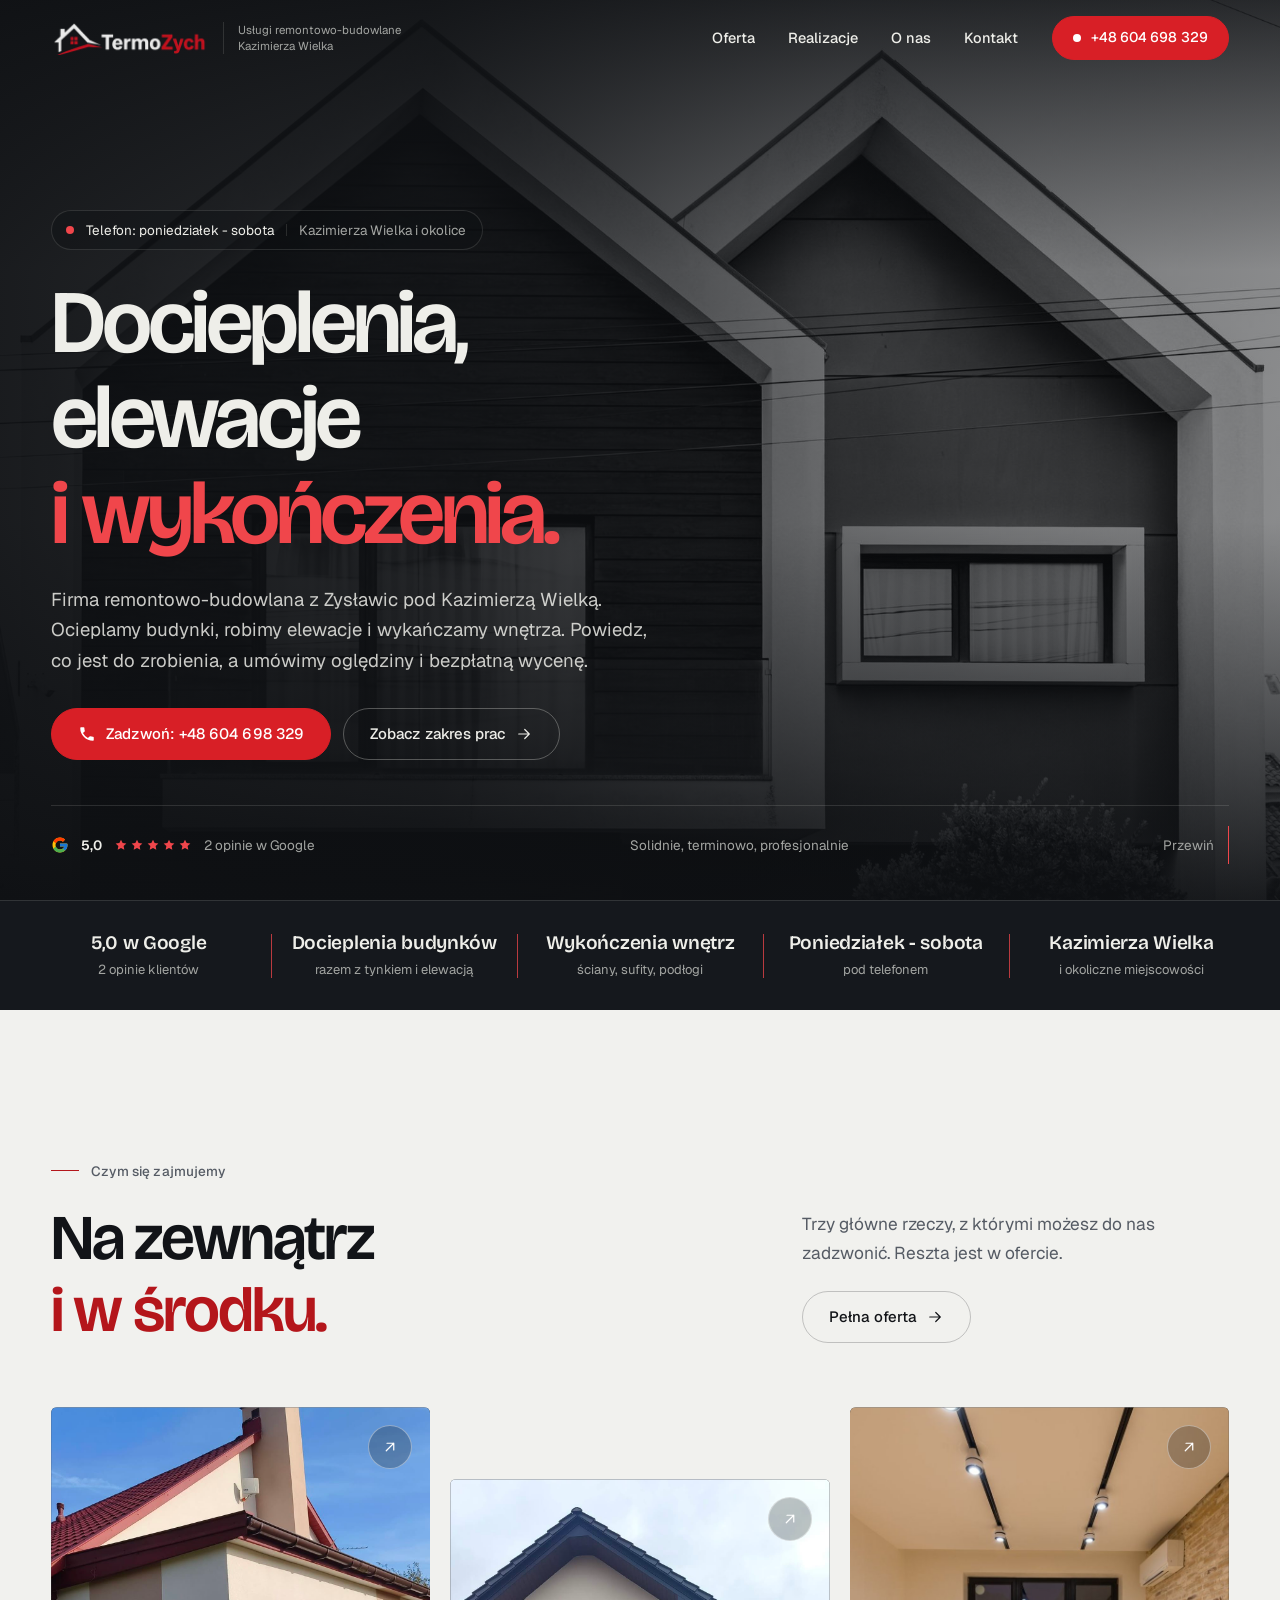
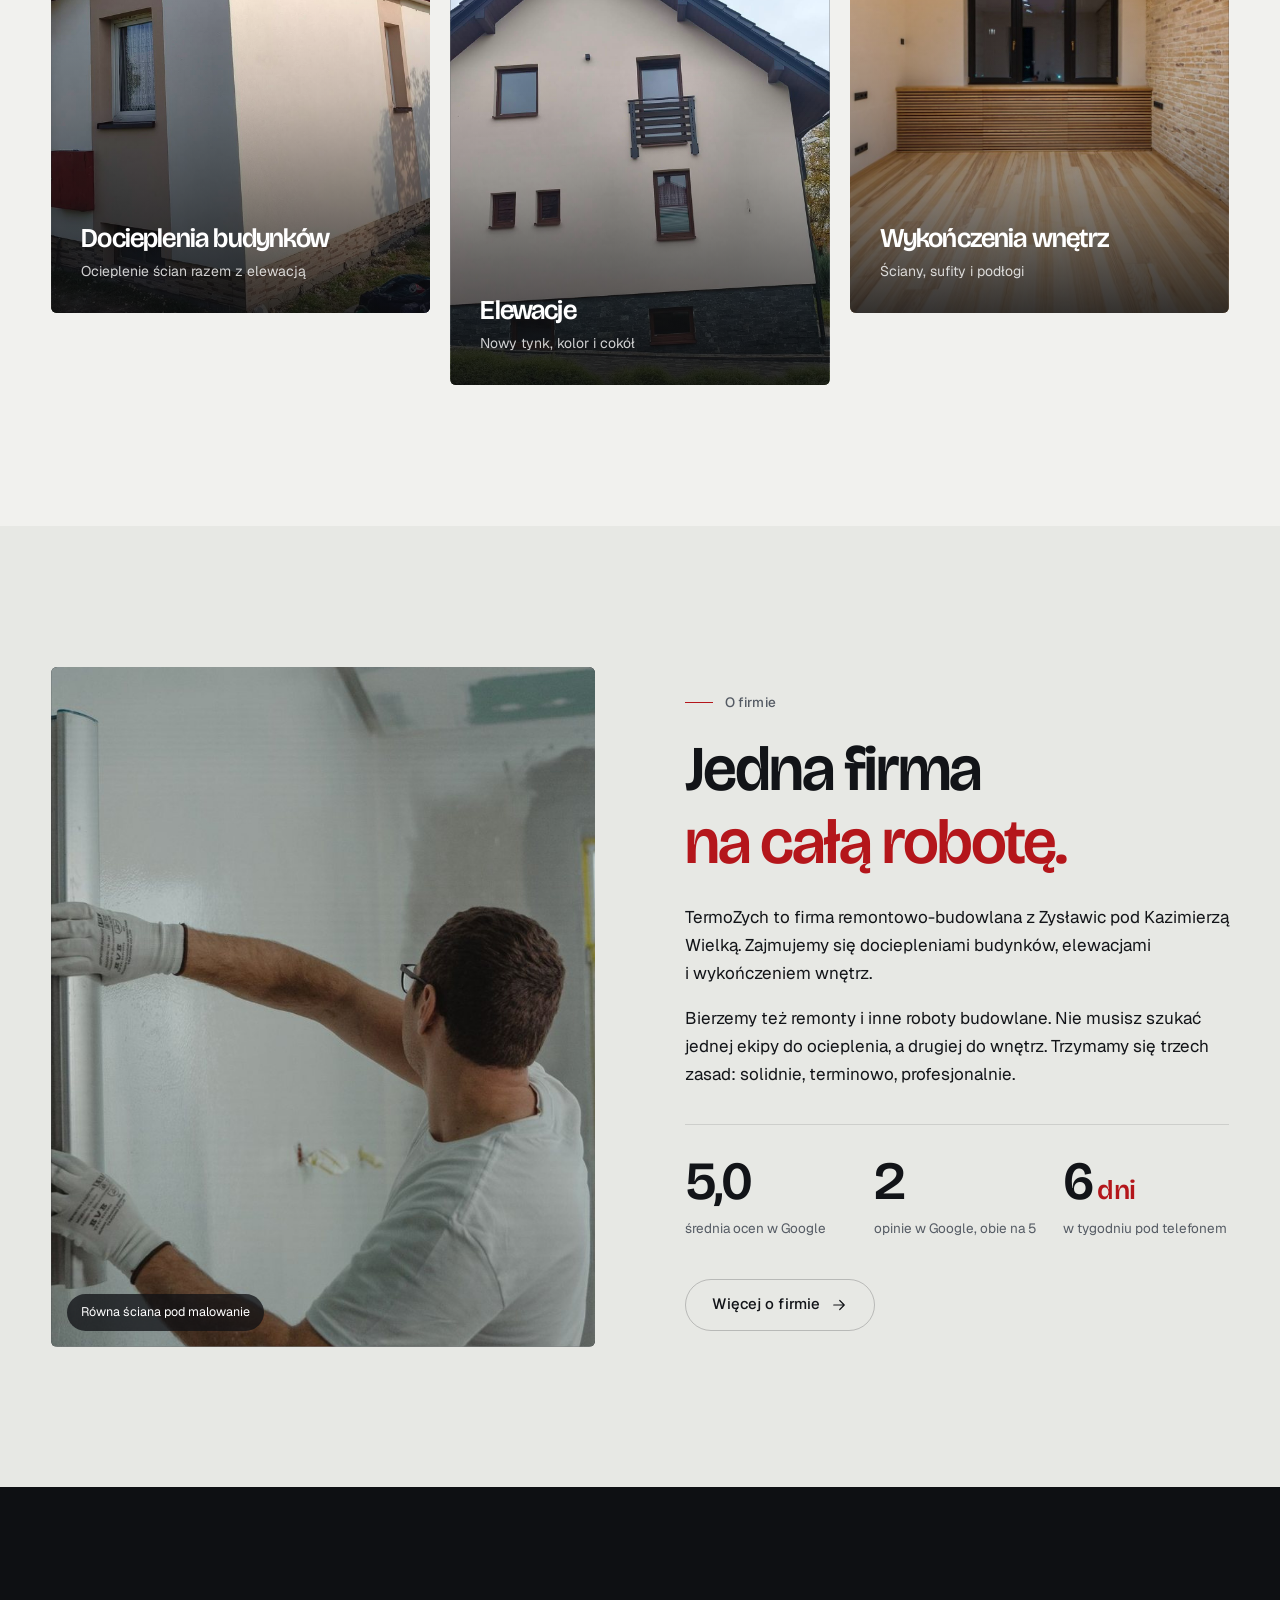
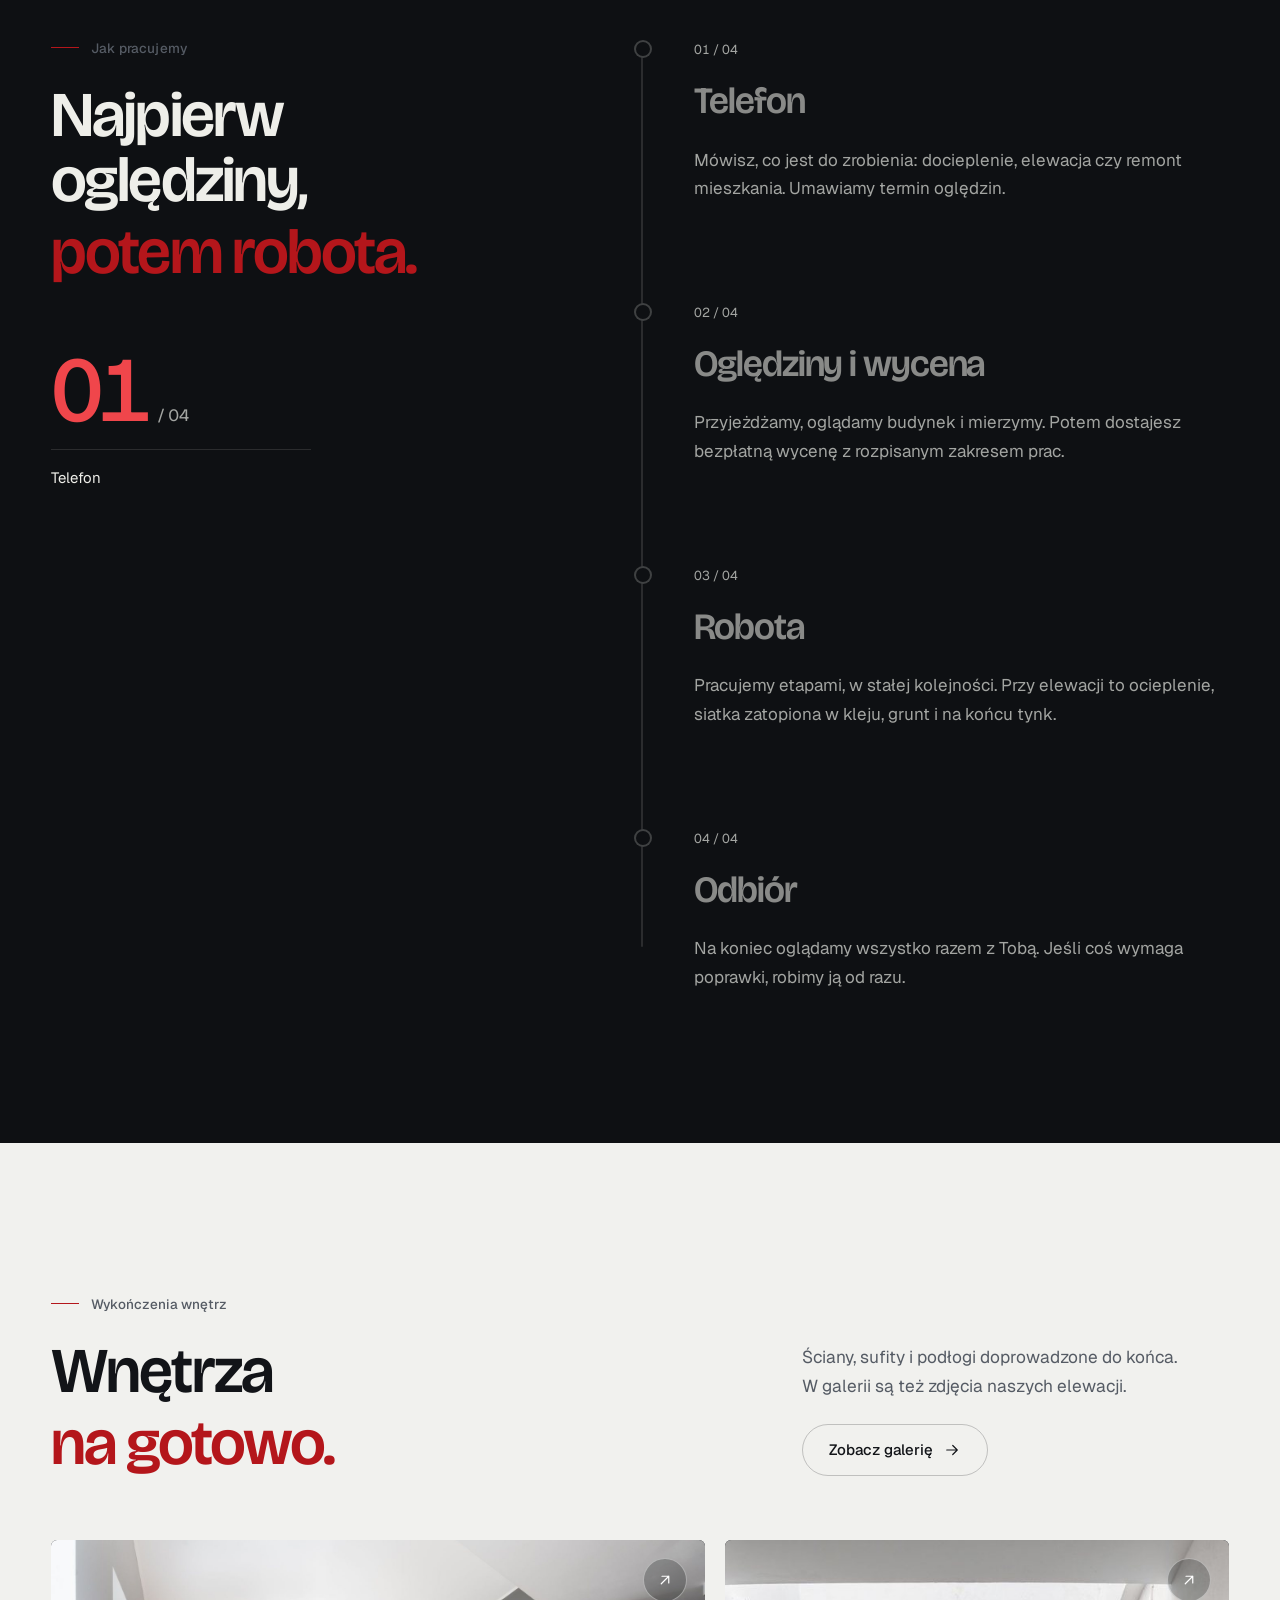
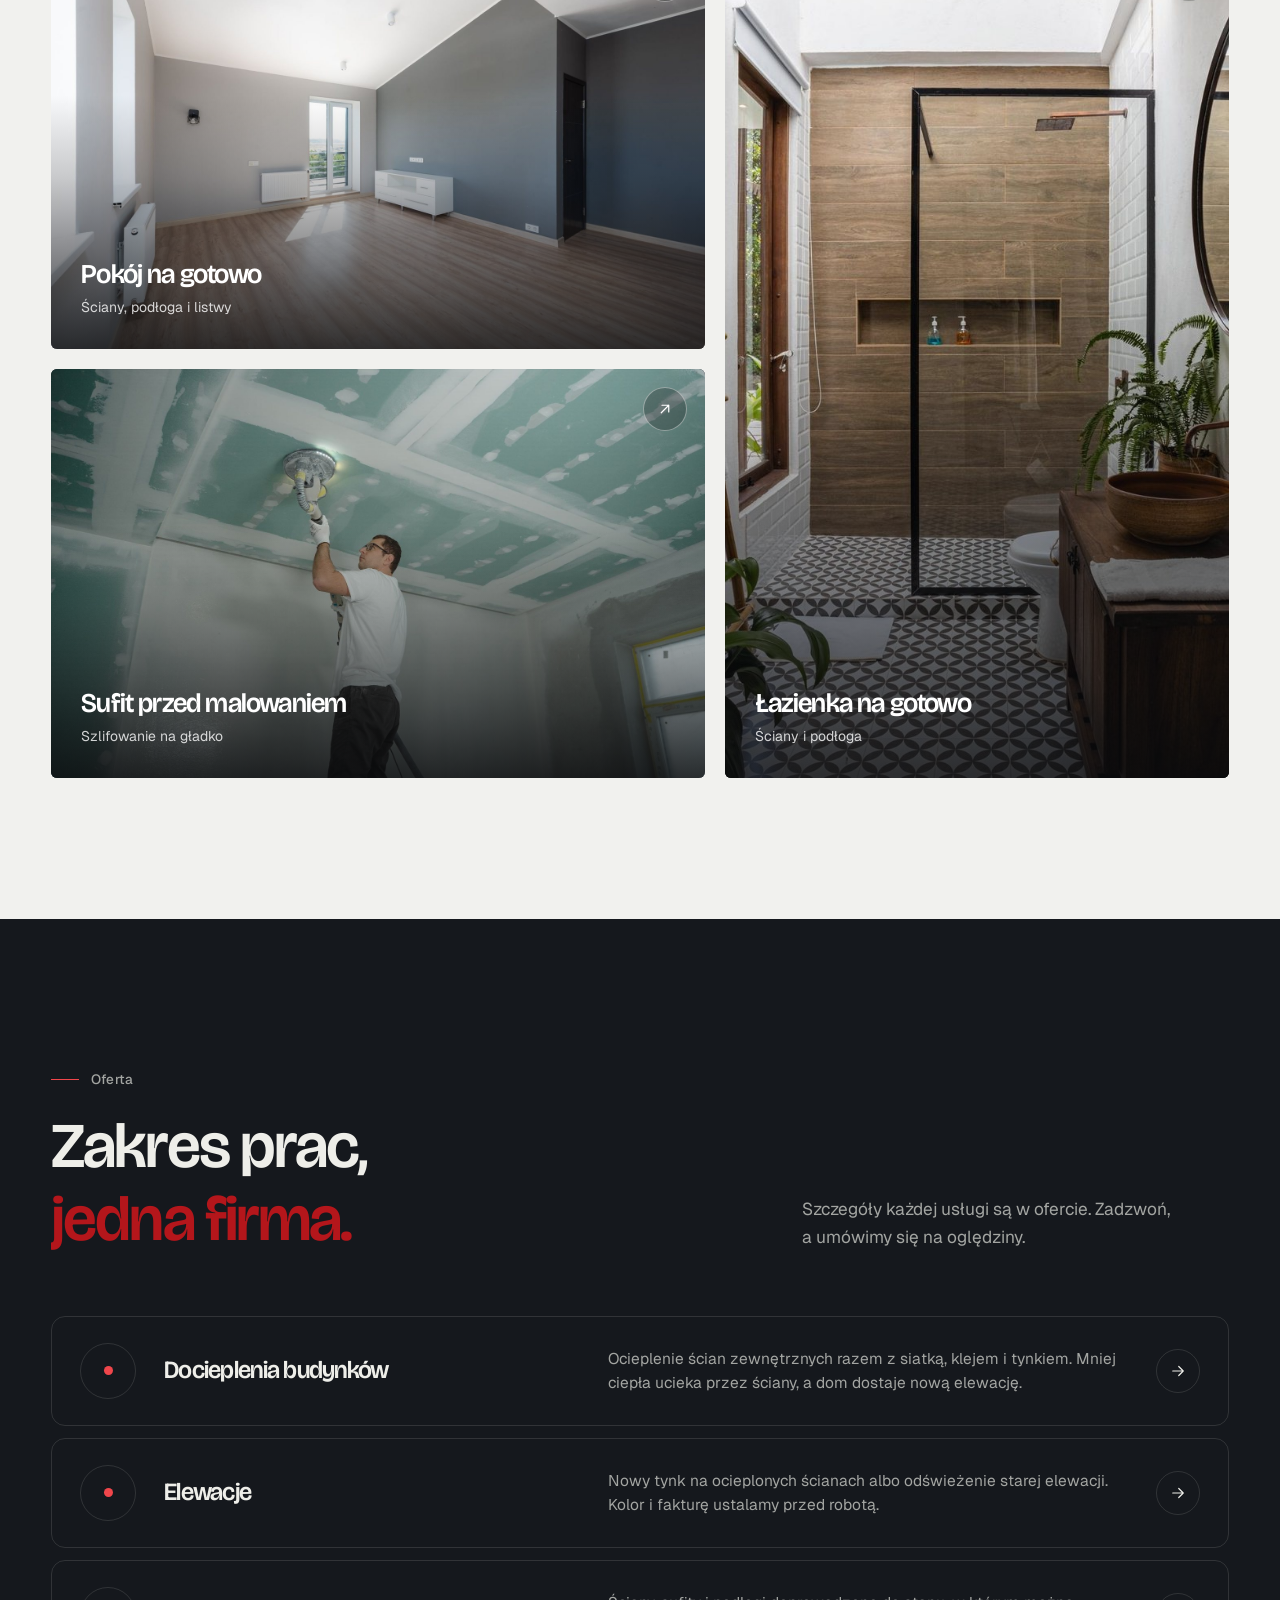
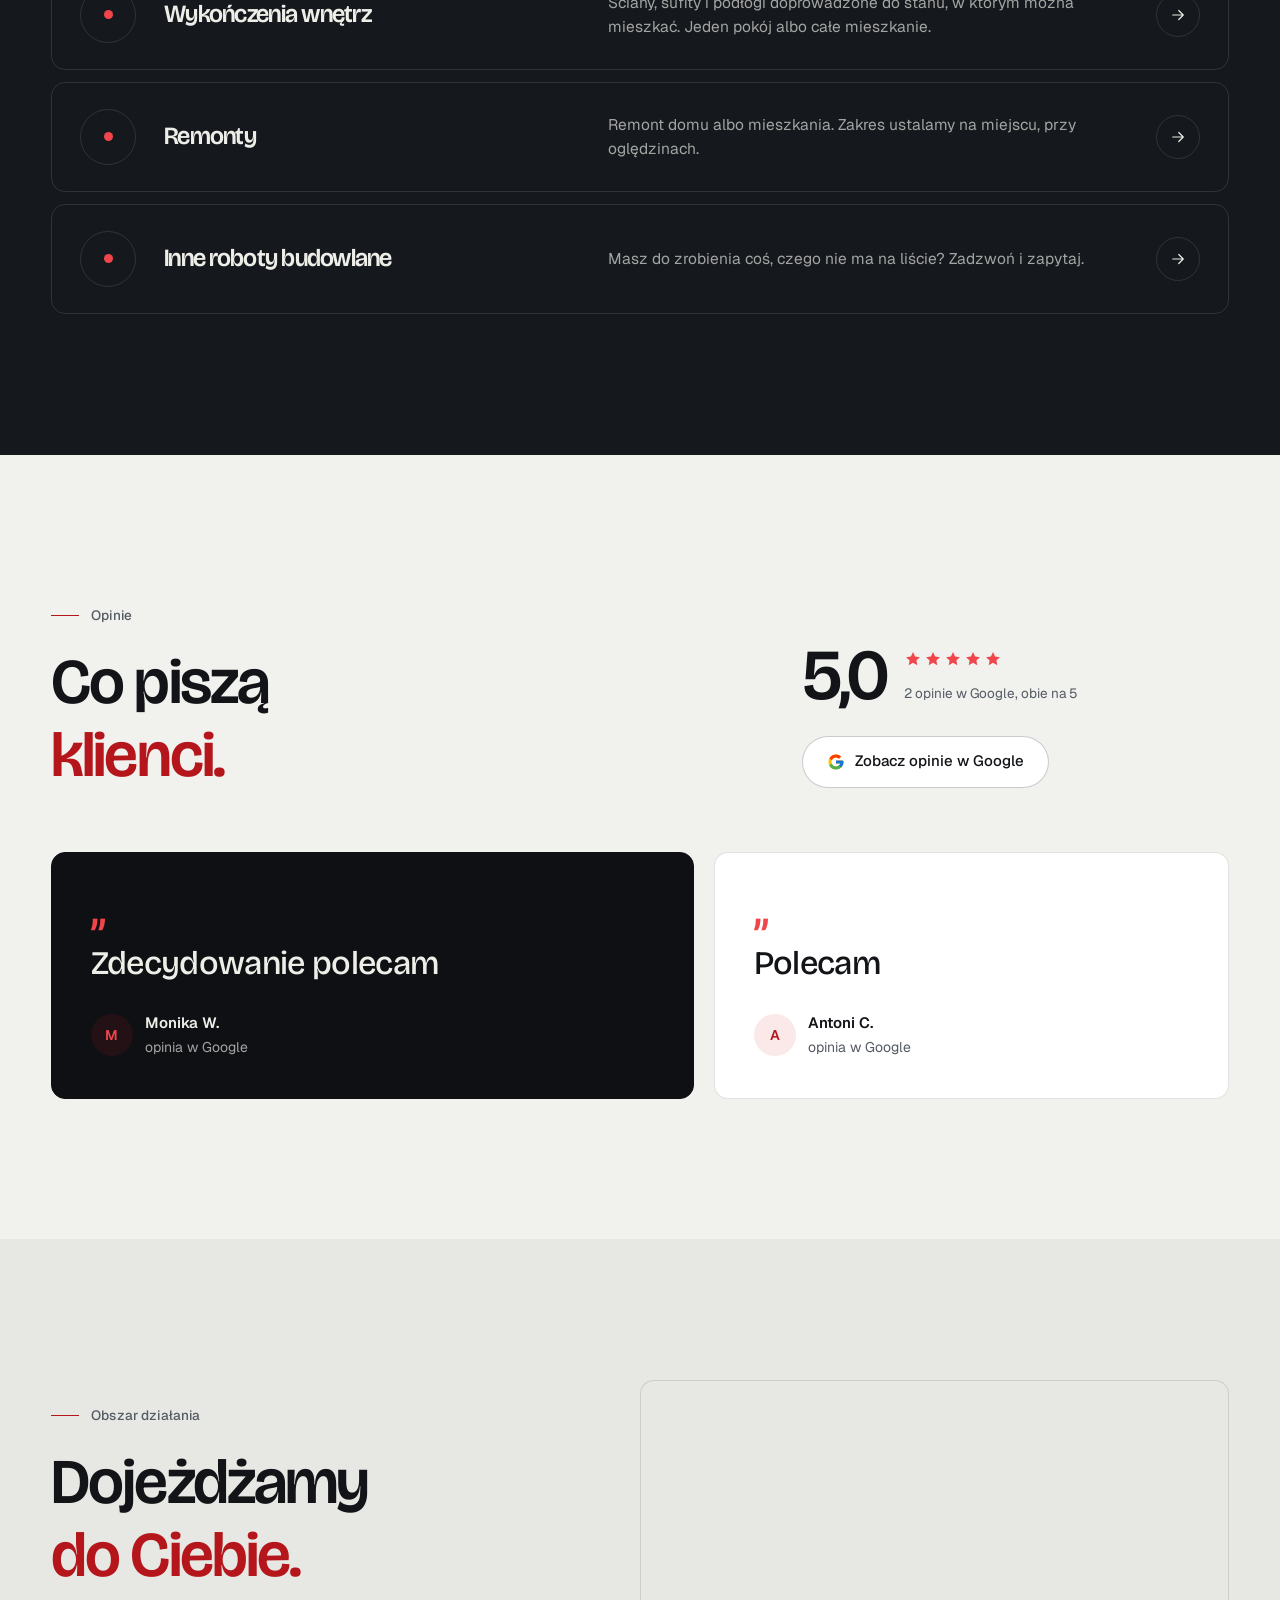
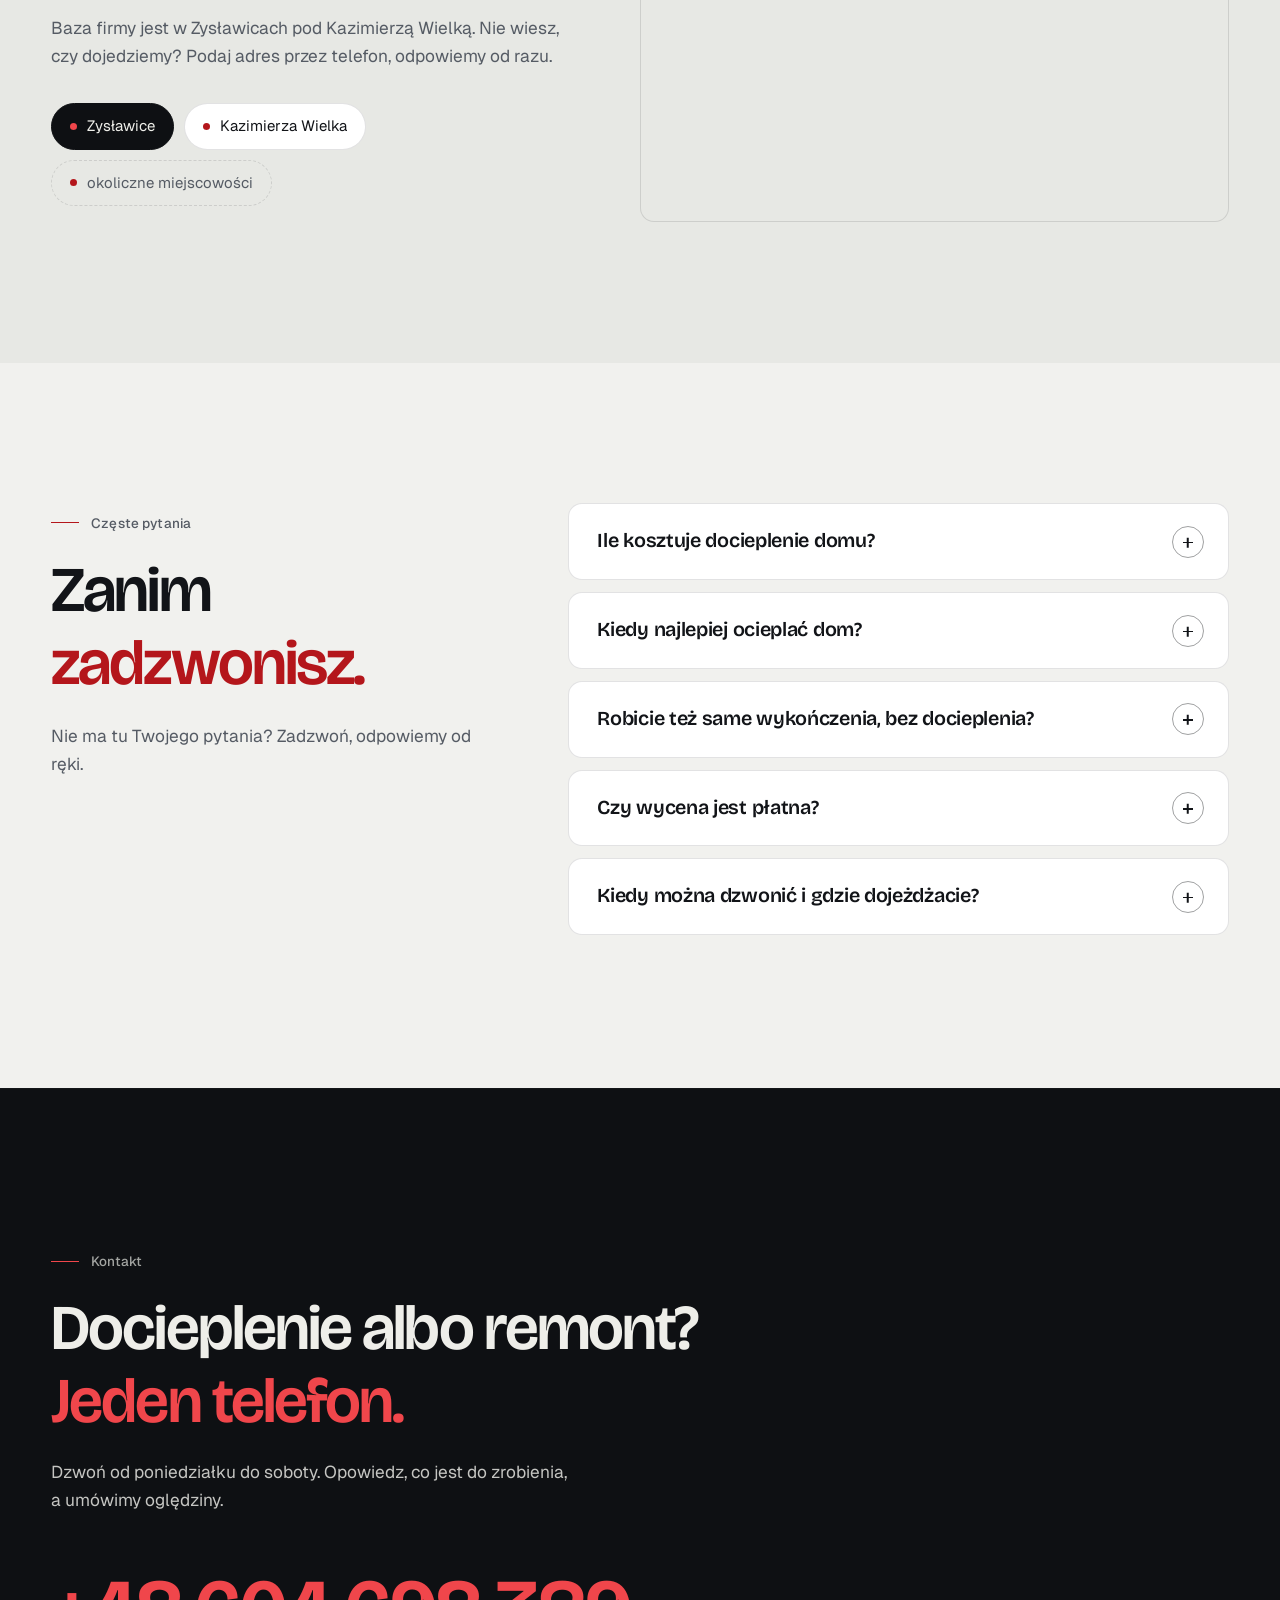
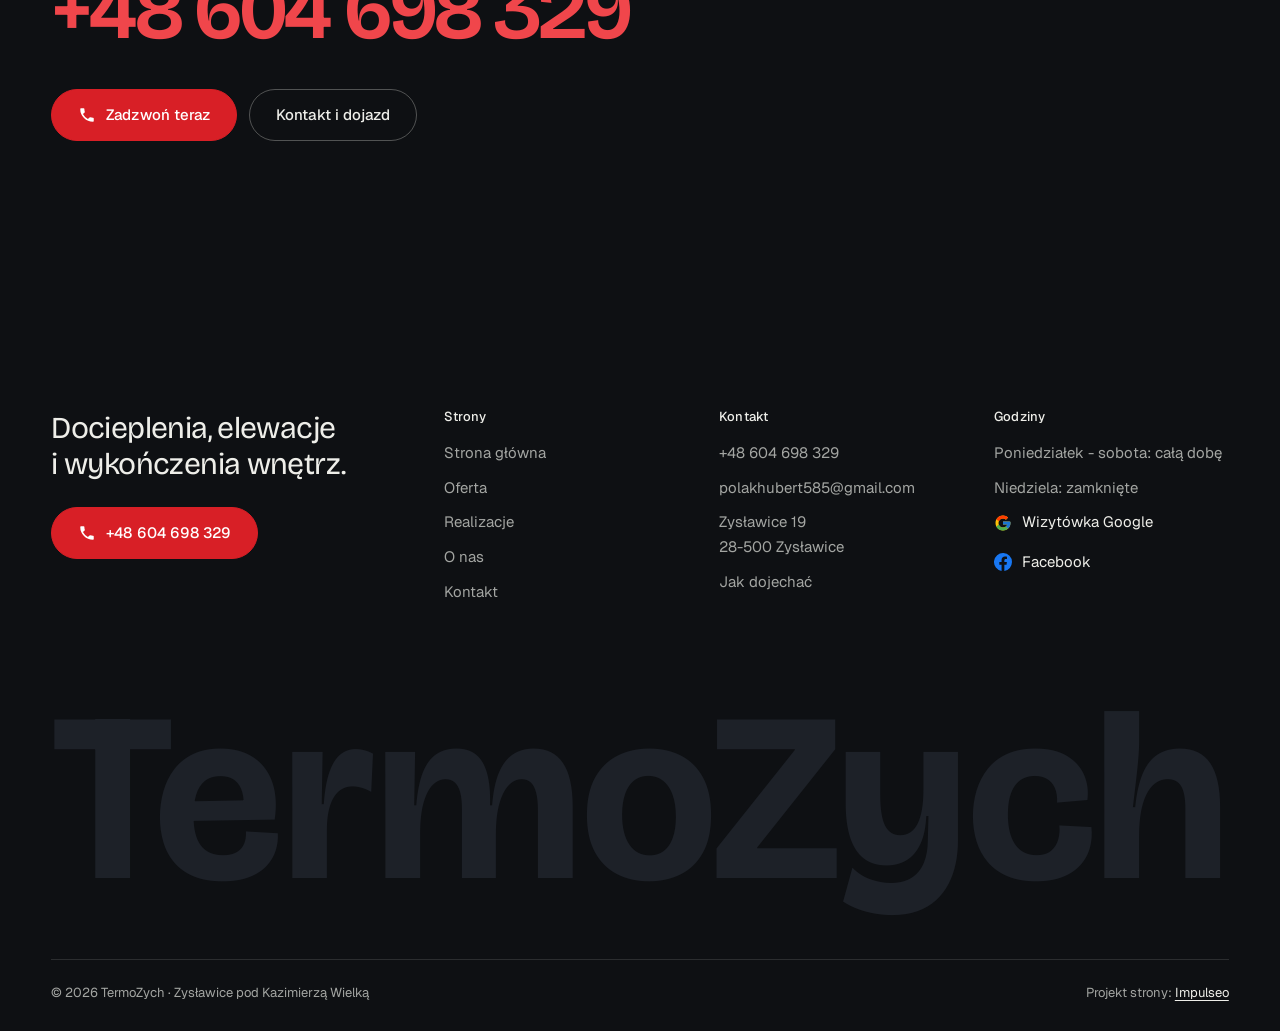
<file: index.html>
<!DOCTYPE html>
<html lang="pl">
<head>
<meta charset="UTF-8">
<meta name="viewport" content="width=device-width, initial-scale=1.0">
<title>TermoZych - docieplenia, elewacje, wykończenia | Kazimierza Wielka</title>
<meta name="description" content="Firma remontowo-budowlana z Zysławic pod Kazimierzą Wielką: docieplenia budynków, elewacje, wykończenia wnętrz i inne roboty budowlane. Telefon: +48 604 698 329.">
<link rel="canonical" href="https://impulseo-pl.github.io/termozych/">
<meta name="robots" content="noindex, nofollow">
<meta name="theme-color" content="#0E1013">
<meta property="og:type" content="website">
<meta property="og:locale" content="pl_PL">
<meta property="og:site_name" content="TermoZych">
<meta property="og:title" content="TermoZych - docieplenia, elewacje, wykończenia | Kazimierza Wielka">
<meta property="og:description" content="Firma remontowo-budowlana z Zysławic pod Kazimierzą Wielką: docieplenia budynków, elewacje, wykończenia wnętrz i inne roboty budowlane. Telefon: +48 604 698 329.">
<meta property="og:url" content="https://impulseo-pl.github.io/termozych/">
<meta property="og:image" content="https://impulseo-pl.github.io/termozych/img/og.jpg">
<meta property="og:image:width" content="1200">
<meta property="og:image:height" content="630">
<meta name="twitter:card" content="summary_large_image">
<script type="application/ld+json">{"@context": "https://schema.org", "@type": "GeneralContractor", "name": "TermoZych", "url": "https://impulseo-pl.github.io/termozych/", "telephone": "+48604698329", "email": "polakhubert585@gmail.com", "image": "https://impulseo-pl.github.io/termozych/img/og.jpg", "address": {"@type": "PostalAddress", "streetAddress": "Zysławice 19", "postalCode": "28-500", "addressLocality": "Zysławice", "addressCountry": "PL"}, "geo": {"@type": "GeoCoordinates", "latitude": 50.1900952, "longitude": 20.5107525}, "openingHours": "Mo-Sa 00:00-23:59", "areaServed": ["Kazimierza Wielka"], "aggregateRating": {"@type": "AggregateRating", "ratingValue": "5.0", "reviewCount": "2"}, "sameAs": ["https://www.facebook.com/profile.php?id=61560573417914", "https://maps.google.com/?cid=2595215931577657863"]}</script>
<script>(function(){var d=document.documentElement;d.classList.add('js');try{if(!window.matchMedia('(prefers-reduced-motion: reduce)').matches)d.classList.add('anim');}catch(e){}setTimeout(function(){if(!d.classList.contains('anim-ok'))d.classList.remove('anim');},3500);})();</script>
<script>(function(){try{var d=document.documentElement,q=/[?&]intro/.test(location.search);if(!q&&window.matchMedia&&matchMedia('(prefers-reduced-motion: reduce)').matches)return;if(!q&&sessionStorage.getItem('tz_intro'))return;sessionStorage.setItem('tz_intro','1');d.classList.add('intro-on');setTimeout(function(){d.classList.remove('intro-on','intro-gra','intro-out');d.classList.add('hero-go')},4600);}catch(e){}})();</script>
<link rel="preload" as="image" href="img/logo.png" fetchpriority="high">
<link rel="preload" as="image" href="img/hero.jpg" fetchpriority="high">
<link rel="preconnect" href="https://fonts.googleapis.com">
<link rel="preconnect" href="https://fonts.gstatic.com" crossorigin>
<link href="https://fonts.googleapis.com/css2?family=Bricolage+Grotesque:opsz,wght@12..96,400..700&family=Geist:wght@400..600&display=swap" rel="stylesheet">
<link rel="stylesheet" href="assets/styles.css?v=20261112">
<script src="assets/lenis.min.js?v=1.1.20" defer></script>
<script src="assets/main.js?v=20261112" defer></script>
<meta name="nb-deploy" content="552ba98fc819">
</head>
<body>
<a class="skip" href="#tresc">Przejdź do treści</a><header class="site-head">
<div class="intro" aria-hidden="true"><span class="intro-line"><i></i></span><span class="intro-meta">usługi remontowo-budowlane · Kazimierza Wielka</span></div><div class="head-in">
  <a class="brand" href="index.html" aria-label="TermoZych - strona główna">
    <span class="znak"><img class="wm" src="img/logo.png" alt="TermoZych" width="652" height="140" decoding="sync" fetchpriority="high"></span>
    <span class="brand-sub">Usługi remontowo-budowlane<br>Kazimierza Wielka</span>
  </a>
  <nav class="nav-links" aria-label="Menu główne">
    <a class="nl" href="oferta.html">Oferta</a><a class="nl" href="realizacje.html">Realizacje</a><a class="nl" href="o-nas.html">O&nbsp;nas</a><a class="nl" href="kontakt.html">Kontakt</a>
    <a class="btn btn-main nav-cta" href="tel:+48604698329"><span class="live" aria-hidden="true"></span>+48 604 698 329</a>
  </nav>
  <button class="burger" type="button" aria-label="Otwórz menu" aria-expanded="false" aria-controls="mnav"><span></span><span></span></button>
</div>
</header>
<script>(function(){var d=document.documentElement;if(!d.classList.contains('intro-on'))return;
var wyszlo=false,koniec=false,t0=Date.now();
function heroGotowe(){var im=document.querySelector('.hero-media img');return !!(im&&im.complete&&im.naturalWidth>0);}
function sprzataj(){if(koniec)return;koniec=true;d.classList.add('hero-go');d.classList.remove('intro-on','intro-gra','intro-out');
['--i-w','--i-h','--i-px','--i-py','--i-zmniejsz','--i-baza-w','--i-baza-h'].forEach(function(k){d.style.removeProperty(k);});
try{document.dispatchEvent(new Event('wejscie:koniec'));}catch(e){}}
function wyjdz(){if(wyszlo||koniec)return;wyszlo=true;d.classList.add('intro-out');setTimeout(function(){d.classList.add('hero-go');},240);setTimeout(sprzataj,880);}
function moze(){if(wyszlo||koniec)return;var t=Date.now()-t0;if(t>=1500&&(heroGotowe()||t>=1900))wyjdz();else setTimeout(moze,60);}
try{var znak=document.querySelector('.brand .znak'),wm=znak&&znak.querySelector('.wm');if(!wm){sprzataj();return;}
znak.classList.add('mierze');var r=wm.getBoundingClientRect();znak.classList.remove('mierze');
if(!r.width||!r.height){sprzataj();return;}
var W=window.innerWidth,H=window.innerHeight,cel=W<680?Math.min(W*0.74,330):Math.min(W*0.36,520);cel=Math.max(r.width,cel);
var u=function(k,v){d.style.setProperty(k,v);};
u('--i-w',Math.round(cel)+'px');u('--i-h',Math.round(cel*r.height/r.width)+'px');u('--i-zmniejsz',(r.width/cel).toFixed(4));
u('--i-px',Math.round(r.left+r.width/2-W/2)+'px');u('--i-py',Math.round(r.top+r.height/2-H/2)+'px');
u('--i-baza-w',Math.round(r.width)+'px');u('--i-baza-h',Math.round(r.height)+'px');
requestAnimationFrame(function(){requestAnimationFrame(function(){d.classList.add('intro-gra');t0=Date.now();moze();});});
['wheel','touchstart','keydown','pointerdown'].forEach(function(ev){window.addEventListener(ev,function(){sprzataj();},{once:true,passive:true});});
setTimeout(sprzataj,3900);
}catch(e){sprzataj();}})();</script>
<div class="mnav" id="mnav">
  <div class="mnav-in">
    <a class="ml" href="index.html" aria-current="page">Strona główna</a><a class="ml" href="oferta.html">Oferta</a><a class="ml" href="realizacje.html">Realizacje</a><a class="ml" href="o-nas.html">O&nbsp;nas</a><a class="ml" href="kontakt.html">Kontakt</a>
    <div class="mnav-foot">
      <span>Telefon odbieramy od poniedziałku do soboty</span>
      <a class="btn btn-main" href="tel:+48604698329"><svg class="ico" width="16" height="16" viewBox="0 0 24 24" fill="none" aria-hidden="true"><path d="M6.6 10.8a15.5 15.5 0 0 0 6.6 6.6l2.2-2.2a1 1 0 0 1 1-.24 11.4 11.4 0 0 0 3.6.58 1 1 0 0 1 1 1V20a1 1 0 0 1-1 1A17 17 0 0 1 3 4a1 1 0 0 1 1-1h3.5a1 1 0 0 1 1 1c0 1.25.2 2.46.58 3.6a1 1 0 0 1-.25 1l-2.23 2.2Z" fill="currentColor"/></svg>+48 604 698 329</a>
    </div>
  </div>
</div>
<main id="tresc">
<section class="hero">
  <div class="hero-media"><img src="img/hero.jpg" alt="Elewacja nowoczesnego domu z dwoma szczytami" width="1880" height="1253" decoding="async" fetchpriority="high"></div>
  <div class="hero-in">
    <p class="hero-tag up" style="--d:0"><span class="live" aria-hidden="true"></span>Telefon: poniedziałek - sobota<span class="sep" aria-hidden="true"></span><span class="muted">Kazimierza Wielka i&nbsp;okolice</span></p>
    <h1><span class="ln"><span class="ln-i" style="--k:0">Docieplenia,</span></span><span class="ln"><span class="ln-i" style="--k:1">elewacje</span></span><span class="ln"><span class="ln-i" style="--k:2"><em>i&nbsp;wykończenia.</em></span></span></h1>
    <p class="hero-lead up" style="--d:380">Firma remontowo-budowlana z&nbsp;Zysławic pod Kazimierzą Wielką. Ocieplamy budynki, robimy elewacje i&nbsp;wykańczamy wnętrza. Powiedz, co jest do zrobienia, a&nbsp;umówimy oględziny i&nbsp;bezpłatną wycenę.</p>
    <div class="hero-ctas up" style="--d:500">
      <a class="btn btn-main" href="tel:+48604698329"><svg class="ico" width="16" height="16" viewBox="0 0 24 24" fill="none" aria-hidden="true"><path d="M6.6 10.8a15.5 15.5 0 0 0 6.6 6.6l2.2-2.2a1 1 0 0 1 1-.24 11.4 11.4 0 0 0 3.6.58 1 1 0 0 1 1 1V20a1 1 0 0 1-1 1A17 17 0 0 1 3 4a1 1 0 0 1 1-1h3.5a1 1 0 0 1 1 1c0 1.25.2 2.46.58 3.6a1 1 0 0 1-.25 1l-2.23 2.2Z" fill="currentColor"/></svg>Zadzwoń: +48 604 698 329</a>
      <a class="btn btn-ghost" href="oferta.html">Zobacz zakres prac<svg class="ico arr" width="18" height="18" viewBox="0 0 24 24" fill="none" stroke="currentColor" stroke-width="1.6" stroke-linecap="round" stroke-linejoin="round" aria-hidden="true"><path d="M5 12h14M13 6l6 6-6 6"/></svg></a>
    </div>
    <div class="hero-foot up" style="--d:640">
      <span class="rate"><svg class="g-logo" viewBox="0 0 48 48" aria-hidden="true"><path fill="#FFC107" d="M43.6 20.5H42V20H24v8h11.3C33.7 32.7 29.2 36 24 36c-6.6 0-12-5.4-12-12s5.4-12 12-12c3.1 0 5.8 1.2 7.9 3.1l5.7-5.7C34 6.1 29.3 4 24 4 12.9 4 4 12.9 4 24s8.9 20 20 20 20-8.9 20-20c0-1.3-.1-2.4-.4-3.5z"/><path fill="#FF3D00" d="m6.3 14.7 6.6 4.8C14.7 15.1 19 12 24 12c3.1 0 5.8 1.2 7.9 3.1l5.7-5.7C34 6.1 29.3 4 24 4 16.3 4 9.7 8.3 6.3 14.7z"/><path fill="#4CAF50" d="M24 44c5.2 0 9.9-2 13.4-5.2l-6.2-5.2A11.9 11.9 0 0 1 24 36c-5.2 0-9.6-3.3-11.3-7.9l-6.5 5C9.5 39.6 16.2 44 24 44z"/><path fill="#1976D2" d="M43.6 20.5H42V20H24v8h11.3a12 12 0 0 1-4.1 5.6l6.2 5.2C37 39.2 44 34 44 24c0-1.3-.1-2.4-.4-3.5z"/></svg><b>5,0</b><span class="stars" aria-label="Ocena 5 na 5"><svg viewBox="0 0 24 24" aria-hidden="true"><path fill="currentColor" d="M12 2.8l2.8 5.9 6.4.8-4.7 4.4 1.2 6.3L12 17.1l-5.7 3.1 1.2-6.3L2.8 9.5l6.4-.8z"/></svg><svg viewBox="0 0 24 24" aria-hidden="true"><path fill="currentColor" d="M12 2.8l2.8 5.9 6.4.8-4.7 4.4 1.2 6.3L12 17.1l-5.7 3.1 1.2-6.3L2.8 9.5l6.4-.8z"/></svg><svg viewBox="0 0 24 24" aria-hidden="true"><path fill="currentColor" d="M12 2.8l2.8 5.9 6.4.8-4.7 4.4 1.2 6.3L12 17.1l-5.7 3.1 1.2-6.3L2.8 9.5l6.4-.8z"/></svg><svg viewBox="0 0 24 24" aria-hidden="true"><path fill="currentColor" d="M12 2.8l2.8 5.9 6.4.8-4.7 4.4 1.2 6.3L12 17.1l-5.7 3.1 1.2-6.3L2.8 9.5l6.4-.8z"/></svg><svg viewBox="0 0 24 24" aria-hidden="true"><path fill="currentColor" d="M12 2.8l2.8 5.9 6.4.8-4.7 4.4 1.2 6.3L12 17.1l-5.7 3.1 1.2-6.3L2.8 9.5l6.4-.8z"/></svg></span><span>2 opinie w&nbsp;Google</span></span>
      <span>Solidnie, terminowo, profesjonalnie</span>
      <span class="cue" aria-hidden="true">Przewiń<span class="cue-line"><i></i></span></span>
    </div>
  </div>
</section>

<section class="strip" aria-label="Najważniejsze w skrócie">
  <div class="strip-in">
    <div class="strip-it"><div class="k">5,0 w&nbsp;Google</div><div class="v">2 opinie klientów</div></div>
    <div class="strip-it"><div class="k">Docieplenia budynków</div><div class="v">razem z&nbsp;tynkiem i&nbsp;elewacją</div></div>
    <div class="strip-it"><div class="k">Wykończenia wnętrz</div><div class="v">ściany, sufity, podłogi</div></div>
    <div class="strip-it"><div class="k">Poniedziałek - sobota</div><div class="v">pod telefonem</div></div>
    <div class="strip-it"><div class="k">Kazimierza Wielka</div><div class="v">i&nbsp;okoliczne miejscowości</div></div>
  </div>
</section>
<section class="sec" id="uslugi">
  <div class="wrap">
    <div class="sec-head">
      <div>
        <p class="eyebrow rv">Czym się zajmujemy</p>
        <h2 class="h2 rv rv-h"><span class="ln"><span class="ln-i" style="--k:0">Na zewnątrz</span></span><span class="ln"><span class="ln-i" style="--k:1"><em>i&nbsp;w&nbsp;środku.</em></span></span></h2>
      </div>
      <div class="side rv" style="--d:120">
        <p class="lead">Trzy główne rzeczy, z&nbsp;którymi możesz do nas zadzwonić. Reszta jest w&nbsp;ofercie.</p>
        <a class="btn btn-ghost" href="oferta.html">Pełna oferta<svg class="ico arr" width="18" height="18" viewBox="0 0 24 24" fill="none" stroke="currentColor" stroke-width="1.6" stroke-linecap="round" stroke-linejoin="round" aria-hidden="true"><path d="M5 12h14M13 6l6 6-6 6"/></svg></a>
      </div>
    </div>
    <div class="tiles-3">
      <a class="tile rv-img rv" style="--d:0" href="oferta.html#docieplenia">
        <img src="img/kafel-docieplenie.jpg" alt="Narożnik domu po dociepleniu, jasny tynk i cokół z płytek" width="1200" height="1600" decoding="async">
        <span class="go" aria-hidden="true"><svg class="ico" width="18" height="18" viewBox="0 0 24 24" fill="none" stroke="currentColor" stroke-width="1.6" stroke-linecap="round" stroke-linejoin="round" aria-hidden="true"><path d="M7 17 17 7M8 7h9v9"/></svg></span>
        <span class="tile-cap"><h3>Docieplenia budynków</h3><span>Ocieplenie ścian razem z&nbsp;elewacją</span></span>
      </a><a class="tile rv-img rv" style="--d:120" href="oferta.html#elewacje">
        <img src="img/kafel-elewacja.jpg" alt="Ściana szczytowa domu z nową elewacją i cokołem z kamienia" width="1200" height="1600" decoding="async">
        <span class="go" aria-hidden="true"><svg class="ico" width="18" height="18" viewBox="0 0 24 24" fill="none" stroke="currentColor" stroke-width="1.6" stroke-linecap="round" stroke-linejoin="round" aria-hidden="true"><path d="M7 17 17 7M8 7h9v9"/></svg></span>
        <span class="tile-cap"><h3>Elewacje</h3><span>Nowy tynk, kolor i&nbsp;cokół</span></span>
      </a><a class="tile rv-img rv" style="--d:240" href="oferta.html#wykonczenia">
        <img src="img/g3.jpg" alt="Wykończony pokój z drewnianą podłogą i ścianą z cegły" width="1600" height="1068" decoding="async">
        <span class="go" aria-hidden="true"><svg class="ico" width="18" height="18" viewBox="0 0 24 24" fill="none" stroke="currentColor" stroke-width="1.6" stroke-linecap="round" stroke-linejoin="round" aria-hidden="true"><path d="M7 17 17 7M8 7h9v9"/></svg></span>
        <span class="tile-cap"><h3>Wykończenia wnętrz</h3><span>Ściany, sufity i&nbsp;podłogi</span></span>
      </a>
    </div>
  </div>
</section>
<section class="sec paper-2">
  <div class="wrap about">
    <figure class="fig rv-img rv">
      <img src="img/about.jpg" alt="Wyrównywanie ściany długą pacą przed malowaniem" width="1600" height="1066" decoding="async" data-plx="36" style="height:112%;margin-top:-6%">
      <figcaption class="fig-tag">Równa ściana pod malowanie</figcaption>
    </figure>
    <div>
      <p class="eyebrow rv">O firmie</p>
      <h2 class="h2 rv rv-h"><span class="ln"><span class="ln-i" style="--k:0">Jedna firma</span></span><span class="ln"><span class="ln-i" style="--k:1"><em>na całą robotę.</em></span></span></h2>
      <p class="rv" style="--d:100;margin-top:28px">TermoZych to firma remontowo-budowlana z&nbsp;Zysławic pod Kazimierzą Wielką. Zajmujemy się dociepleniami budynków, elewacjami i&nbsp;wykończeniem wnętrz.</p>
      <p class="rv" style="--d:160">Bierzemy też remonty i&nbsp;inne roboty budowlane. Nie musisz szukać jednej ekipy do ocieplenia, a&nbsp;drugiej do wnętrz. Trzymamy się trzech zasad: solidnie, terminowo, profesjonalnie.</p>
      <div class="stats rv" style="--d:200">
        <div class="stat"><b><span class="num" data-to="5,0">5,0</span></b><span>średnia ocen w&nbsp;Google</span></div>
        <div class="stat"><b><span class="num" data-to="2">2</span></b><span>opinie w&nbsp;Google, obie na 5</span></div>
        <div class="stat"><b><span class="num" data-to="6">6</span><small>dni</small></b><span>w&nbsp;tygodniu pod telefonem</span></div>
      </div>
      <a class="btn btn-ghost rv" style="--d:240" href="o-nas.html">Więcej o&nbsp;firmie<svg class="ico arr" width="18" height="18" viewBox="0 0 24 24" fill="none" stroke="currentColor" stroke-width="1.6" stroke-linecap="round" stroke-linejoin="round" aria-hidden="true"><path d="M5 12h14M13 6l6 6-6 6"/></svg></a>
    </div>
  </div>
</section>
<section class="proces proces-os sec">
  <div class="wrap proc-grid">
    <div class="proc-side">
      <p class="eyebrow rv">Jak pracujemy</p>
      <h2 class="h2 rv rv-h"><span class="ln"><span class="ln-i" style="--k:0">Najpierw oględziny,</span></span><span class="ln"><span class="ln-i" style="--k:1"><em>potem robota.</em></span></span></h2>
      <div class="proc-count rv" style="--d:160" aria-hidden="true"><b>01</b><span>/ 04</span></div>
      <p class="proc-now rv" style="--d:200" aria-hidden="true">Telefon</p>
    </div>
    <div class="proc-steps">
      <span class="wire" aria-hidden="true"><i></i></span>
      <ol class="proc-ol"><li class="step" data-nazwa="Telefon">
          <span class="no">01 / 04</span>
          <h3>Telefon</h3>
          <p>Mówisz, co jest do zrobienia: docieplenie, elewacja czy remont mieszkania. Umawiamy termin oględzin.</p>
        </li><li class="step" data-nazwa="Oględziny i wycena">
          <span class="no">02 / 04</span>
          <h3>Oględziny i&nbsp;wycena</h3>
          <p>Przyjeżdżamy, oglądamy budynek i&nbsp;mierzymy. Potem dostajesz bezpłatną wycenę z&nbsp;rozpisanym zakresem prac.</p>
        </li><li class="step" data-nazwa="Robota">
          <span class="no">03 / 04</span>
          <h3>Robota</h3>
          <p>Pracujemy etapami, w&nbsp;stałej kolejności. Przy elewacji to ocieplenie, siatka zatopiona w&nbsp;kleju, grunt i&nbsp;na końcu tynk.</p>
        </li><li class="step" data-nazwa="Odbiór">
          <span class="no">04 / 04</span>
          <h3>Odbiór</h3>
          <p>Na koniec oglądamy wszystko razem z&nbsp;Tobą. Jeśli coś wymaga poprawki, robimy ją od razu.</p>
        </li></ol>
    </div>
  </div>
</section>
<section class="sec">
  <div class="wrap">
    <div class="sec-head">
      <div>
        <p class="eyebrow rv">Wykończenia wnętrz</p>
        <h2 class="h2 rv rv-h"><span class="ln"><span class="ln-i" style="--k:0">Wnętrza</span></span><span class="ln"><span class="ln-i" style="--k:1"><em>na gotowo.</em></span></span></h2>
      </div>
      <div class="side rv" style="--d:120">
        <p class="lead">Ściany, sufity i&nbsp;podłogi doprowadzone do końca. W&nbsp;galerii są też zdjęcia naszych elewacji.</p>
        <a class="btn btn-ghost" href="realizacje.html">Zobacz galerię<svg class="ico arr" width="18" height="18" viewBox="0 0 24 24" fill="none" stroke="currentColor" stroke-width="1.6" stroke-linecap="round" stroke-linejoin="round" aria-hidden="true"><path d="M5 12h14M13 6l6 6-6 6"/></svg></a>
      </div>
    </div>
    <div class="gal-3">
      <a class="tile rv-img rv" style="--d:0" href="realizacje.html">
        <img src="img/g10.jpg" alt="Pusty pokój po wykończeniu, szare ściany i jasna podłoga" width="1600" height="1068" loading="lazy" decoding="async">
        <span class="go" aria-hidden="true"><svg class="ico" width="18" height="18" viewBox="0 0 24 24" fill="none" stroke="currentColor" stroke-width="1.6" stroke-linecap="round" stroke-linejoin="round" aria-hidden="true"><path d="M7 17 17 7M8 7h9v9"/></svg></span>
        <span class="tile-cap"><h3>Pokój na gotowo</h3><span>Ściany, podłoga i&nbsp;listwy</span></span>
      </a><a class="tile rv-img rv" style="--d:120" href="realizacje.html">
        <img src="img/g14.jpg" alt="Łazienka z prysznicem, płytki drewnopodobne i wzorzysta podłoga" width="1600" height="1066" loading="lazy" decoding="async">
        <span class="go" aria-hidden="true"><svg class="ico" width="18" height="18" viewBox="0 0 24 24" fill="none" stroke="currentColor" stroke-width="1.6" stroke-linecap="round" stroke-linejoin="round" aria-hidden="true"><path d="M7 17 17 7M8 7h9v9"/></svg></span>
        <span class="tile-cap"><h3>Łazienka na gotowo</h3><span>Ściany i&nbsp;podłoga</span></span>
      </a><a class="tile rv-img rv" style="--d:240" href="realizacje.html">
        <img src="img/gk-1.jpg" alt="Szlifowanie sufitu przed malowaniem" width="1600" height="1066" loading="lazy" decoding="async">
        <span class="go" aria-hidden="true"><svg class="ico" width="18" height="18" viewBox="0 0 24 24" fill="none" stroke="currentColor" stroke-width="1.6" stroke-linecap="round" stroke-linejoin="round" aria-hidden="true"><path d="M7 17 17 7M8 7h9v9"/></svg></span>
        <span class="tile-cap"><h3>Sufit przed malowaniem</h3><span>Szlifowanie na gładko</span></span>
      </a>
    </div>
  </div>
</section>
<section class="sec dark-2" id="oferta">
  <div class="wrap">
    <div class="sec-head">
      <div>
        <p class="eyebrow rv">Oferta</p>
        <h2 class="h2 rv rv-h"><span class="ln"><span class="ln-i" style="--k:0">Zakres prac,</span></span><span class="ln"><span class="ln-i" style="--k:1"><em>jedna firma.</em></span></span></h2>
      </div>
      <div class="side rv" style="--d:120">
        <p class="lead">Szczegóły każdej usługi są w&nbsp;ofercie. Zadzwoń, a&nbsp;umówimy się na oględziny.</p>
      </div>
    </div>
    <div class="svc-list">
      <a class="card rv" style="--d:0" href="oferta.html#docieplenia">
        <span class="ic" aria-hidden="true"></span>
        <h3>Docieplenia budynków</h3>
        <p>Ocieplenie ścian zewnętrznych razem z&nbsp;siatką, klejem i&nbsp;tynkiem. Mniej ciepła ucieka przez ściany, a&nbsp;dom dostaje nową elewację.</p>
        <span class="go" aria-hidden="true"><svg class="ico arr" width="18" height="18" viewBox="0 0 24 24" fill="none" stroke="currentColor" stroke-width="1.6" stroke-linecap="round" stroke-linejoin="round" aria-hidden="true"><path d="M5 12h14M13 6l6 6-6 6"/></svg></span>
      </a><a class="card rv" style="--d:60" href="oferta.html#elewacje">
        <span class="ic" aria-hidden="true"></span>
        <h3>Elewacje</h3>
        <p>Nowy tynk na ocieplonych ścianach albo odświeżenie starej elewacji. Kolor i&nbsp;fakturę ustalamy przed robotą.</p>
        <span class="go" aria-hidden="true"><svg class="ico arr" width="18" height="18" viewBox="0 0 24 24" fill="none" stroke="currentColor" stroke-width="1.6" stroke-linecap="round" stroke-linejoin="round" aria-hidden="true"><path d="M5 12h14M13 6l6 6-6 6"/></svg></span>
      </a><a class="card rv" style="--d:120" href="oferta.html#wykonczenia">
        <span class="ic" aria-hidden="true"></span>
        <h3>Wykończenia wnętrz</h3>
        <p>Ściany, sufity i&nbsp;podłogi doprowadzone do stanu, w&nbsp;którym można mieszkać. Jeden pokój albo całe mieszkanie.</p>
        <span class="go" aria-hidden="true"><svg class="ico arr" width="18" height="18" viewBox="0 0 24 24" fill="none" stroke="currentColor" stroke-width="1.6" stroke-linecap="round" stroke-linejoin="round" aria-hidden="true"><path d="M5 12h14M13 6l6 6-6 6"/></svg></span>
      </a><a class="card rv" style="--d:180" href="oferta.html#dodatkowo">
        <span class="ic" aria-hidden="true"></span>
        <h3>Remonty</h3>
        <p>Remont domu albo mieszkania. Zakres ustalamy na miejscu, przy oględzinach.</p>
        <span class="go" aria-hidden="true"><svg class="ico arr" width="18" height="18" viewBox="0 0 24 24" fill="none" stroke="currentColor" stroke-width="1.6" stroke-linecap="round" stroke-linejoin="round" aria-hidden="true"><path d="M5 12h14M13 6l6 6-6 6"/></svg></span>
      </a><a class="card rv" style="--d:240" href="oferta.html#dodatkowo">
        <span class="ic" aria-hidden="true"></span>
        <h3>Inne roboty budowlane</h3>
        <p>Masz do zrobienia coś, czego nie ma na liście? Zadzwoń i&nbsp;zapytaj.</p>
        <span class="go" aria-hidden="true"><svg class="ico arr" width="18" height="18" viewBox="0 0 24 24" fill="none" stroke="currentColor" stroke-width="1.6" stroke-linecap="round" stroke-linejoin="round" aria-hidden="true"><path d="M5 12h14M13 6l6 6-6 6"/></svg></span>
      </a>
    </div>
  </div>
</section>
<section class="opinie sec" id="opinie">
  <div class="wrap">
    <div class="sec-head">
      <div>
        <p class="eyebrow rv">Opinie</p>
        <h2 class="h2 rv rv-h"><span class="ln"><span class="ln-i" style="--k:0">Co piszą</span></span><span class="ln"><span class="ln-i" style="--k:1"><em>klienci.</em></span></span></h2>
      </div>
      <div class="side rv" style="--d:120">
        <div class="op-meta"><span class="big">5,0</span><span><span class="stars" aria-label="Ocena 5 na 5"><svg viewBox="0 0 24 24" aria-hidden="true"><path fill="currentColor" d="M12 2.8l2.8 5.9 6.4.8-4.7 4.4 1.2 6.3L12 17.1l-5.7 3.1 1.2-6.3L2.8 9.5l6.4-.8z"/></svg><svg viewBox="0 0 24 24" aria-hidden="true"><path fill="currentColor" d="M12 2.8l2.8 5.9 6.4.8-4.7 4.4 1.2 6.3L12 17.1l-5.7 3.1 1.2-6.3L2.8 9.5l6.4-.8z"/></svg><svg viewBox="0 0 24 24" aria-hidden="true"><path fill="currentColor" d="M12 2.8l2.8 5.9 6.4.8-4.7 4.4 1.2 6.3L12 17.1l-5.7 3.1 1.2-6.3L2.8 9.5l6.4-.8z"/></svg><svg viewBox="0 0 24 24" aria-hidden="true"><path fill="currentColor" d="M12 2.8l2.8 5.9 6.4.8-4.7 4.4 1.2 6.3L12 17.1l-5.7 3.1 1.2-6.3L2.8 9.5l6.4-.8z"/></svg><svg viewBox="0 0 24 24" aria-hidden="true"><path fill="currentColor" d="M12 2.8l2.8 5.9 6.4.8-4.7 4.4 1.2 6.3L12 17.1l-5.7 3.1 1.2-6.3L2.8 9.5l6.4-.8z"/></svg></span><small>2 opinie w&nbsp;Google, obie na 5</small></span></div>
        <a class="op-google" href="https://maps.google.com/?cid=2595215931577657863" target="_blank" rel="noopener"><svg class="g-logo" viewBox="0 0 48 48" aria-hidden="true"><path fill="#FFC107" d="M43.6 20.5H42V20H24v8h11.3C33.7 32.7 29.2 36 24 36c-6.6 0-12-5.4-12-12s5.4-12 12-12c3.1 0 5.8 1.2 7.9 3.1l5.7-5.7C34 6.1 29.3 4 24 4 12.9 4 4 12.9 4 24s8.9 20 20 20 20-8.9 20-20c0-1.3-.1-2.4-.4-3.5z"/><path fill="#FF3D00" d="m6.3 14.7 6.6 4.8C14.7 15.1 19 12 24 12c3.1 0 5.8 1.2 7.9 3.1l5.7-5.7C34 6.1 29.3 4 24 4 16.3 4 9.7 8.3 6.3 14.7z"/><path fill="#4CAF50" d="M24 44c5.2 0 9.9-2 13.4-5.2l-6.2-5.2A11.9 11.9 0 0 1 24 36c-5.2 0-9.6-3.3-11.3-7.9l-6.5 5C9.5 39.6 16.2 44 24 44z"/><path fill="#1976D2" d="M43.6 20.5H42V20H24v8h11.3a12 12 0 0 1-4.1 5.6l6.2 5.2C37 39.2 44 34 44 24c0-1.3-.1-2.4-.4-3.5z"/></svg>Zobacz opinie w&nbsp;Google</a>
      </div>
    </div>
    <div class="opinie-grid dwie">
      <figure class="op-card feat rv" style="--d:0">
          <span class="q" aria-hidden="true">„</span>
          <blockquote><p>Zdecydowanie polecam</p></blockquote>
          <figcaption><span class="av" aria-hidden="true">M</span><span><b>Monika W.</b>opinia w&nbsp;Google</span></figcaption>
        </figure><figure class="op-card rv" style="--d:110">
          <span class="q" aria-hidden="true">„</span>
          <blockquote><p>Polecam</p></blockquote>
          <figcaption><span class="av" aria-hidden="true">A</span><span><b>Antoni C.</b>opinia w&nbsp;Google</span></figcaption>
        </figure>
    </div>
  </div>
</section>

<section class="sec paper-2" id="dojazd">
  <div class="wrap area">
    <div>
      <p class="eyebrow rv">Obszar działania</p>
      <h2 class="h2 rv rv-h"><span class="ln"><span class="ln-i" style="--k:0">Dojeżdżamy</span></span><span class="ln"><span class="ln-i" style="--k:1"><em>do Ciebie.</em></span></span></h2>
      <p class="lead rv" style="--d:120;margin-top:26px">Baza firmy jest w&nbsp;Zysławicach pod Kazimierzą Wielką. Nie wiesz, czy dojedziemy? Podaj adres przez telefon, odpowiemy od razu.</p>
      <ul class="cities rv" style="--d:180">
        <li class="base">Zysławice</li><li>Kazimierza Wielka</li><li class="more">okoliczne miejscowości</li>
      </ul>
    </div>
    <div class="map rv" style="--d:120">
      <iframe title="Mapa dojazdu - TermoZych, Zysławice pod Kazimierzą Wielką" src="https://maps.google.com/maps?q=50.1900952,20.5107525&z=11&output=embed" loading="lazy" referrerpolicy="no-referrer-when-downgrade"></iframe>
    </div>
  </div>
</section>
<section class="sec" id="pytania">
  <div class="wrap faq-wrap">
    <div class="faq-side">
      <p class="eyebrow rv">Częste pytania</p>
      <h2 class="h2 rv rv-h"><span class="ln"><span class="ln-i" style="--k:0">Zanim</span></span><span class="ln"><span class="ln-i" style="--k:1"><em>zadzwonisz.</em></span></span></h2>
      <p class="lead rv" style="--d:120;margin-top:26px">Nie ma tu Twojego pytania? Zadzwoń, odpowiemy od ręki.</p>
    </div>
    <div>
      <details class="faq-item rv" style="--d:0">
          <summary>Ile kosztuje docieplenie domu?<i></i><i></i></summary>
          <div class="faq-a"><p>Cena zależy od powierzchni ścian, grubości ocieplenia i&nbsp;rodzaju tynku. Dlatego najpierw oglądamy budynek i&nbsp;mierzymy, a&nbsp;dopiero potem podajemy kwotę.</p></div>
        </details><details class="faq-item rv" style="--d:70">
          <summary>Kiedy najlepiej ocieplać dom?<i></i><i></i></summary>
          <div class="faq-a"><p>Kleje i&nbsp;tynki elewacyjne potrzebują dodatniej temperatury, zwykle co najmniej 5 stopni, i&nbsp;nie lubią deszczu. Dlatego elewacje robi się od wiosny do jesieni, a&nbsp;termin warto zarezerwować wcześniej.</p></div>
        </details><details class="faq-item rv" style="--d:140">
          <summary>Robicie też same wykończenia, bez docieplenia?<i></i><i></i></summary>
          <div class="faq-a"><p>Tak. Wykończenia wnętrz i&nbsp;remonty przyjmujemy też jako osobne zlecenia.</p></div>
        </details><details class="faq-item rv" style="--d:210">
          <summary>Czy wycena jest płatna?<i></i><i></i></summary>
          <div class="faq-a"><p>Nie, wycena jest bezpłatna. Umawiamy się na oględziny, a&nbsp;po nich dostajesz kwotę i&nbsp;zakres prac.</p></div>
        </details><details class="faq-item rv" style="--d:280">
          <summary>Kiedy można dzwonić i&nbsp;gdzie dojeżdżacie?<i></i><i></i></summary>
          <div class="faq-a"><p>Telefon odbieramy od poniedziałku do soboty. Pracujemy w&nbsp;Kazimierzy Wielkiej i&nbsp;okolicznych miejscowościach.</p></div>
        </details>
    </div>
  </div>
</section>
<section class="stopklatka">
  <div class="stk-bg" style="background-image:url(img/cta.jpg)" aria-hidden="true"></div>
  <div class="stk-in">
    <p class="eyebrow rv">Kontakt</p>
    <h2 class="h2 rv rv-h"><span class="ln"><span class="ln-i" style="--k:0">Docieplenie albo remont?</span></span><span class="ln"><span class="ln-i" style="--k:1"><em>Jeden telefon.</em></span></span></h2>
    <p class="lead rv" style="--d:120;margin-top:24px">Dzwoń od poniedziałku do soboty. Opowiedz, co jest do zrobienia, a&nbsp;umówimy oględziny.</p>
    <a class="cta-phone rv" style="--d:180" href="tel:+48604698329">+48 604 698 329</a>
    <div class="cta-row rv" style="--d:240">
      <a class="btn btn-main" href="tel:+48604698329"><svg class="ico" width="16" height="16" viewBox="0 0 24 24" fill="none" aria-hidden="true"><path d="M6.6 10.8a15.5 15.5 0 0 0 6.6 6.6l2.2-2.2a1 1 0 0 1 1-.24 11.4 11.4 0 0 0 3.6.58 1 1 0 0 1 1 1V20a1 1 0 0 1-1 1A17 17 0 0 1 3 4a1 1 0 0 1 1-1h3.5a1 1 0 0 1 1 1c0 1.25.2 2.46.58 3.6a1 1 0 0 1-.25 1l-2.23 2.2Z" fill="currentColor"/></svg>Zadzwoń teraz</a>
      <a class="btn btn-ghost" href="kontakt.html">Kontakt i&nbsp;dojazd</a>
    </div>
  </div>
</section>
</main>
<footer class="site-foot">
  <div class="wrap">
    <div class="foot-top">
      <div>
        <p class="foot-claim">Docieplenia, elewacje i&nbsp;wykończenia wnętrz.</p>
        <a class="btn btn-main" href="tel:+48604698329"><svg class="ico" width="16" height="16" viewBox="0 0 24 24" fill="none" aria-hidden="true"><path d="M6.6 10.8a15.5 15.5 0 0 0 6.6 6.6l2.2-2.2a1 1 0 0 1 1-.24 11.4 11.4 0 0 0 3.6.58 1 1 0 0 1 1 1V20a1 1 0 0 1-1 1A17 17 0 0 1 3 4a1 1 0 0 1 1-1h3.5a1 1 0 0 1 1 1c0 1.25.2 2.46.58 3.6a1 1 0 0 1-.25 1l-2.23 2.2Z" fill="currentColor"/></svg>+48 604 698 329</a>
      </div>
      <div>
        <h4>Strony</h4>
        <ul><li><a href="index.html">Strona główna</a></li><li><a href="oferta.html">Oferta</a></li><li><a href="realizacje.html">Realizacje</a></li><li><a href="o-nas.html">O&nbsp;nas</a></li><li><a href="kontakt.html">Kontakt</a></li></ul>
      </div>
      <div>
        <h4>Kontakt</h4>
        <ul>
          <li><a href="tel:+48604698329">+48 604 698 329</a></li>
          <li><a href="mailto:polakhubert585@gmail.com">polakhubert585@gmail.com</a></li>
          <li>Zysławice 19<br>28-500 Zysławice</li>
          <li><a href="https://maps.google.com/?cid=2595215931577657863" target="_blank" rel="noopener">Jak dojechać</a></li>
        </ul>
      </div>
      <div>
        <h4>Godziny</h4>
        <ul>
          <li>Poniedziałek - sobota: całą dobę</li>
          <li>Niedziela: zamknięte</li>
          <li><a class="soc" href="https://maps.google.com/?cid=2595215931577657863" target="_blank" rel="noopener" aria-label="Wizytówka TermoZych w Google"><svg class="g-logo" viewBox="0 0 48 48" aria-hidden="true"><path fill="#FFC107" d="M43.6 20.5H42V20H24v8h11.3C33.7 32.7 29.2 36 24 36c-6.6 0-12-5.4-12-12s5.4-12 12-12c3.1 0 5.8 1.2 7.9 3.1l5.7-5.7C34 6.1 29.3 4 24 4 12.9 4 4 12.9 4 24s8.9 20 20 20 20-8.9 20-20c0-1.3-.1-2.4-.4-3.5z"/><path fill="#FF3D00" d="m6.3 14.7 6.6 4.8C14.7 15.1 19 12 24 12c3.1 0 5.8 1.2 7.9 3.1l5.7-5.7C34 6.1 29.3 4 24 4 16.3 4 9.7 8.3 6.3 14.7z"/><path fill="#4CAF50" d="M24 44c5.2 0 9.9-2 13.4-5.2l-6.2-5.2A11.9 11.9 0 0 1 24 36c-5.2 0-9.6-3.3-11.3-7.9l-6.5 5C9.5 39.6 16.2 44 24 44z"/><path fill="#1976D2" d="M43.6 20.5H42V20H24v8h11.3a12 12 0 0 1-4.1 5.6l6.2 5.2C37 39.2 44 34 44 24c0-1.3-.1-2.4-.4-3.5z"/></svg>Wizytówka Google</a></li>
          <li><a class="soc" href="https://www.facebook.com/profile.php?id=61560573417914" target="_blank" rel="noopener" aria-label="TermoZych na Facebooku"><svg class="f-logo" viewBox="0 0 24 24" aria-hidden="true"><path fill="#1877F2" d="M24 12a12 12 0 1 0-13.9 11.9v-8.4H7.1V12h3V9.4c0-3 1.8-4.7 4.500-4.700 1.300 0 2.700.200 2.700.200v3h-1.500c-1.500 0-2 .900-2 1.900V12h3.400l-.500 3.500h-2.900v8.400A12 12 0 0 0 24 12z"/></svg>Facebook</a></li>
        </ul>
      </div>
    </div>
    <div class="foot-mark" aria-hidden="true"><svg class="wm-foot" viewBox="0 0 1000 204" aria-hidden="true" focusable="false"><text x="0" y="156" textLength="1000" lengthAdjust="spacingAndGlyphs" font-size="204">TermoZych</text></svg></div>
    <div class="foot-bottom">
      <span>© 2026 TermoZych · Zysławice pod Kazimierzą Wielką</span>
      <span>Projekt strony: <a class="foot-credit" href="https://impulseo.pl" target="_blank" rel="noopener">Impulseo</a></span>
    </div>
  </div>
</footer>
<div class="sticky-call">
  <a class="btn btn-main" href="tel:+48604698329"><svg class="ico" width="16" height="16" viewBox="0 0 24 24" fill="none" aria-hidden="true"><path d="M6.6 10.8a15.5 15.5 0 0 0 6.6 6.6l2.2-2.2a1 1 0 0 1 1-.24 11.4 11.4 0 0 0 3.6.58 1 1 0 0 1 1 1V20a1 1 0 0 1-1 1A17 17 0 0 1 3 4a1 1 0 0 1 1-1h3.5a1 1 0 0 1 1 1c0 1.25.2 2.46.58 3.6a1 1 0 0 1-.25 1l-2.23 2.2Z" fill="currentColor"/></svg>Zadzwoń</a>
  <a class="btn btn-ghost" href="kontakt.html">Kontakt i&nbsp;dojazd</a>
</div>
<div class="demo-wazne" data-do="2026-11-16" data-cykl="3" hidden><svg class="dw-ico" width="13" height="13" viewBox="0 0 24 24" fill="none" aria-hidden="true"><circle cx="12" cy="12" r="8.6" stroke="currentColor" stroke-width="1.8"/><path d="M12 7.2V12l3.3 2" stroke="currentColor" stroke-width="1.8" stroke-linecap="round"/></svg><span class="dw-txt"></span></div>
</body>
</html>
</file>
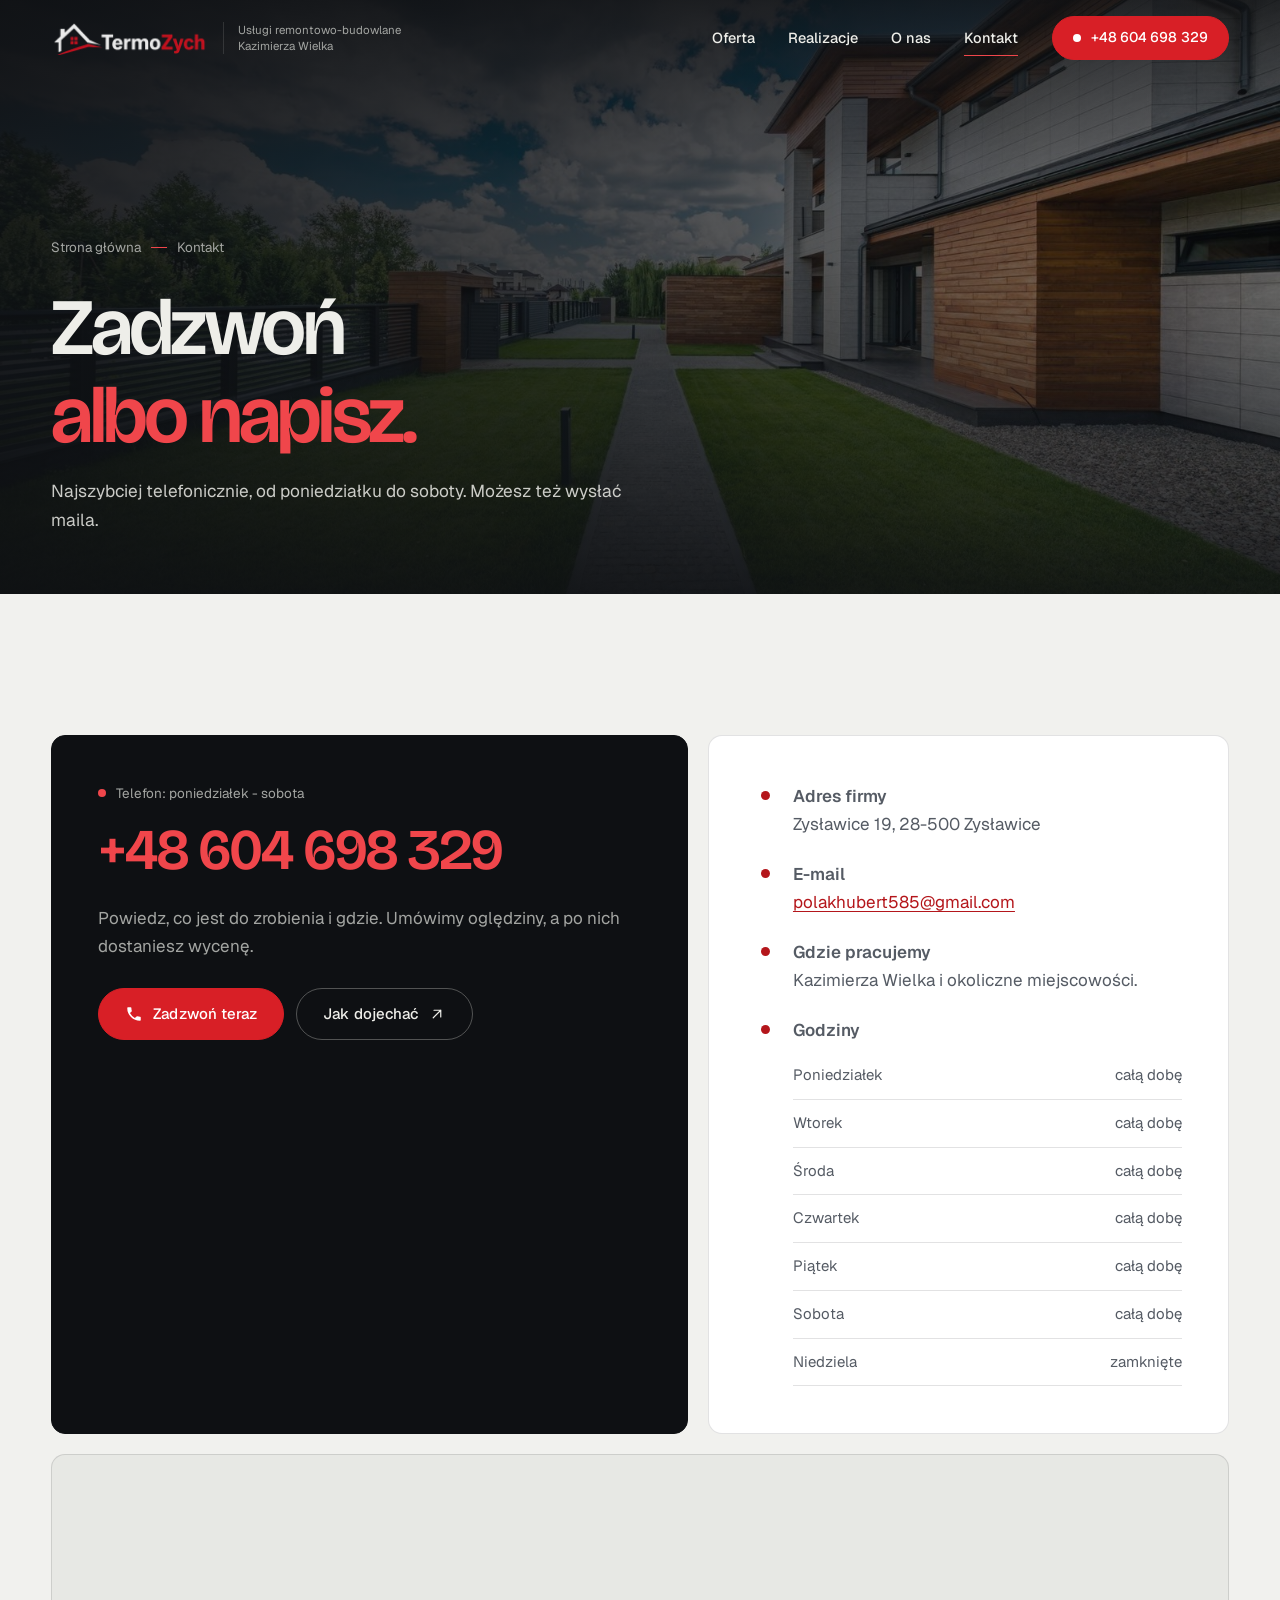
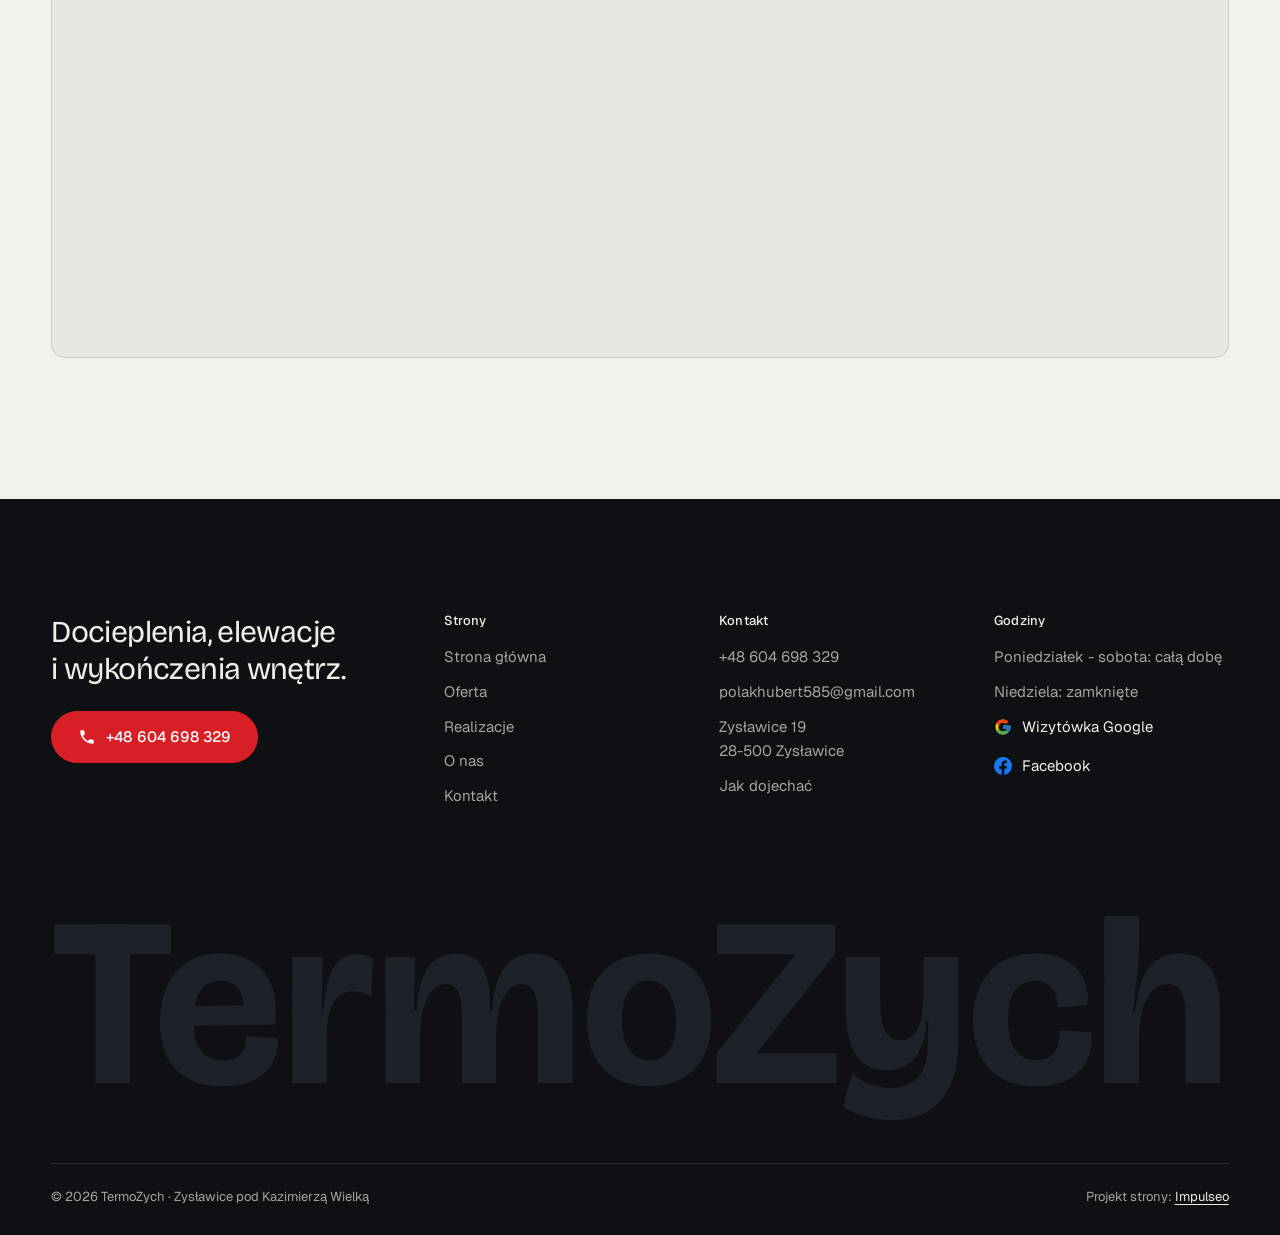
<file: kontakt.html>
<!DOCTYPE html>
<html lang="pl">
<head>
<meta charset="UTF-8">
<meta name="viewport" content="width=device-width, initial-scale=1.0">
<title>Kontakt - TermoZych, Zysławice koło Kazimierzy Wielkiej</title>
<meta name="description" content="TermoZych, Zysławice 19. Telefon +48 604 698 329, od poniedziałku do soboty. Docieplenia, elewacje i wykończenia wnętrz.">
<link rel="canonical" href="https://impulseo-pl.github.io/termozych/kontakt.html">
<meta name="robots" content="noindex, nofollow">
<meta name="theme-color" content="#0E1013">
<meta property="og:type" content="website">
<meta property="og:locale" content="pl_PL">
<meta property="og:site_name" content="TermoZych">
<meta property="og:title" content="Kontakt - TermoZych, Zysławice koło Kazimierzy Wielkiej">
<meta property="og:description" content="TermoZych, Zysławice 19. Telefon +48 604 698 329, od poniedziałku do soboty. Docieplenia, elewacje i wykończenia wnętrz.">
<meta property="og:url" content="https://impulseo-pl.github.io/termozych/kontakt.html">
<meta property="og:image" content="https://impulseo-pl.github.io/termozych/img/og.jpg">
<meta property="og:image:width" content="1200">
<meta property="og:image:height" content="630">
<meta name="twitter:card" content="summary_large_image">
<script>(function(){var d=document.documentElement;d.classList.add('js');try{if(!window.matchMedia('(prefers-reduced-motion: reduce)').matches)d.classList.add('anim');}catch(e){}setTimeout(function(){if(!d.classList.contains('anim-ok'))d.classList.remove('anim');},3500);})();</script>
<link rel="preload" as="image" href="img/head-kontakt.jpg" fetchpriority="high">
<link rel="preconnect" href="https://fonts.googleapis.com">
<link rel="preconnect" href="https://fonts.gstatic.com" crossorigin>
<link href="https://fonts.googleapis.com/css2?family=Bricolage+Grotesque:opsz,wght@12..96,400..700&family=Geist:wght@400..600&display=swap" rel="stylesheet">
<link rel="stylesheet" href="assets/styles.css?v=20261112">
<script src="assets/lenis.min.js?v=1.1.20" defer></script>
<script src="assets/main.js?v=20261112" defer></script>
</head>
<body>
<a class="skip" href="#tresc">Przejdź do treści</a><header class="site-head">
<div class="head-in">
  <a class="brand" href="index.html" aria-label="TermoZych - strona główna">
    <span class="znak"><img class="wm" src="img/logo.png" alt="TermoZych" width="652" height="140" decoding="sync" fetchpriority="high"></span>
    <span class="brand-sub">Usługi remontowo-budowlane<br>Kazimierza Wielka</span>
  </a>
  <nav class="nav-links" aria-label="Menu główne">
    <a class="nl" href="oferta.html">Oferta</a><a class="nl" href="realizacje.html">Realizacje</a><a class="nl" href="o-nas.html">O&nbsp;nas</a><a class="nl" href="kontakt.html" aria-current="page">Kontakt</a>
    <a class="btn btn-main nav-cta" href="tel:+48604698329"><span class="live" aria-hidden="true"></span>+48 604 698 329</a>
  </nav>
  <button class="burger" type="button" aria-label="Otwórz menu" aria-expanded="false" aria-controls="mnav"><span></span><span></span></button>
</div>
</header>
<div class="mnav" id="mnav">
  <div class="mnav-in">
    <a class="ml" href="index.html">Strona główna</a><a class="ml" href="oferta.html">Oferta</a><a class="ml" href="realizacje.html">Realizacje</a><a class="ml" href="o-nas.html">O&nbsp;nas</a><a class="ml" href="kontakt.html" aria-current="page">Kontakt</a>
    <div class="mnav-foot">
      <span>Telefon odbieramy od poniedziałku do soboty</span>
      <a class="btn btn-main" href="tel:+48604698329"><svg class="ico" width="16" height="16" viewBox="0 0 24 24" fill="none" aria-hidden="true"><path d="M6.6 10.8a15.5 15.5 0 0 0 6.6 6.6l2.2-2.2a1 1 0 0 1 1-.24 11.4 11.4 0 0 0 3.6.58 1 1 0 0 1 1 1V20a1 1 0 0 1-1 1A17 17 0 0 1 3 4a1 1 0 0 1 1-1h3.5a1 1 0 0 1 1 1c0 1.25.2 2.46.58 3.6a1 1 0 0 1-.25 1l-2.23 2.2Z" fill="currentColor"/></svg>+48 604 698 329</a>
    </div>
  </div>
</div>
<main id="tresc">
<section class="pagehead">
  <div class="pagehead-media"><img src="img/head-kontakt.jpg" alt="Dom z ogrodem i ścieżką z kostki" width="1600" height="1068" decoding="async" fetchpriority="high"></div>
  <div class="ph-in">
    <p class="crumb up" style="--d:0"><a href="index.html">Strona główna</a><span class="sl" aria-hidden="true"></span>Kontakt</p>
    <h1><span class="ln"><span class="ln-i" style="--k:0">Zadzwoń</span></span><span class="ln"><span class="ln-i" style="--k:1"><em>albo napisz.</em></span></span></h1>
    <p class="ph-lead up" style="--d:300">Najszybciej telefonicznie, od poniedziałku do soboty. Możesz też wysłać maila.</p>
  </div>
</section>

<section class="sec">
  <div class="wrap">
    <div class="k-grid">
      <div class="k-card dark rv">
        <span class="lbl"><span class="live" aria-hidden="true"></span>Telefon: poniedziałek - sobota</span>
        <a class="k-phone" href="tel:+48604698329">+48 604 698 329</a>
        <p>Powiedz, co jest do zrobienia i&nbsp;gdzie. Umówimy oględziny, a&nbsp;po nich dostaniesz wycenę.</p>
        <div class="cta-row" style="margin-top:28px">
          <a class="btn btn-main" href="tel:+48604698329"><svg class="ico" width="16" height="16" viewBox="0 0 24 24" fill="none" aria-hidden="true"><path d="M6.6 10.8a15.5 15.5 0 0 0 6.6 6.6l2.2-2.2a1 1 0 0 1 1-.24 11.4 11.4 0 0 0 3.6.58 1 1 0 0 1 1 1V20a1 1 0 0 1-1 1A17 17 0 0 1 3 4a1 1 0 0 1 1-1h3.5a1 1 0 0 1 1 1c0 1.25.2 2.46.58 3.6a1 1 0 0 1-.25 1l-2.23 2.2Z" fill="currentColor"/></svg>Zadzwoń teraz</a>
          <a class="btn btn-ghost" href="https://maps.google.com/?cid=2595215931577657863" target="_blank" rel="noopener">Jak dojechać<svg class="ico" width="18" height="18" viewBox="0 0 24 24" fill="none" stroke="currentColor" stroke-width="1.6" stroke-linecap="round" stroke-linejoin="round" aria-hidden="true"><path d="M7 17 17 7M8 7h9v9"/></svg></a>
        </div>
      </div>
      <div class="k-card rv" style="--d:120">
        <ul class="k-list">
          <li><i class="kd" aria-hidden="true"></i><span><b>Adres firmy</b>Zysławice 19, 28-500 Zysławice</span></li>
          <li><i class="kd" aria-hidden="true"></i><span><b>E-mail</b><a class="u" href="mailto:polakhubert585@gmail.com">polakhubert585@gmail.com</a></span></li>
          <li><i class="kd" aria-hidden="true"></i><span><b>Gdzie pracujemy</b>Kazimierza Wielka i&nbsp;okoliczne miejscowości.</span></li>
          <li><i class="kd" aria-hidden="true"></i><span><b>Godziny</b>
            <ul class="hours"><li><span>Poniedziałek</span><span>całą dobę</span></li><li><span>Wtorek</span><span>całą dobę</span></li><li><span>Środa</span><span>całą dobę</span></li><li><span>Czwartek</span><span>całą dobę</span></li><li><span>Piątek</span><span>całą dobę</span></li><li><span>Sobota</span><span>całą dobę</span></li><li><span>Niedziela</span><span>zamknięte</span></li></ul></span></li>
        </ul>
      </div>
    </div>
    <div class="map map-lg rv">
      <iframe title="Mapa dojazdu - TermoZych, Zysławice pod Kazimierzą Wielką" src="https://maps.google.com/maps?q=50.1900952,20.5107525&z=11&output=embed" loading="lazy" referrerpolicy="no-referrer-when-downgrade"></iframe>
    </div>
  </div>
</section>
</main>
<footer class="site-foot">
  <div class="wrap">
    <div class="foot-top">
      <div>
        <p class="foot-claim">Docieplenia, elewacje i&nbsp;wykończenia wnętrz.</p>
        <a class="btn btn-main" href="tel:+48604698329"><svg class="ico" width="16" height="16" viewBox="0 0 24 24" fill="none" aria-hidden="true"><path d="M6.6 10.8a15.5 15.5 0 0 0 6.6 6.6l2.2-2.2a1 1 0 0 1 1-.24 11.4 11.4 0 0 0 3.6.58 1 1 0 0 1 1 1V20a1 1 0 0 1-1 1A17 17 0 0 1 3 4a1 1 0 0 1 1-1h3.5a1 1 0 0 1 1 1c0 1.25.2 2.46.58 3.6a1 1 0 0 1-.25 1l-2.23 2.2Z" fill="currentColor"/></svg>+48 604 698 329</a>
      </div>
      <div>
        <h4>Strony</h4>
        <ul><li><a href="index.html">Strona główna</a></li><li><a href="oferta.html">Oferta</a></li><li><a href="realizacje.html">Realizacje</a></li><li><a href="o-nas.html">O&nbsp;nas</a></li><li><a href="kontakt.html">Kontakt</a></li></ul>
      </div>
      <div>
        <h4>Kontakt</h4>
        <ul>
          <li><a href="tel:+48604698329">+48 604 698 329</a></li>
          <li><a href="mailto:polakhubert585@gmail.com">polakhubert585@gmail.com</a></li>
          <li>Zysławice 19<br>28-500 Zysławice</li>
          <li><a href="https://maps.google.com/?cid=2595215931577657863" target="_blank" rel="noopener">Jak dojechać</a></li>
        </ul>
      </div>
      <div>
        <h4>Godziny</h4>
        <ul>
          <li>Poniedziałek - sobota: całą dobę</li>
          <li>Niedziela: zamknięte</li>
          <li><a class="soc" href="https://maps.google.com/?cid=2595215931577657863" target="_blank" rel="noopener" aria-label="Wizytówka TermoZych w Google"><svg class="g-logo" viewBox="0 0 48 48" aria-hidden="true"><path fill="#FFC107" d="M43.6 20.5H42V20H24v8h11.3C33.7 32.7 29.2 36 24 36c-6.6 0-12-5.4-12-12s5.4-12 12-12c3.1 0 5.8 1.2 7.9 3.1l5.7-5.7C34 6.1 29.3 4 24 4 12.9 4 4 12.9 4 24s8.9 20 20 20 20-8.9 20-20c0-1.3-.1-2.4-.4-3.5z"/><path fill="#FF3D00" d="m6.3 14.7 6.6 4.8C14.7 15.1 19 12 24 12c3.1 0 5.8 1.2 7.9 3.1l5.7-5.7C34 6.1 29.3 4 24 4 16.3 4 9.7 8.3 6.3 14.7z"/><path fill="#4CAF50" d="M24 44c5.2 0 9.9-2 13.4-5.2l-6.2-5.2A11.9 11.9 0 0 1 24 36c-5.2 0-9.6-3.3-11.3-7.9l-6.5 5C9.5 39.6 16.2 44 24 44z"/><path fill="#1976D2" d="M43.6 20.5H42V20H24v8h11.3a12 12 0 0 1-4.1 5.6l6.2 5.2C37 39.2 44 34 44 24c0-1.3-.1-2.4-.4-3.5z"/></svg>Wizytówka Google</a></li>
          <li><a class="soc" href="https://www.facebook.com/profile.php?id=61560573417914" target="_blank" rel="noopener" aria-label="TermoZych na Facebooku"><svg class="f-logo" viewBox="0 0 24 24" aria-hidden="true"><path fill="#1877F2" d="M24 12a12 12 0 1 0-13.9 11.9v-8.4H7.1V12h3V9.4c0-3 1.8-4.7 4.500-4.700 1.300 0 2.700.200 2.700.200v3h-1.500c-1.500 0-2 .900-2 1.900V12h3.400l-.500 3.500h-2.900v8.400A12 12 0 0 0 24 12z"/></svg>Facebook</a></li>
        </ul>
      </div>
    </div>
    <div class="foot-mark" aria-hidden="true"><svg class="wm-foot" viewBox="0 0 1000 204" aria-hidden="true" focusable="false"><text x="0" y="156" textLength="1000" lengthAdjust="spacingAndGlyphs" font-size="204">TermoZych</text></svg></div>
    <div class="foot-bottom">
      <span>© 2026 TermoZych · Zysławice pod Kazimierzą Wielką</span>
      <span>Projekt strony: <a class="foot-credit" href="https://impulseo.pl" target="_blank" rel="noopener">Impulseo</a></span>
    </div>
  </div>
</footer>
<div class="sticky-call">
  <a class="btn btn-main" href="tel:+48604698329"><svg class="ico" width="16" height="16" viewBox="0 0 24 24" fill="none" aria-hidden="true"><path d="M6.6 10.8a15.5 15.5 0 0 0 6.6 6.6l2.2-2.2a1 1 0 0 1 1-.24 11.4 11.4 0 0 0 3.6.58 1 1 0 0 1 1 1V20a1 1 0 0 1-1 1A17 17 0 0 1 3 4a1 1 0 0 1 1-1h3.5a1 1 0 0 1 1 1c0 1.25.2 2.46.58 3.6a1 1 0 0 1-.25 1l-2.23 2.2Z" fill="currentColor"/></svg>Zadzwoń</a>
  <a class="btn btn-ghost" href="kontakt.html">Kontakt i&nbsp;dojazd</a>
</div>
<div class="demo-wazne" data-do="2026-11-16" data-cykl="3" hidden><svg class="dw-ico" width="13" height="13" viewBox="0 0 24 24" fill="none" aria-hidden="true"><circle cx="12" cy="12" r="8.6" stroke="currentColor" stroke-width="1.8"/><path d="M12 7.2V12l3.3 2" stroke="currentColor" stroke-width="1.8" stroke-linecap="round"/></svg><span class="dw-txt"></span></div>
</body>
</html>
</file>
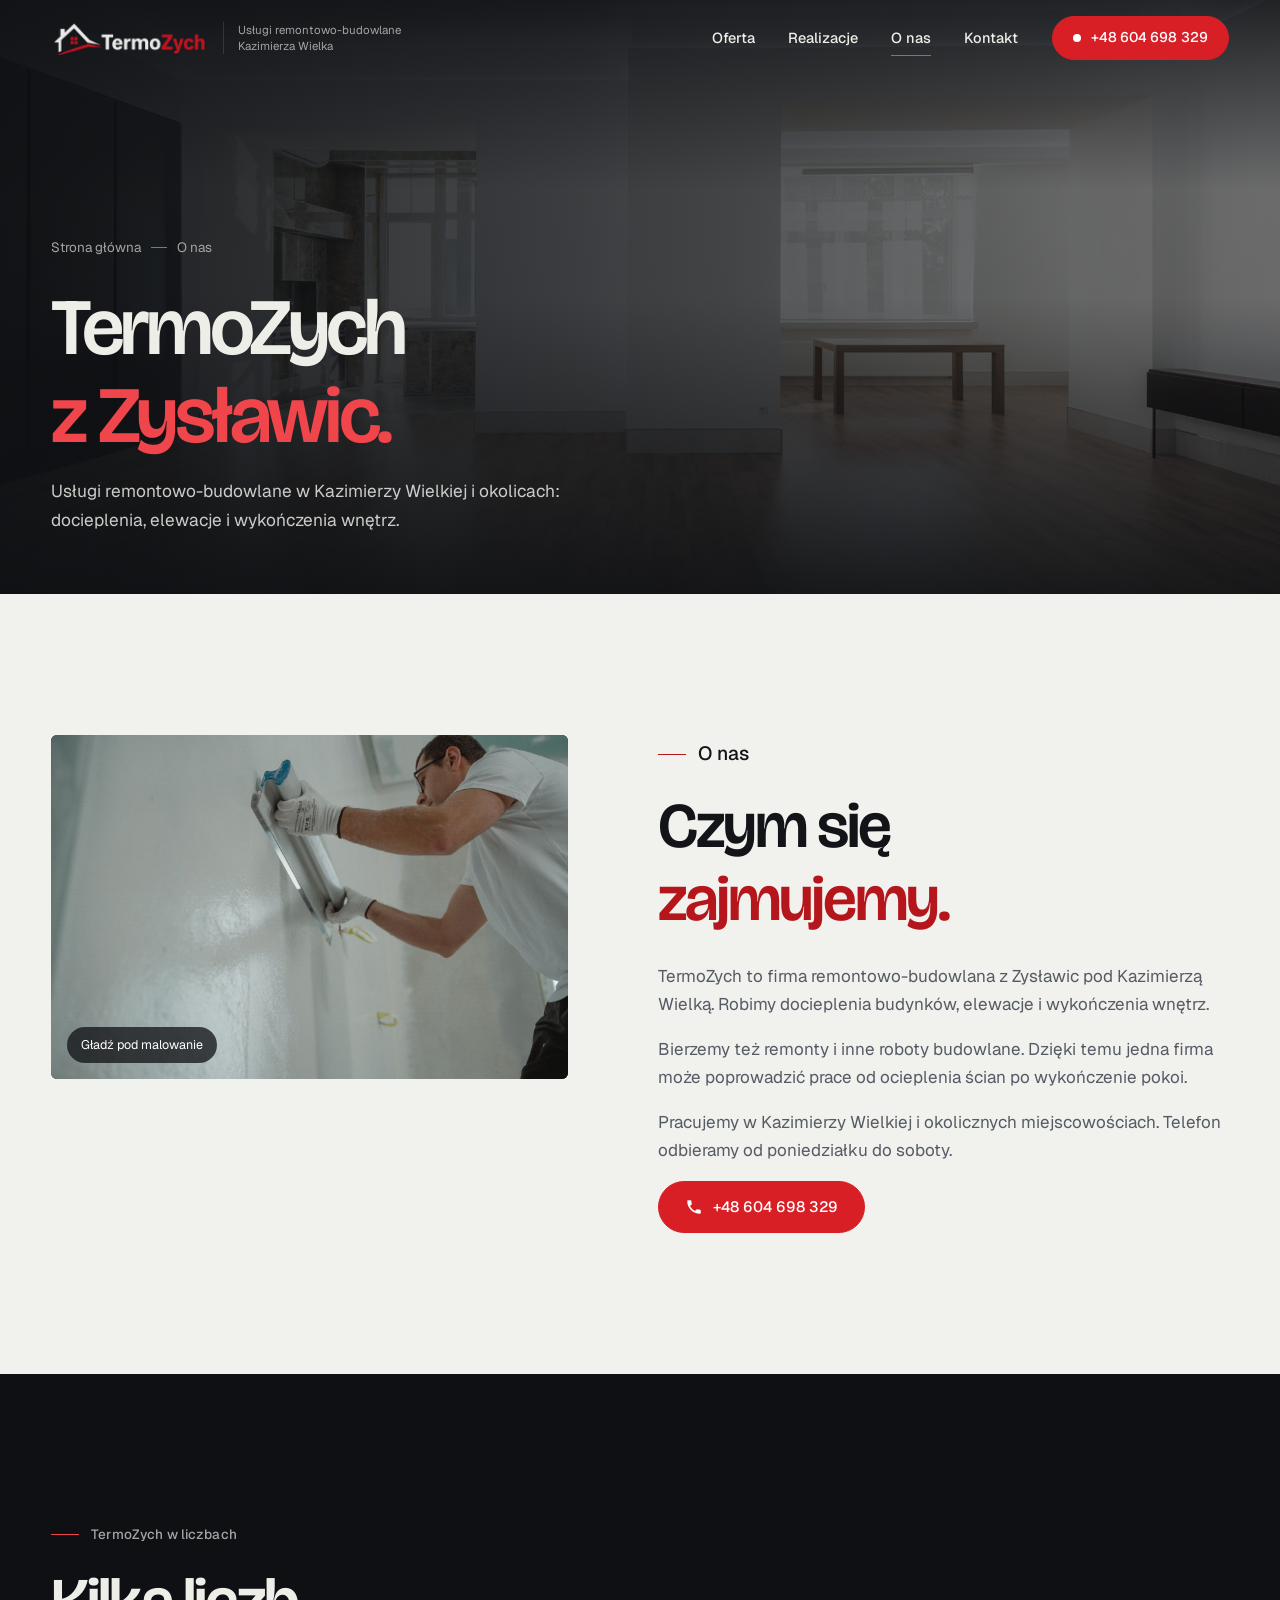
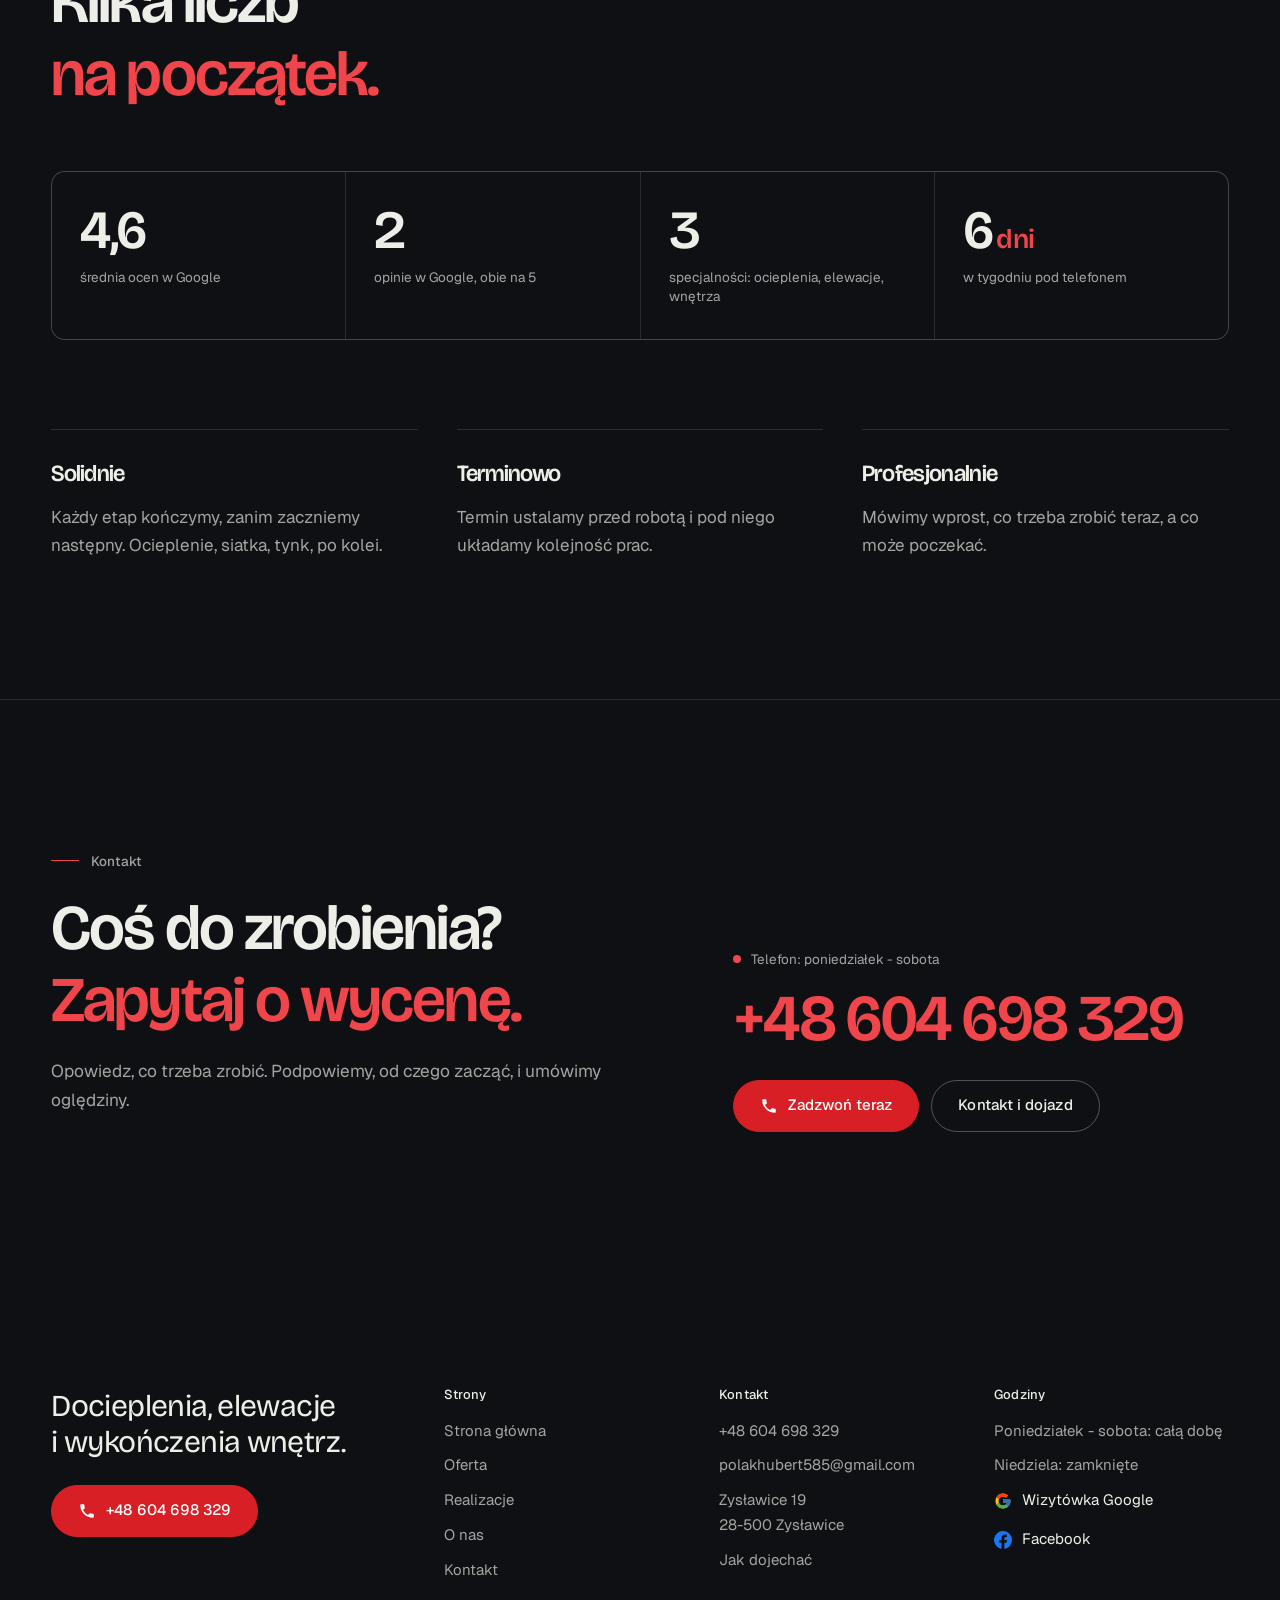
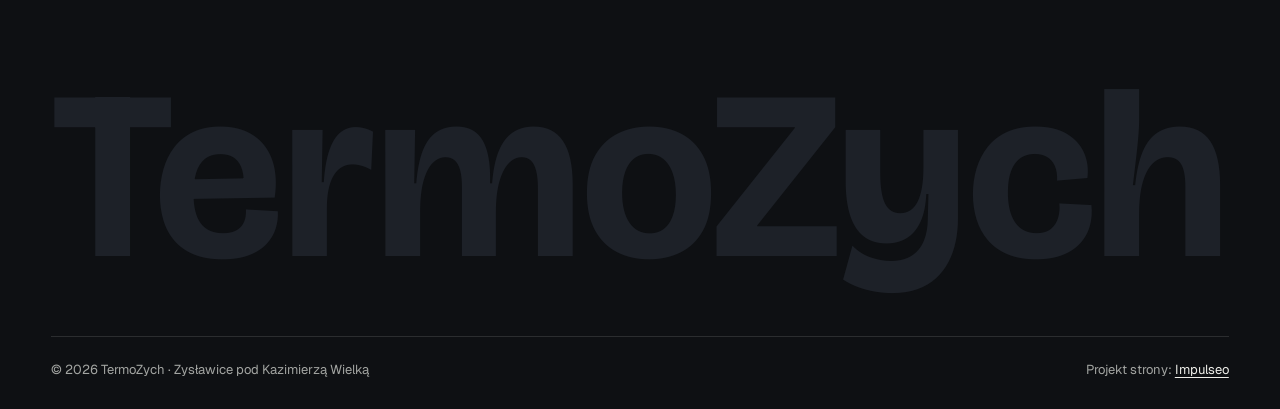
<file: o-nas.html>
<!DOCTYPE html>
<html lang="pl">
<head>
<meta charset="UTF-8">
<meta name="viewport" content="width=device-width, initial-scale=1.0">
<title>O nas - TermoZych, firma remontowo-budowlana z Zysławic</title>
<meta name="description" content="TermoZych to firma remontowo-budowlana z Zysławic pod Kazimierzą Wielką: docieplenia, elewacje i wykończenia wnętrz.">
<link rel="canonical" href="https://impulseo-pl.github.io/termozych/o-nas.html">
<meta name="robots" content="noindex, nofollow">
<meta name="theme-color" content="#0E1013">
<meta property="og:type" content="website">
<meta property="og:locale" content="pl_PL">
<meta property="og:site_name" content="TermoZych">
<meta property="og:title" content="O nas - TermoZych, firma remontowo-budowlana z Zysławic">
<meta property="og:description" content="TermoZych to firma remontowo-budowlana z Zysławic pod Kazimierzą Wielką: docieplenia, elewacje i wykończenia wnętrz.">
<meta property="og:url" content="https://impulseo-pl.github.io/termozych/o-nas.html">
<meta property="og:image" content="https://impulseo-pl.github.io/termozych/img/og.jpg">
<meta property="og:image:width" content="1200">
<meta property="og:image:height" content="630">
<meta name="twitter:card" content="summary_large_image">
<script>(function(){var d=document.documentElement;d.classList.add('js');try{if(!window.matchMedia('(prefers-reduced-motion: reduce)').matches)d.classList.add('anim');}catch(e){}setTimeout(function(){if(!d.classList.contains('anim-ok'))d.classList.remove('anim');},3500);})();</script>
<link rel="preload" as="image" href="img/head-o-nas.jpg" fetchpriority="high">
<link rel="preconnect" href="https://fonts.googleapis.com">
<link rel="preconnect" href="https://fonts.gstatic.com" crossorigin>
<link href="https://fonts.googleapis.com/css2?family=Bricolage+Grotesque:opsz,wght@12..96,400..700&family=Geist:wght@400..600&display=swap" rel="stylesheet">
<link rel="stylesheet" href="assets/styles.css?v=20261112">
<script src="assets/lenis.min.js?v=1.1.20" defer></script>
<script src="assets/main.js?v=20261112" defer></script>
</head>
<body>
<a class="skip" href="#tresc">Przejdź do treści</a><header class="site-head">
<div class="head-in">
  <a class="brand" href="index.html" aria-label="TermoZych - strona główna">
    <span class="znak"><img class="wm" src="img/logo.png" alt="TermoZych" width="652" height="140" decoding="sync" fetchpriority="high"></span>
    <span class="brand-sub">Usługi remontowo-budowlane<br>Kazimierza Wielka</span>
  </a>
  <nav class="nav-links" aria-label="Menu główne">
    <a class="nl" href="oferta.html">Oferta</a><a class="nl" href="realizacje.html">Realizacje</a><a class="nl" href="o-nas.html" aria-current="page">O&nbsp;nas</a><a class="nl" href="kontakt.html">Kontakt</a>
    <a class="btn btn-main nav-cta" href="tel:+48604698329"><span class="live" aria-hidden="true"></span>+48 604 698 329</a>
  </nav>
  <button class="burger" type="button" aria-label="Otwórz menu" aria-expanded="false" aria-controls="mnav"><span></span><span></span></button>
</div>
</header>
<div class="mnav" id="mnav">
  <div class="mnav-in">
    <a class="ml" href="index.html">Strona główna</a><a class="ml" href="oferta.html">Oferta</a><a class="ml" href="realizacje.html">Realizacje</a><a class="ml" href="o-nas.html" aria-current="page">O&nbsp;nas</a><a class="ml" href="kontakt.html">Kontakt</a>
    <div class="mnav-foot">
      <span>Telefon odbieramy od poniedziałku do soboty</span>
      <a class="btn btn-main" href="tel:+48604698329"><svg class="ico" width="16" height="16" viewBox="0 0 24 24" fill="none" aria-hidden="true"><path d="M6.6 10.8a15.5 15.5 0 0 0 6.6 6.6l2.2-2.2a1 1 0 0 1 1-.24 11.4 11.4 0 0 0 3.6.58 1 1 0 0 1 1 1V20a1 1 0 0 1-1 1A17 17 0 0 1 3 4a1 1 0 0 1 1-1h3.5a1 1 0 0 1 1 1c0 1.25.2 2.46.58 3.6a1 1 0 0 1-.25 1l-2.23 2.2Z" fill="currentColor"/></svg>+48 604 698 329</a>
    </div>
  </div>
</div>
<main id="tresc">
<section class="pagehead">
  <div class="pagehead-media"><img src="img/head-o-nas.jpg" alt="Jasne wnętrze po wykończeniu z podświetlanym sufitem" width="1880" height="1255" decoding="async" fetchpriority="high"></div>
  <div class="ph-in">
    <p class="crumb up" style="--d:0"><a href="index.html">Strona główna</a><span class="sl" aria-hidden="true"></span>O&nbsp;nas</p>
    <h1><span class="ln"><span class="ln-i" style="--k:0">TermoZych</span></span><span class="ln"><span class="ln-i" style="--k:1"><em>z&nbsp;Zysławic.</em></span></span></h1>
    <p class="ph-lead up" style="--d:300">Usługi remontowo-budowlane w&nbsp;Kazimierzy Wielkiej i&nbsp;okolicach: docieplenia, elewacje i&nbsp;wykończenia wnętrz.</p>
  </div>
</section>

<section class="sec">
  <div class="wrap story">
    <figure class="fig rv-img rv">
      <img src="img/gladz.jpg" alt="Wygładzanie ściany pacą" width="1600" height="1066" decoding="async">
      <figcaption class="fig-tag">Gładź pod malowanie</figcaption>
    </figure>
    <div class="story-txt">
      <p class="eyebrow rv">O&nbsp;nas</p>
      <h2 class="h2 rv rv-h"><span class="ln"><span class="ln-i" style="--k:0">Czym się</span></span><span class="ln"><span class="ln-i" style="--k:1"><em>zajmujemy.</em></span></span></h2>
      <p class="rv" style="--d:100;margin-top:30px">TermoZych to firma remontowo-budowlana z&nbsp;Zysławic pod Kazimierzą Wielką. Robimy docieplenia budynków, elewacje i&nbsp;wykończenia wnętrz.</p>
      <p class="rv" style="--d:140">Bierzemy też remonty i&nbsp;inne roboty budowlane. Dzięki temu jedna firma może poprowadzić prace od ocieplenia ścian po wykończenie pokoi.</p>
      <p class="rv" style="--d:180">Pracujemy w&nbsp;Kazimierzy Wielkiej i&nbsp;okolicznych miejscowościach. Telefon odbieramy od poniedziałku do soboty.</p>
      <a class="btn btn-main rv" style="--d:220" href="tel:+48604698329"><svg class="ico" width="16" height="16" viewBox="0 0 24 24" fill="none" aria-hidden="true"><path d="M6.6 10.8a15.5 15.5 0 0 0 6.6 6.6l2.2-2.2a1 1 0 0 1 1-.24 11.4 11.4 0 0 0 3.6.58 1 1 0 0 1 1 1V20a1 1 0 0 1-1 1A17 17 0 0 1 3 4a1 1 0 0 1 1-1h3.5a1 1 0 0 1 1 1c0 1.25.2 2.46.58 3.6a1 1 0 0 1-.25 1l-2.23 2.2Z" fill="currentColor"/></svg>+48 604 698 329</a>
    </div>
  </div>
</section>

<section class="sec dark">
  <div class="wrap">
    <div class="sec-head">
      <div>
        <p class="eyebrow rv">TermoZych w&nbsp;liczbach</p>
        <h2 class="h2 rv rv-h"><span class="ln"><span class="ln-i" style="--k:0">Kilka liczb</span></span><span class="ln"><span class="ln-i" style="--k:1"><em>na początek.</em></span></span></h2>
      </div>
    </div>
    <div class="numbers rv">
      <div class="stat"><b><span class="num" data-to="5,0">5,0</span></b><span>średnia ocen w&nbsp;Google</span></div>
      <div class="stat"><b><span class="num" data-to="2">2</span></b><span>opinie w&nbsp;Google, obie na 5</span></div>
      <div class="stat"><b><span class="num" data-to="3">3</span></b><span>specjalności: ocieplenia, elewacje, wnętrza</span></div>
      <div class="stat"><b><span class="num" data-to="6">6</span><small>dni</small></b><span>w&nbsp;tygodniu pod telefonem</span></div>
    </div>
    <div class="vals">
      <div class="val rv"><h3>Solidnie</h3><p>Każdy etap kończymy, zanim zaczniemy następny. Ocieplenie, siatka, tynk, po kolei.</p></div>
      <div class="val rv" style="--d:100"><h3>Terminowo</h3><p>Termin ustalamy przed robotą i&nbsp;pod niego układamy kolejność prac.</p></div>
      <div class="val rv" style="--d:200"><h3>Profesjonalnie</h3><p>Mówimy wprost, co trzeba zrobić teraz, a&nbsp;co może poczekać.</p></div>
    </div>
  </div>
</section>
<section class="cta-band dark">
  <div class="wrap cta-grid">
    <div>
      <p class="eyebrow rv">Kontakt</p>
      <h2 class="h2 rv rv-h"><span class="ln"><span class="ln-i" style="--k:0">Coś do zrobienia?</span></span><span class="ln"><span class="ln-i" style="--k:1"><em>Zapytaj o&nbsp;wycenę.</em></span></span></h2>
      <p class="lead rv" style="--d:120">Opowiedz, co trzeba zrobić. Podpowiemy, od czego zacząć, i&nbsp;umówimy oględziny.</p>
    </div>
    <div class="cta-side rv" style="--d:180">
      <span class="lbl"><span class="live" aria-hidden="true"></span>Telefon: poniedziałek - sobota</span>
      <a class="cta-phone" href="tel:+48604698329">+48 604 698 329</a>
      <div class="cta-row">
        <a class="btn btn-main" href="tel:+48604698329"><svg class="ico" width="16" height="16" viewBox="0 0 24 24" fill="none" aria-hidden="true"><path d="M6.6 10.8a15.5 15.5 0 0 0 6.6 6.6l2.2-2.2a1 1 0 0 1 1-.24 11.4 11.4 0 0 0 3.6.58 1 1 0 0 1 1 1V20a1 1 0 0 1-1 1A17 17 0 0 1 3 4a1 1 0 0 1 1-1h3.5a1 1 0 0 1 1 1c0 1.25.2 2.46.58 3.6a1 1 0 0 1-.25 1l-2.23 2.2Z" fill="currentColor"/></svg>Zadzwoń teraz</a>
        <a class="btn btn-ghost" href="kontakt.html">Kontakt i&nbsp;dojazd</a>
      </div>
    </div>
  </div>
</section>
</main>
<footer class="site-foot">
  <div class="wrap">
    <div class="foot-top">
      <div>
        <p class="foot-claim">Docieplenia, elewacje i&nbsp;wykończenia wnętrz.</p>
        <a class="btn btn-main" href="tel:+48604698329"><svg class="ico" width="16" height="16" viewBox="0 0 24 24" fill="none" aria-hidden="true"><path d="M6.6 10.8a15.5 15.5 0 0 0 6.6 6.6l2.2-2.2a1 1 0 0 1 1-.24 11.4 11.4 0 0 0 3.6.58 1 1 0 0 1 1 1V20a1 1 0 0 1-1 1A17 17 0 0 1 3 4a1 1 0 0 1 1-1h3.5a1 1 0 0 1 1 1c0 1.25.2 2.46.58 3.6a1 1 0 0 1-.25 1l-2.23 2.2Z" fill="currentColor"/></svg>+48 604 698 329</a>
      </div>
      <div>
        <h4>Strony</h4>
        <ul><li><a href="index.html">Strona główna</a></li><li><a href="oferta.html">Oferta</a></li><li><a href="realizacje.html">Realizacje</a></li><li><a href="o-nas.html">O&nbsp;nas</a></li><li><a href="kontakt.html">Kontakt</a></li></ul>
      </div>
      <div>
        <h4>Kontakt</h4>
        <ul>
          <li><a href="tel:+48604698329">+48 604 698 329</a></li>
          <li><a href="mailto:polakhubert585@gmail.com">polakhubert585@gmail.com</a></li>
          <li>Zysławice 19<br>28-500 Zysławice</li>
          <li><a href="https://maps.google.com/?cid=2595215931577657863" target="_blank" rel="noopener">Jak dojechać</a></li>
        </ul>
      </div>
      <div>
        <h4>Godziny</h4>
        <ul>
          <li>Poniedziałek - sobota: całą dobę</li>
          <li>Niedziela: zamknięte</li>
          <li><a class="soc" href="https://maps.google.com/?cid=2595215931577657863" target="_blank" rel="noopener" aria-label="Wizytówka TermoZych w Google"><svg class="g-logo" viewBox="0 0 48 48" aria-hidden="true"><path fill="#FFC107" d="M43.6 20.5H42V20H24v8h11.3C33.7 32.7 29.2 36 24 36c-6.6 0-12-5.4-12-12s5.4-12 12-12c3.1 0 5.8 1.2 7.9 3.1l5.7-5.7C34 6.1 29.3 4 24 4 12.9 4 4 12.9 4 24s8.9 20 20 20 20-8.9 20-20c0-1.3-.1-2.4-.4-3.5z"/><path fill="#FF3D00" d="m6.3 14.7 6.6 4.8C14.7 15.1 19 12 24 12c3.1 0 5.8 1.2 7.9 3.1l5.7-5.7C34 6.1 29.3 4 24 4 16.3 4 9.7 8.3 6.3 14.7z"/><path fill="#4CAF50" d="M24 44c5.2 0 9.9-2 13.4-5.2l-6.2-5.2A11.9 11.9 0 0 1 24 36c-5.2 0-9.6-3.3-11.3-7.9l-6.5 5C9.5 39.6 16.2 44 24 44z"/><path fill="#1976D2" d="M43.6 20.5H42V20H24v8h11.3a12 12 0 0 1-4.1 5.6l6.2 5.2C37 39.2 44 34 44 24c0-1.3-.1-2.4-.4-3.5z"/></svg>Wizytówka Google</a></li>
          <li><a class="soc" href="https://www.facebook.com/profile.php?id=61560573417914" target="_blank" rel="noopener" aria-label="TermoZych na Facebooku"><svg class="f-logo" viewBox="0 0 24 24" aria-hidden="true"><path fill="#1877F2" d="M24 12a12 12 0 1 0-13.9 11.9v-8.4H7.1V12h3V9.4c0-3 1.8-4.7 4.500-4.700 1.300 0 2.700.200 2.700.200v3h-1.500c-1.500 0-2 .900-2 1.900V12h3.400l-.500 3.500h-2.900v8.400A12 12 0 0 0 24 12z"/></svg>Facebook</a></li>
        </ul>
      </div>
    </div>
    <div class="foot-mark" aria-hidden="true"><svg class="wm-foot" viewBox="0 0 1000 204" aria-hidden="true" focusable="false"><text x="0" y="156" textLength="1000" lengthAdjust="spacingAndGlyphs" font-size="204">TermoZych</text></svg></div>
    <div class="foot-bottom">
      <span>© 2026 TermoZych · Zysławice pod Kazimierzą Wielką</span>
      <span>Projekt strony: <a class="foot-credit" href="https://impulseo.pl" target="_blank" rel="noopener">Impulseo</a></span>
    </div>
  </div>
</footer>
<div class="sticky-call">
  <a class="btn btn-main" href="tel:+48604698329"><svg class="ico" width="16" height="16" viewBox="0 0 24 24" fill="none" aria-hidden="true"><path d="M6.6 10.8a15.5 15.5 0 0 0 6.6 6.6l2.2-2.2a1 1 0 0 1 1-.24 11.4 11.4 0 0 0 3.6.58 1 1 0 0 1 1 1V20a1 1 0 0 1-1 1A17 17 0 0 1 3 4a1 1 0 0 1 1-1h3.5a1 1 0 0 1 1 1c0 1.25.2 2.46.58 3.6a1 1 0 0 1-.25 1l-2.23 2.2Z" fill="currentColor"/></svg>Zadzwoń</a>
  <a class="btn btn-ghost" href="kontakt.html">Kontakt i&nbsp;dojazd</a>
</div>
<div class="demo-wazne" data-do="2026-11-16" data-cykl="3" hidden><svg class="dw-ico" width="13" height="13" viewBox="0 0 24 24" fill="none" aria-hidden="true"><circle cx="12" cy="12" r="8.6" stroke="currentColor" stroke-width="1.8"/><path d="M12 7.2V12l3.3 2" stroke="currentColor" stroke-width="1.8" stroke-linecap="round"/></svg><span class="dw-txt"></span></div>
</body>
</html>
</file>
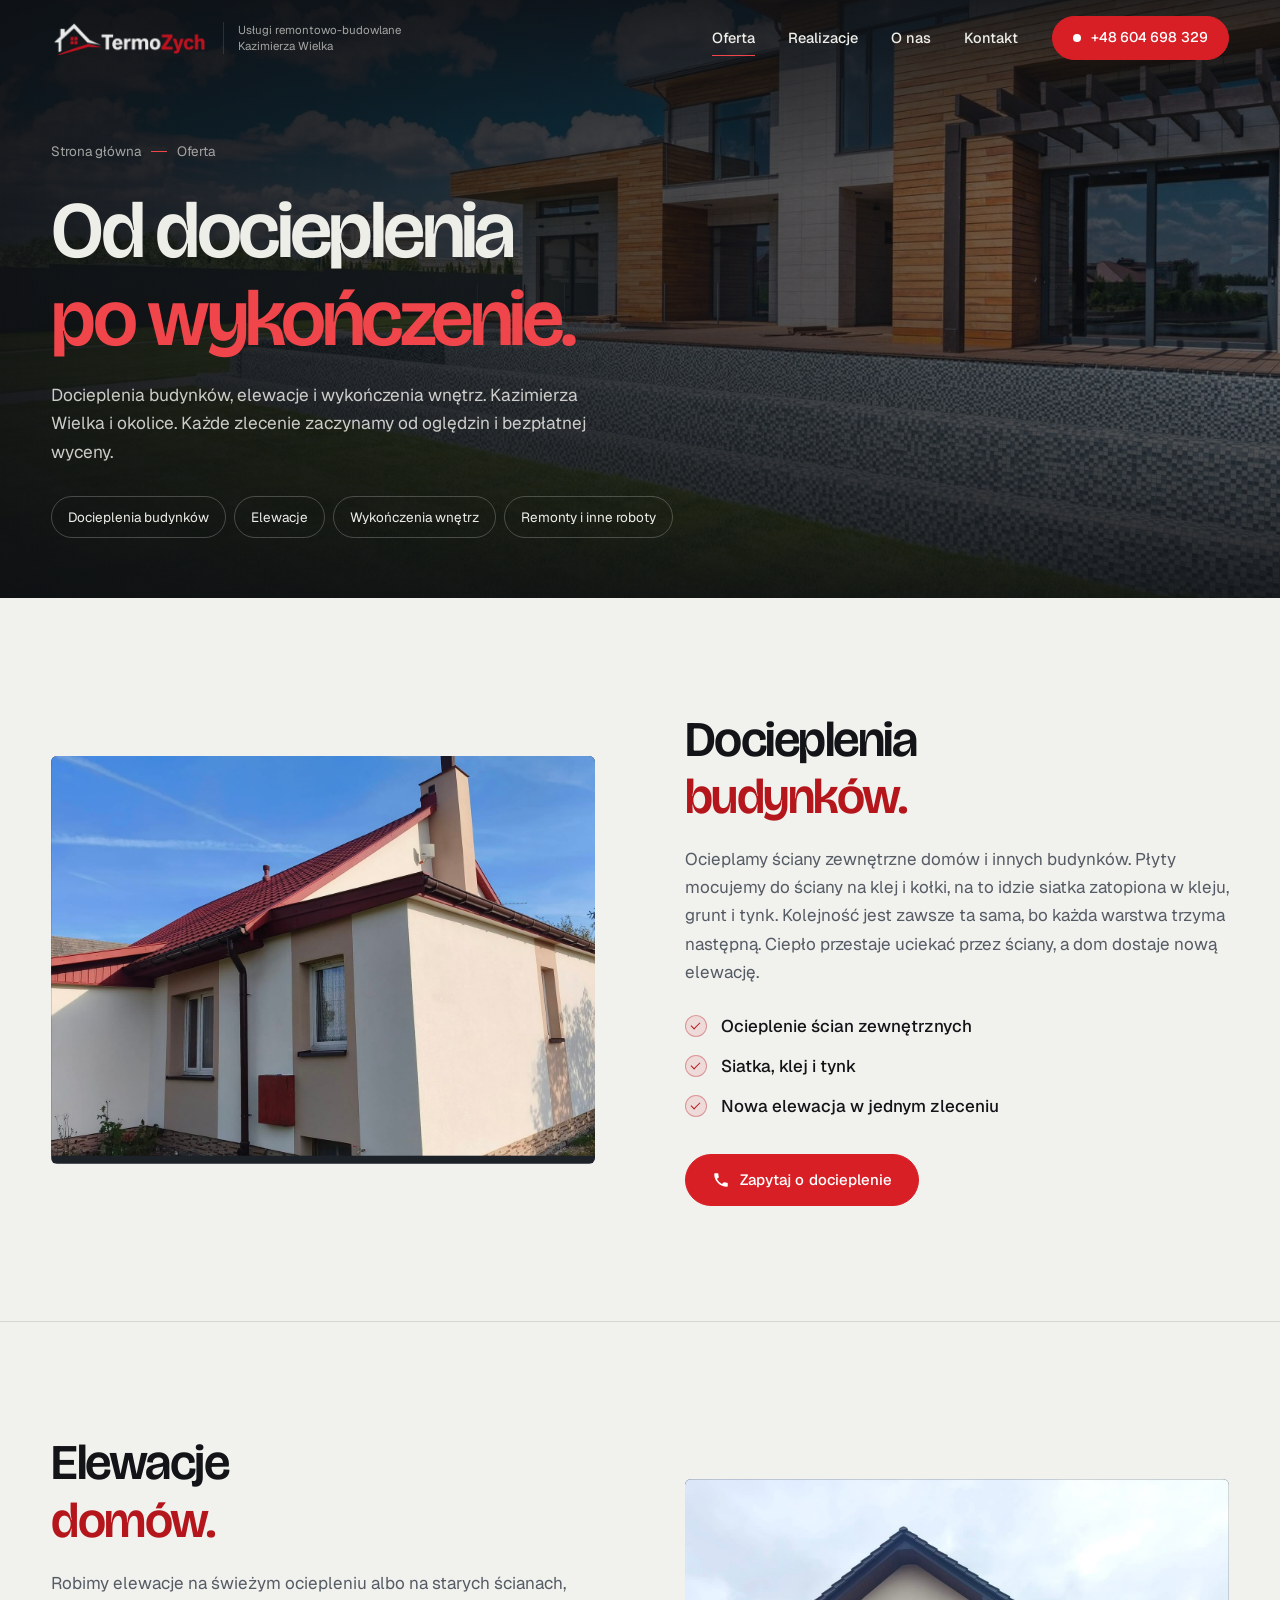
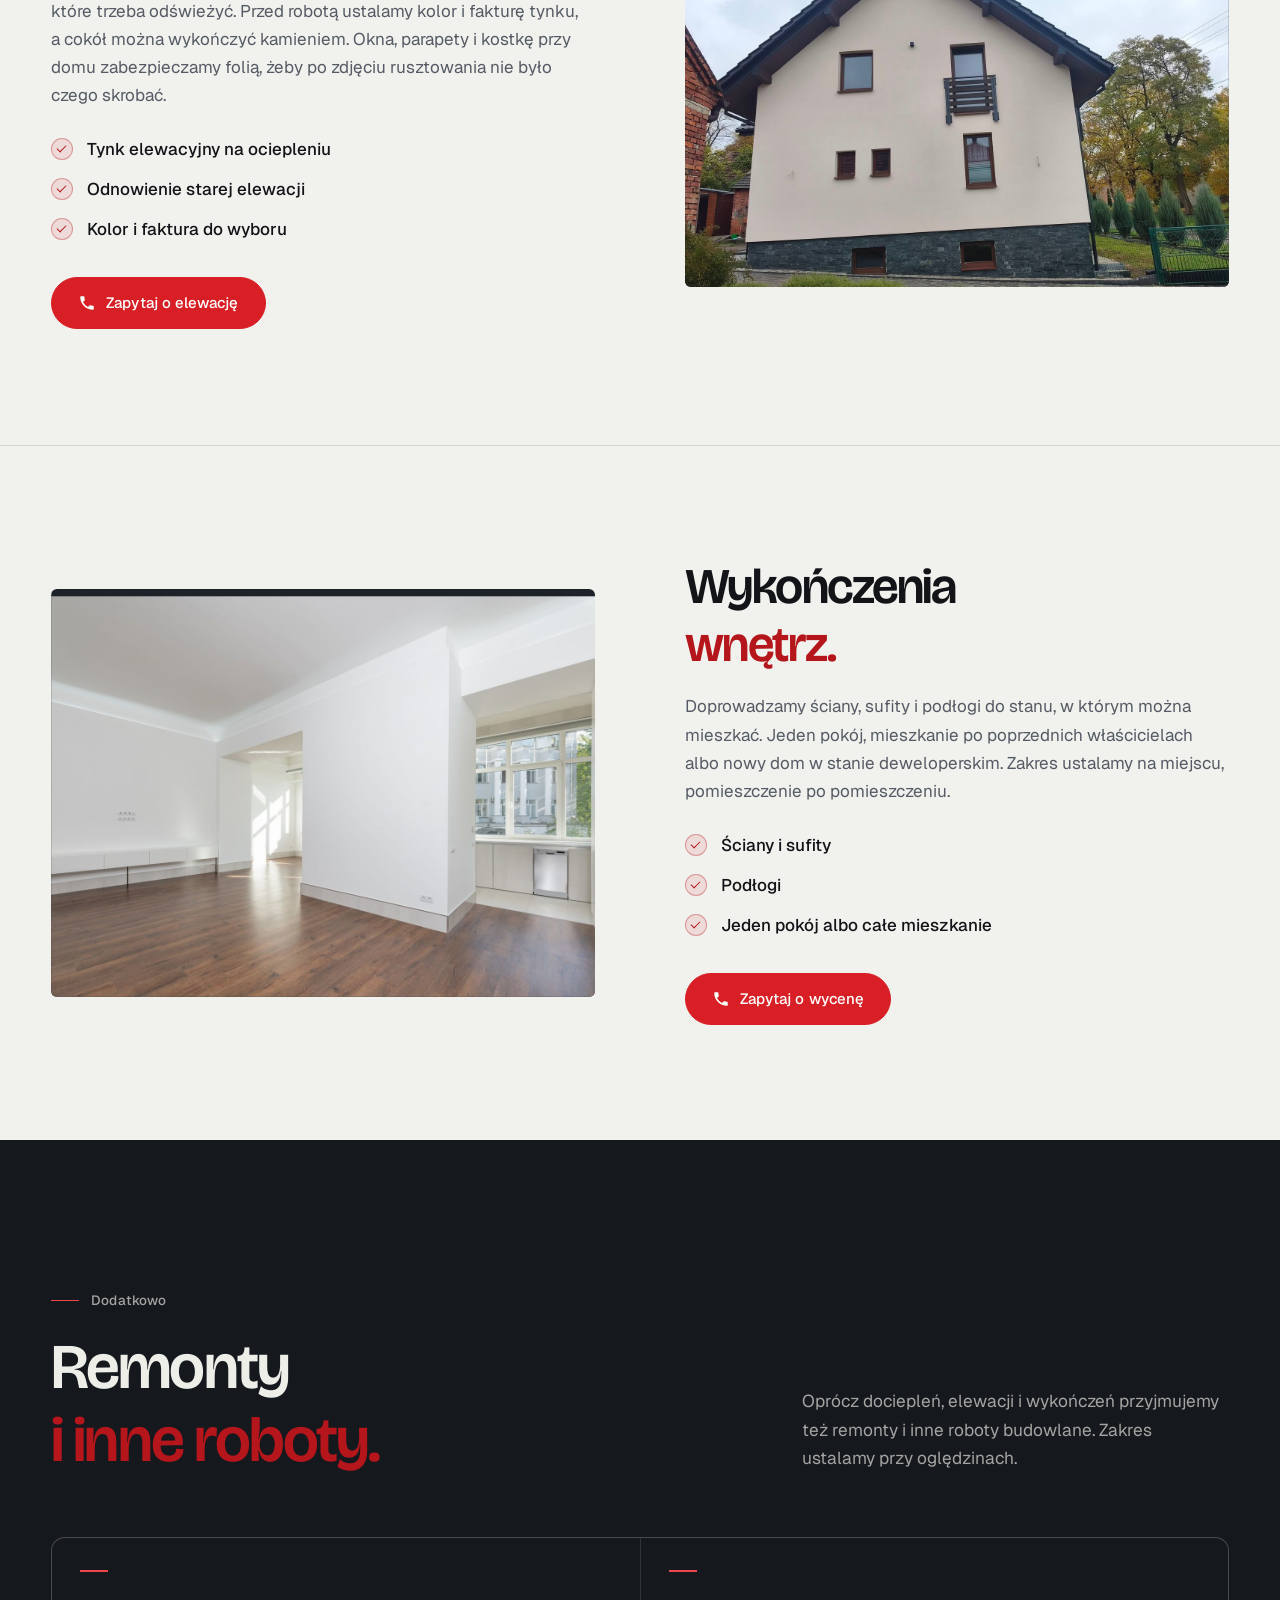
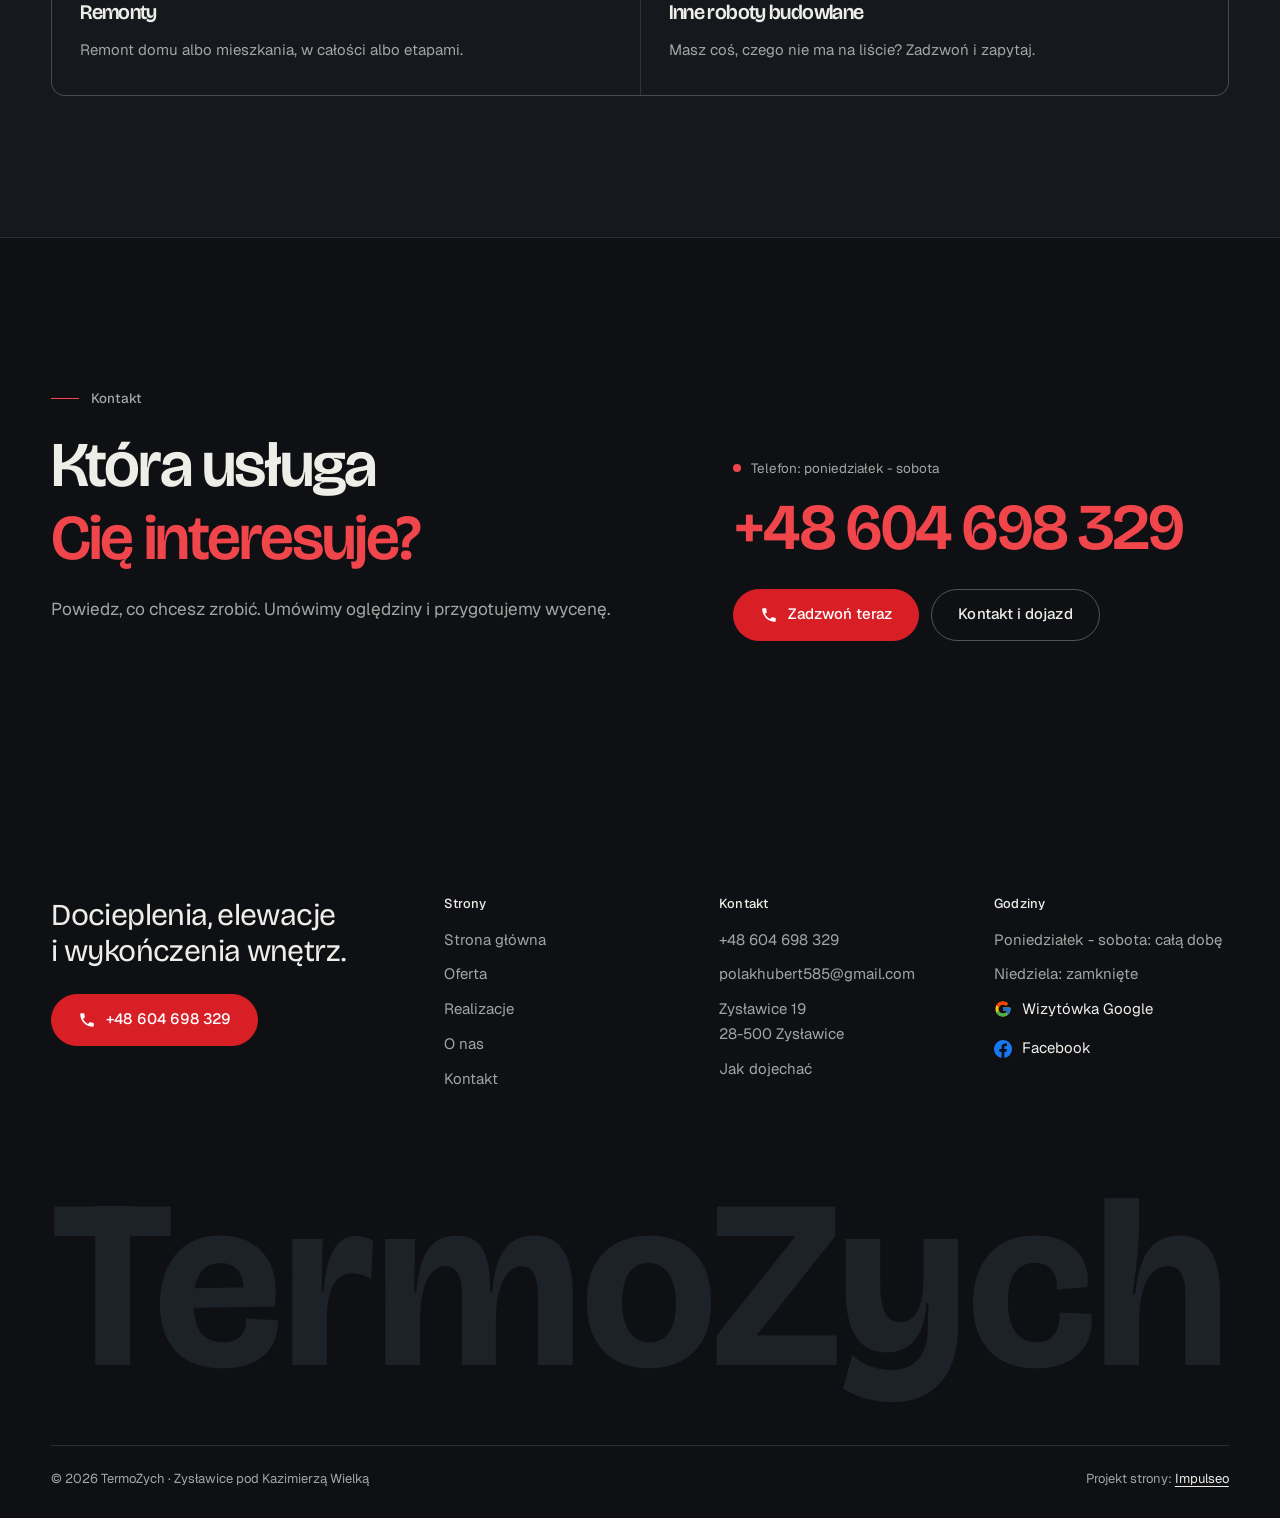
<file: oferta.html>
<!DOCTYPE html>
<html lang="pl">
<head>
<meta charset="UTF-8">
<meta name="viewport" content="width=device-width, initial-scale=1.0">
<title>Oferta - TermoZych, usługi remontowo-budowlane Kazimierza Wielka</title>
<meta name="description" content="Docieplenia budynków, elewacje, wykończenia wnętrz, remonty i inne roboty budowlane. Kazimierza Wielka i okolice.">
<link rel="canonical" href="https://impulseo-pl.github.io/termozych/oferta.html">
<meta name="robots" content="noindex, nofollow">
<meta name="theme-color" content="#0E1013">
<meta property="og:type" content="website">
<meta property="og:locale" content="pl_PL">
<meta property="og:site_name" content="TermoZych">
<meta property="og:title" content="Oferta - TermoZych, usługi remontowo-budowlane Kazimierza Wielka">
<meta property="og:description" content="Docieplenia budynków, elewacje, wykończenia wnętrz, remonty i inne roboty budowlane. Kazimierza Wielka i okolice.">
<meta property="og:url" content="https://impulseo-pl.github.io/termozych/oferta.html">
<meta property="og:image" content="https://impulseo-pl.github.io/termozych/img/og.jpg">
<meta property="og:image:width" content="1200">
<meta property="og:image:height" content="630">
<meta name="twitter:card" content="summary_large_image">
<script>(function(){var d=document.documentElement;d.classList.add('js');try{if(!window.matchMedia('(prefers-reduced-motion: reduce)').matches)d.classList.add('anim');}catch(e){}setTimeout(function(){if(!d.classList.contains('anim-ok'))d.classList.remove('anim');},3500);})();</script>
<link rel="preload" as="image" href="img/head-oferta.jpg" fetchpriority="high">
<link rel="preconnect" href="https://fonts.googleapis.com">
<link rel="preconnect" href="https://fonts.gstatic.com" crossorigin>
<link href="https://fonts.googleapis.com/css2?family=Bricolage+Grotesque:opsz,wght@12..96,400..700&family=Geist:wght@400..600&display=swap" rel="stylesheet">
<link rel="stylesheet" href="assets/styles.css?v=20261112">
<script src="assets/lenis.min.js?v=1.1.20" defer></script>
<script src="assets/main.js?v=20261112" defer></script>
</head>
<body>
<a class="skip" href="#tresc">Przejdź do treści</a><header class="site-head">
<div class="head-in">
  <a class="brand" href="index.html" aria-label="TermoZych - strona główna">
    <span class="znak"><img class="wm" src="img/logo.png" alt="TermoZych" width="652" height="140" decoding="sync" fetchpriority="high"></span>
    <span class="brand-sub">Usługi remontowo-budowlane<br>Kazimierza Wielka</span>
  </a>
  <nav class="nav-links" aria-label="Menu główne">
    <a class="nl" href="oferta.html" aria-current="page">Oferta</a><a class="nl" href="realizacje.html">Realizacje</a><a class="nl" href="o-nas.html">O&nbsp;nas</a><a class="nl" href="kontakt.html">Kontakt</a>
    <a class="btn btn-main nav-cta" href="tel:+48604698329"><span class="live" aria-hidden="true"></span>+48 604 698 329</a>
  </nav>
  <button class="burger" type="button" aria-label="Otwórz menu" aria-expanded="false" aria-controls="mnav"><span></span><span></span></button>
</div>
</header>
<div class="mnav" id="mnav">
  <div class="mnav-in">
    <a class="ml" href="index.html">Strona główna</a><a class="ml" href="oferta.html" aria-current="page">Oferta</a><a class="ml" href="realizacje.html">Realizacje</a><a class="ml" href="o-nas.html">O&nbsp;nas</a><a class="ml" href="kontakt.html">Kontakt</a>
    <div class="mnav-foot">
      <span>Telefon odbieramy od poniedziałku do soboty</span>
      <a class="btn btn-main" href="tel:+48604698329"><svg class="ico" width="16" height="16" viewBox="0 0 24 24" fill="none" aria-hidden="true"><path d="M6.6 10.8a15.5 15.5 0 0 0 6.6 6.6l2.2-2.2a1 1 0 0 1 1-.24 11.4 11.4 0 0 0 3.6.58 1 1 0 0 1 1 1V20a1 1 0 0 1-1 1A17 17 0 0 1 3 4a1 1 0 0 1 1-1h3.5a1 1 0 0 1 1 1c0 1.25.2 2.46.58 3.6a1 1 0 0 1-.25 1l-2.23 2.2Z" fill="currentColor"/></svg>+48 604 698 329</a>
    </div>
  </div>
</div>
<main id="tresc">
<section class="pagehead">
  <div class="pagehead-media"><img src="img/head-oferta.jpg" alt="Nowoczesny dom z tarasem i okładziną z drewna" width="1600" height="1068" decoding="async" fetchpriority="high"></div>
  <div class="ph-in">
    <p class="crumb up" style="--d:0"><a href="index.html">Strona główna</a><span class="sl" aria-hidden="true"></span>Oferta</p>
    <h1><span class="ln"><span class="ln-i" style="--k:0">Od docieplenia</span></span><span class="ln"><span class="ln-i" style="--k:1"><em>po wykończenie.</em></span></span></h1>
    <p class="ph-lead up" style="--d:300">Docieplenia budynków, elewacje i&nbsp;wykończenia wnętrz. Kazimierza Wielka i&nbsp;okolice. Każde zlecenie zaczynamy od oględzin i&nbsp;bezpłatnej wyceny.</p>
    <nav class="chips up" style="--d:420" aria-label="Usługi na tej stronie"><a class="chip" href="#docieplenia">Docieplenia budynków</a><a class="chip" href="#elewacje">Elewacje</a><a class="chip" href="#wykonczenia">Wykończenia wnętrz</a><a class="chip" href="#dodatkowo">Remonty i&nbsp;inne roboty</a></nav>
  </div>
</section>
<section class="svc-block" id="docieplenia">
  <div class="wrap svc-row">
    <figure class="fig svc-fig rv-img rv">
      <img src="img/docieplenie-dom.jpg" alt="Dom po dociepleniu: jasny tynk, beżowe wstawki i cokół z płytek" width="1600" height="1200" decoding="async" data-plx="30" style="height:110%;margin-top:-5%">
    </figure>
    <div class="svc-txt">
      <h2 class="rv rv-h"><span class="ln"><span class="ln-i" style="--k:0">Docieplenia</span></span><span class="ln"><span class="ln-i" style="--k:1"><em>budynków.</em></span></span></h2>
      <p class="rv" style="--d:100">Ocieplamy ściany zewnętrzne domów i&nbsp;innych budynków. Płyty mocujemy do ściany na klej i&nbsp;kołki, na to idzie siatka zatopiona w&nbsp;kleju, grunt i&nbsp;tynk. Kolejność jest zawsze ta sama, bo każda warstwa trzyma następną. Ciepło przestaje uciekać przez ściany, a&nbsp;dom dostaje nową elewację.</p>
      <ul class="ticks rv" style="--d:160"><li>Ocieplenie ścian zewnętrznych</li><li>Siatka, klej i&nbsp;tynk</li><li>Nowa elewacja w&nbsp;jednym zleceniu</li></ul>
      <a class="btn btn-main rv" style="--d:220" href="tel:+48604698329"><svg class="ico" width="16" height="16" viewBox="0 0 24 24" fill="none" aria-hidden="true"><path d="M6.6 10.8a15.5 15.5 0 0 0 6.6 6.6l2.2-2.2a1 1 0 0 1 1-.24 11.4 11.4 0 0 0 3.6.58 1 1 0 0 1 1 1V20a1 1 0 0 1-1 1A17 17 0 0 1 3 4a1 1 0 0 1 1-1h3.5a1 1 0 0 1 1 1c0 1.25.2 2.46.58 3.6a1 1 0 0 1-.25 1l-2.23 2.2Z" fill="currentColor"/></svg>Zapytaj o&nbsp;docieplenie</a>
    </div>
  </div>
</section>
<section class="svc-block flip" id="elewacje">
  <div class="wrap svc-row">
    <figure class="fig svc-fig rv-img rv">
      <img src="img/elewacja-szczyt.jpg" alt="Ściana szczytowa domu z nową elewacją i cokołem z kamienia" width="1600" height="1200" loading="lazy" decoding="async" data-plx="30" style="height:110%;margin-top:-5%">
    </figure>
    <div class="svc-txt">
      <h2 class="rv rv-h"><span class="ln"><span class="ln-i" style="--k:0">Elewacje</span></span><span class="ln"><span class="ln-i" style="--k:1"><em>domów.</em></span></span></h2>
      <p class="rv" style="--d:100">Robimy elewacje na świeżym ociepleniu albo na starych ścianach, które trzeba odświeżyć. Przed robotą ustalamy kolor i&nbsp;fakturę tynku, a&nbsp;cokół można wykończyć kamieniem. Okna, parapety i&nbsp;kostkę przy domu zabezpieczamy folią, żeby po zdjęciu rusztowania nie było czego skrobać.</p>
      <ul class="ticks rv" style="--d:160"><li>Tynk elewacyjny na ociepleniu</li><li>Odnowienie starej elewacji</li><li>Kolor i&nbsp;faktura do wyboru</li></ul>
      <a class="btn btn-main rv" style="--d:220" href="tel:+48604698329"><svg class="ico" width="16" height="16" viewBox="0 0 24 24" fill="none" aria-hidden="true"><path d="M6.6 10.8a15.5 15.5 0 0 0 6.6 6.6l2.2-2.2a1 1 0 0 1 1-.24 11.4 11.4 0 0 0 3.6.58 1 1 0 0 1 1 1V20a1 1 0 0 1-1 1A17 17 0 0 1 3 4a1 1 0 0 1 1-1h3.5a1 1 0 0 1 1 1c0 1.25.2 2.46.58 3.6a1 1 0 0 1-.25 1l-2.23 2.2Z" fill="currentColor"/></svg>Zapytaj o&nbsp;elewację</a>
    </div>
  </div>
</section>
<section class="svc-block" id="wykonczenia">
  <div class="wrap svc-row">
    <figure class="fig svc-fig rv-img rv">
      <img src="img/wnetrze.jpg" alt="Pusty pokój po wykończeniu, białe ściany i drewniana podłoga" width="1600" height="1068" loading="lazy" decoding="async" data-plx="30" style="height:110%;margin-top:-5%">
    </figure>
    <div class="svc-txt">
      <h2 class="rv rv-h"><span class="ln"><span class="ln-i" style="--k:0">Wykończenia</span></span><span class="ln"><span class="ln-i" style="--k:1"><em>wnętrz.</em></span></span></h2>
      <p class="rv" style="--d:100">Doprowadzamy ściany, sufity i&nbsp;podłogi do stanu, w&nbsp;którym można mieszkać. Jeden pokój, mieszkanie po poprzednich właścicielach albo nowy dom w&nbsp;stanie deweloperskim. Zakres ustalamy na miejscu, pomieszczenie po pomieszczeniu.</p>
      <ul class="ticks rv" style="--d:160"><li>Ściany i&nbsp;sufity</li><li>Podłogi</li><li>Jeden pokój albo całe mieszkanie</li></ul>
      <a class="btn btn-main rv" style="--d:220" href="tel:+48604698329"><svg class="ico" width="16" height="16" viewBox="0 0 24 24" fill="none" aria-hidden="true"><path d="M6.6 10.8a15.5 15.5 0 0 0 6.6 6.6l2.2-2.2a1 1 0 0 1 1-.24 11.4 11.4 0 0 0 3.6.58 1 1 0 0 1 1 1V20a1 1 0 0 1-1 1A17 17 0 0 1 3 4a1 1 0 0 1 1-1h3.5a1 1 0 0 1 1 1c0 1.25.2 2.46.58 3.6a1 1 0 0 1-.25 1l-2.23 2.2Z" fill="currentColor"/></svg>Zapytaj o&nbsp;wycenę</a>
    </div>
  </div>
</section>

<section class="sec dark-2" id="dodatkowo">
  <div class="wrap">
    <div class="sec-head">
      <div>
        <p class="eyebrow rv">Dodatkowo</p>
        <h2 class="h2 rv rv-h"><span class="ln"><span class="ln-i" style="--k:0">Remonty</span></span><span class="ln"><span class="ln-i" style="--k:1"><em>i&nbsp;inne roboty.</em></span></span></h2>
      </div>
      <div class="side rv" style="--d:120">
        <p class="lead">Oprócz dociepleń, elewacji i&nbsp;wykończeń przyjmujemy też remonty i&nbsp;inne roboty budowlane. Zakres ustalamy przy oględzinach.</p>
      </div>
    </div>
    <div class="extra-grid dwa"><div class="extra rv" style="--d:0"><div class="ic" aria-hidden="true"></div><h3>Remonty</h3><p>Remont domu albo mieszkania, w&nbsp;całości albo etapami.</p></div><div class="extra rv" style="--d:90"><div class="ic" aria-hidden="true"></div><h3>Inne roboty budowlane</h3><p>Masz coś, czego nie ma na liście? Zadzwoń i&nbsp;zapytaj.</p></div></div>
  </div>
</section>
<section class="cta-band dark">
  <div class="wrap cta-grid">
    <div>
      <p class="eyebrow rv">Kontakt</p>
      <h2 class="h2 rv rv-h"><span class="ln"><span class="ln-i" style="--k:0">Która usługa</span></span><span class="ln"><span class="ln-i" style="--k:1"><em>Cię interesuje?</em></span></span></h2>
      <p class="lead rv" style="--d:120">Powiedz, co chcesz zrobić. Umówimy oględziny i&nbsp;przygotujemy wycenę.</p>
    </div>
    <div class="cta-side rv" style="--d:180">
      <span class="lbl"><span class="live" aria-hidden="true"></span>Telefon: poniedziałek - sobota</span>
      <a class="cta-phone" href="tel:+48604698329">+48 604 698 329</a>
      <div class="cta-row">
        <a class="btn btn-main" href="tel:+48604698329"><svg class="ico" width="16" height="16" viewBox="0 0 24 24" fill="none" aria-hidden="true"><path d="M6.6 10.8a15.5 15.5 0 0 0 6.6 6.6l2.2-2.2a1 1 0 0 1 1-.24 11.4 11.4 0 0 0 3.6.58 1 1 0 0 1 1 1V20a1 1 0 0 1-1 1A17 17 0 0 1 3 4a1 1 0 0 1 1-1h3.5a1 1 0 0 1 1 1c0 1.25.2 2.46.58 3.6a1 1 0 0 1-.25 1l-2.23 2.2Z" fill="currentColor"/></svg>Zadzwoń teraz</a>
        <a class="btn btn-ghost" href="kontakt.html">Kontakt i&nbsp;dojazd</a>
      </div>
    </div>
  </div>
</section>
</main>
<footer class="site-foot">
  <div class="wrap">
    <div class="foot-top">
      <div>
        <p class="foot-claim">Docieplenia, elewacje i&nbsp;wykończenia wnętrz.</p>
        <a class="btn btn-main" href="tel:+48604698329"><svg class="ico" width="16" height="16" viewBox="0 0 24 24" fill="none" aria-hidden="true"><path d="M6.6 10.8a15.5 15.5 0 0 0 6.6 6.6l2.2-2.2a1 1 0 0 1 1-.24 11.4 11.4 0 0 0 3.6.58 1 1 0 0 1 1 1V20a1 1 0 0 1-1 1A17 17 0 0 1 3 4a1 1 0 0 1 1-1h3.5a1 1 0 0 1 1 1c0 1.25.2 2.46.58 3.6a1 1 0 0 1-.25 1l-2.23 2.2Z" fill="currentColor"/></svg>+48 604 698 329</a>
      </div>
      <div>
        <h4>Strony</h4>
        <ul><li><a href="index.html">Strona główna</a></li><li><a href="oferta.html">Oferta</a></li><li><a href="realizacje.html">Realizacje</a></li><li><a href="o-nas.html">O&nbsp;nas</a></li><li><a href="kontakt.html">Kontakt</a></li></ul>
      </div>
      <div>
        <h4>Kontakt</h4>
        <ul>
          <li><a href="tel:+48604698329">+48 604 698 329</a></li>
          <li><a href="mailto:polakhubert585@gmail.com">polakhubert585@gmail.com</a></li>
          <li>Zysławice 19<br>28-500 Zysławice</li>
          <li><a href="https://maps.google.com/?cid=2595215931577657863" target="_blank" rel="noopener">Jak dojechać</a></li>
        </ul>
      </div>
      <div>
        <h4>Godziny</h4>
        <ul>
          <li>Poniedziałek - sobota: całą dobę</li>
          <li>Niedziela: zamknięte</li>
          <li><a class="soc" href="https://maps.google.com/?cid=2595215931577657863" target="_blank" rel="noopener" aria-label="Wizytówka TermoZych w Google"><svg class="g-logo" viewBox="0 0 48 48" aria-hidden="true"><path fill="#FFC107" d="M43.6 20.5H42V20H24v8h11.3C33.7 32.7 29.2 36 24 36c-6.6 0-12-5.4-12-12s5.4-12 12-12c3.1 0 5.8 1.2 7.9 3.1l5.7-5.7C34 6.1 29.3 4 24 4 12.9 4 4 12.9 4 24s8.9 20 20 20 20-8.9 20-20c0-1.3-.1-2.4-.4-3.5z"/><path fill="#FF3D00" d="m6.3 14.7 6.6 4.8C14.7 15.1 19 12 24 12c3.1 0 5.8 1.2 7.9 3.1l5.7-5.7C34 6.1 29.3 4 24 4 16.3 4 9.7 8.3 6.3 14.7z"/><path fill="#4CAF50" d="M24 44c5.2 0 9.9-2 13.4-5.2l-6.2-5.2A11.9 11.9 0 0 1 24 36c-5.2 0-9.6-3.3-11.3-7.9l-6.5 5C9.5 39.6 16.2 44 24 44z"/><path fill="#1976D2" d="M43.6 20.5H42V20H24v8h11.3a12 12 0 0 1-4.1 5.6l6.2 5.2C37 39.2 44 34 44 24c0-1.3-.1-2.4-.4-3.5z"/></svg>Wizytówka Google</a></li>
          <li><a class="soc" href="https://www.facebook.com/profile.php?id=61560573417914" target="_blank" rel="noopener" aria-label="TermoZych na Facebooku"><svg class="f-logo" viewBox="0 0 24 24" aria-hidden="true"><path fill="#1877F2" d="M24 12a12 12 0 1 0-13.9 11.9v-8.4H7.1V12h3V9.4c0-3 1.8-4.7 4.500-4.700 1.300 0 2.700.200 2.700.200v3h-1.500c-1.500 0-2 .900-2 1.900V12h3.400l-.500 3.500h-2.900v8.400A12 12 0 0 0 24 12z"/></svg>Facebook</a></li>
        </ul>
      </div>
    </div>
    <div class="foot-mark" aria-hidden="true"><svg class="wm-foot" viewBox="0 0 1000 204" aria-hidden="true" focusable="false"><text x="0" y="156" textLength="1000" lengthAdjust="spacingAndGlyphs" font-size="204">TermoZych</text></svg></div>
    <div class="foot-bottom">
      <span>© 2026 TermoZych · Zysławice pod Kazimierzą Wielką</span>
      <span>Projekt strony: <a class="foot-credit" href="https://impulseo.pl" target="_blank" rel="noopener">Impulseo</a></span>
    </div>
  </div>
</footer>
<div class="sticky-call">
  <a class="btn btn-main" href="tel:+48604698329"><svg class="ico" width="16" height="16" viewBox="0 0 24 24" fill="none" aria-hidden="true"><path d="M6.6 10.8a15.5 15.5 0 0 0 6.6 6.6l2.2-2.2a1 1 0 0 1 1-.24 11.4 11.4 0 0 0 3.6.58 1 1 0 0 1 1 1V20a1 1 0 0 1-1 1A17 17 0 0 1 3 4a1 1 0 0 1 1-1h3.5a1 1 0 0 1 1 1c0 1.25.2 2.46.58 3.6a1 1 0 0 1-.25 1l-2.23 2.2Z" fill="currentColor"/></svg>Zadzwoń</a>
  <a class="btn btn-ghost" href="kontakt.html">Kontakt i&nbsp;dojazd</a>
</div>
<div class="demo-wazne" data-do="2026-11-16" data-cykl="3" hidden><svg class="dw-ico" width="13" height="13" viewBox="0 0 24 24" fill="none" aria-hidden="true"><circle cx="12" cy="12" r="8.6" stroke="currentColor" stroke-width="1.8"/><path d="M12 7.2V12l3.3 2" stroke="currentColor" stroke-width="1.8" stroke-linecap="round"/></svg><span class="dw-txt"></span></div>
</body>
</html>
</file>
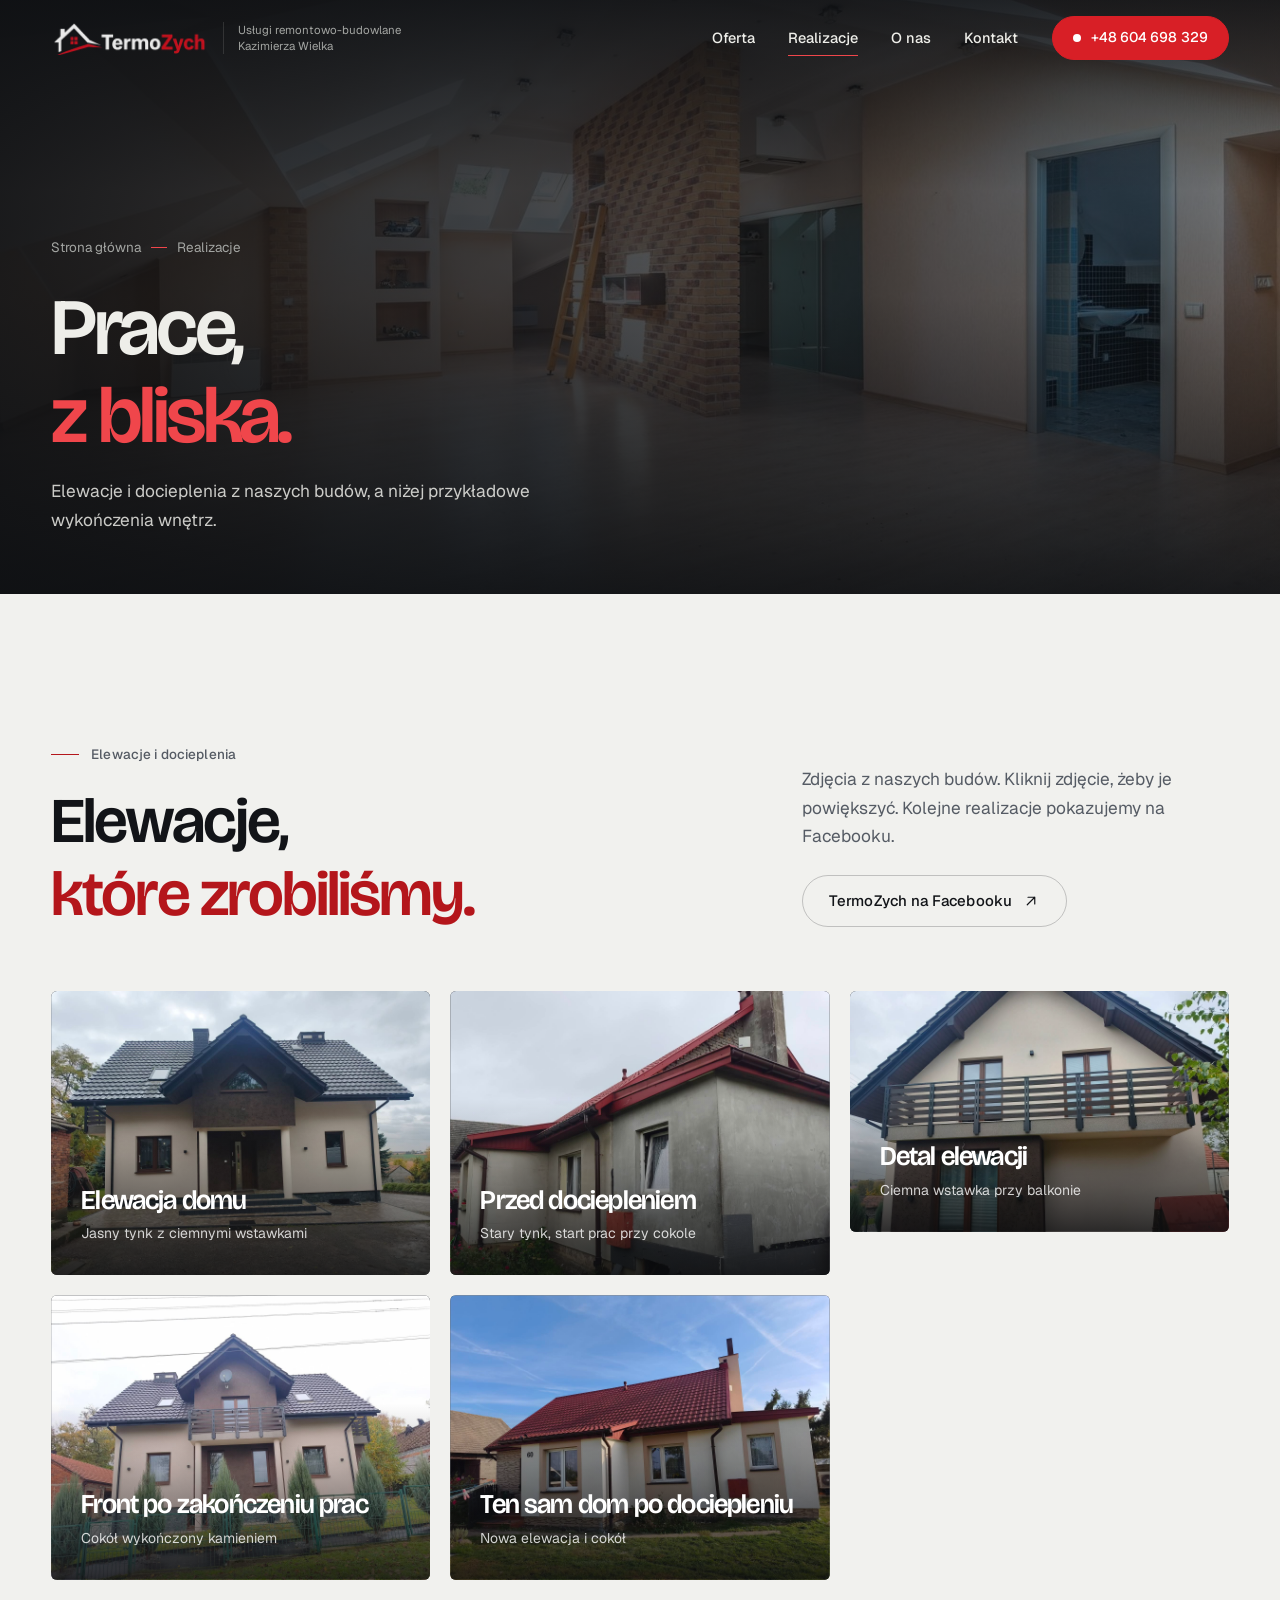
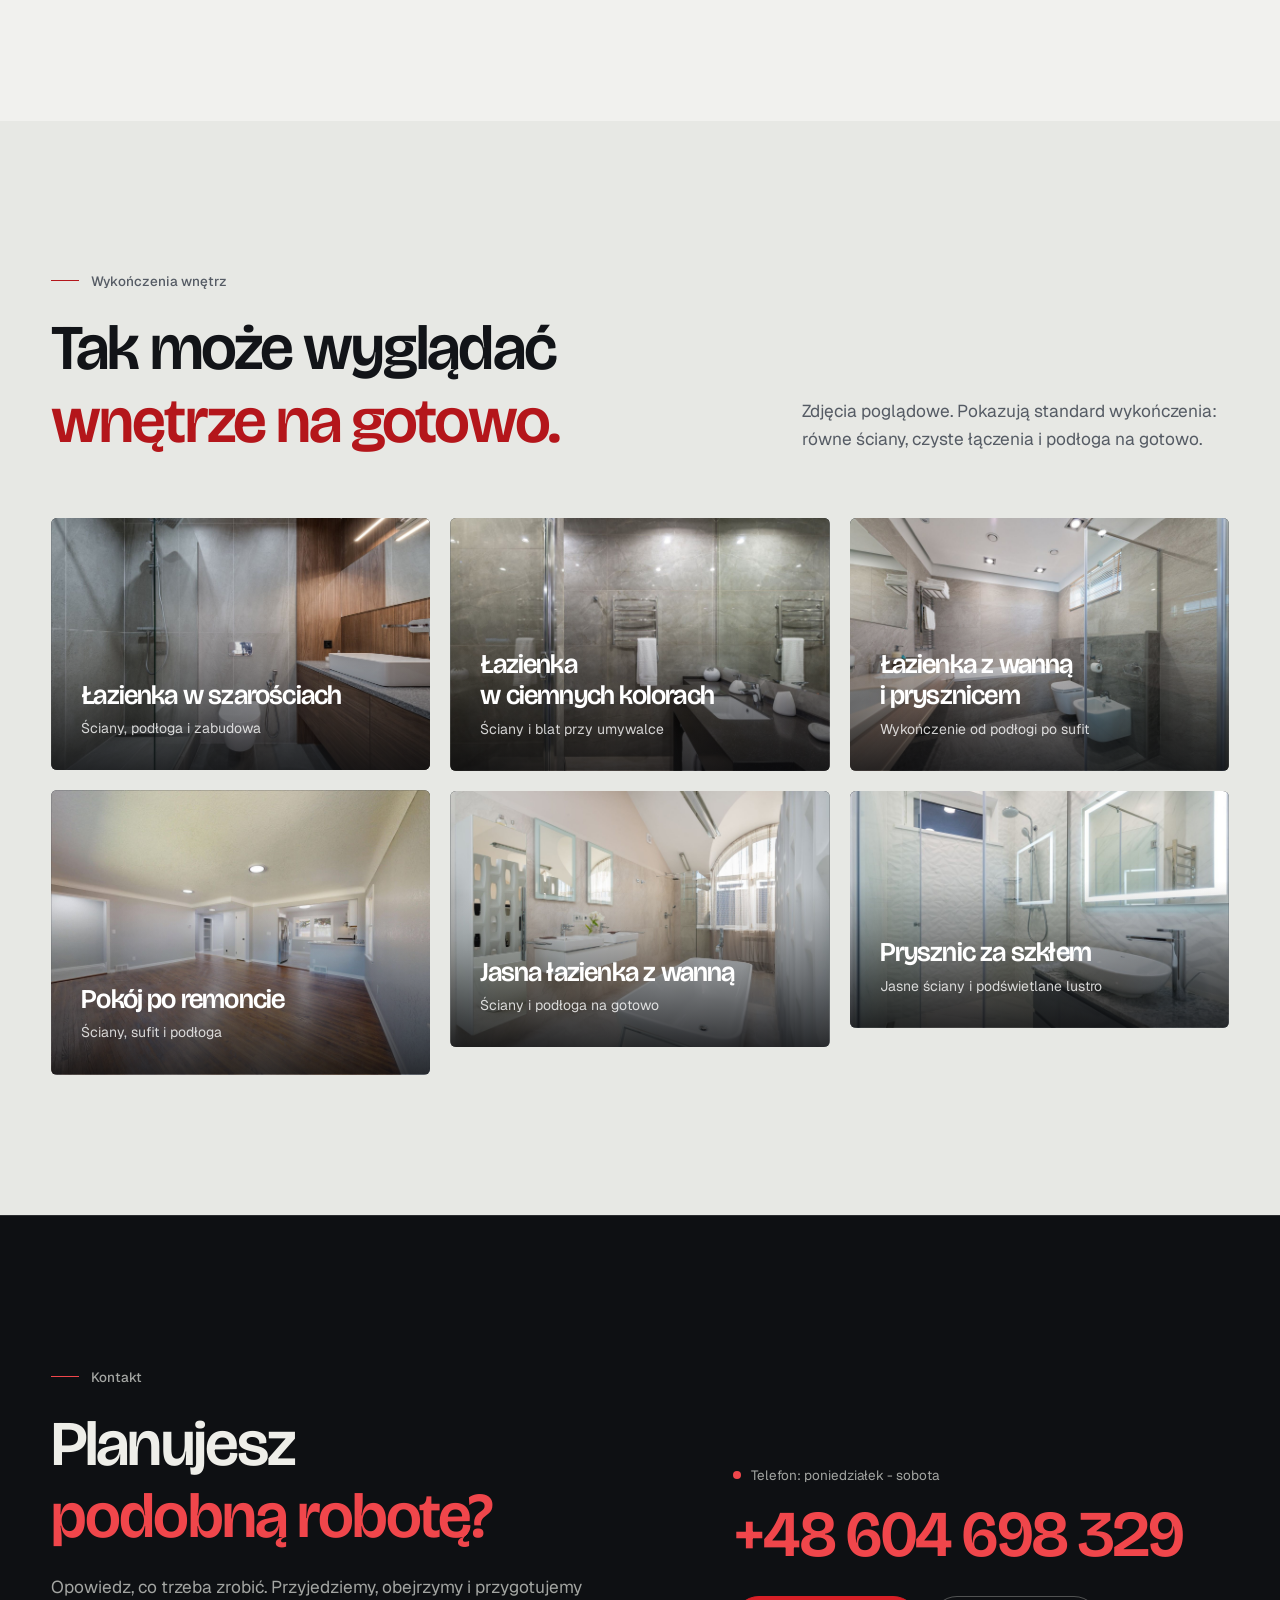
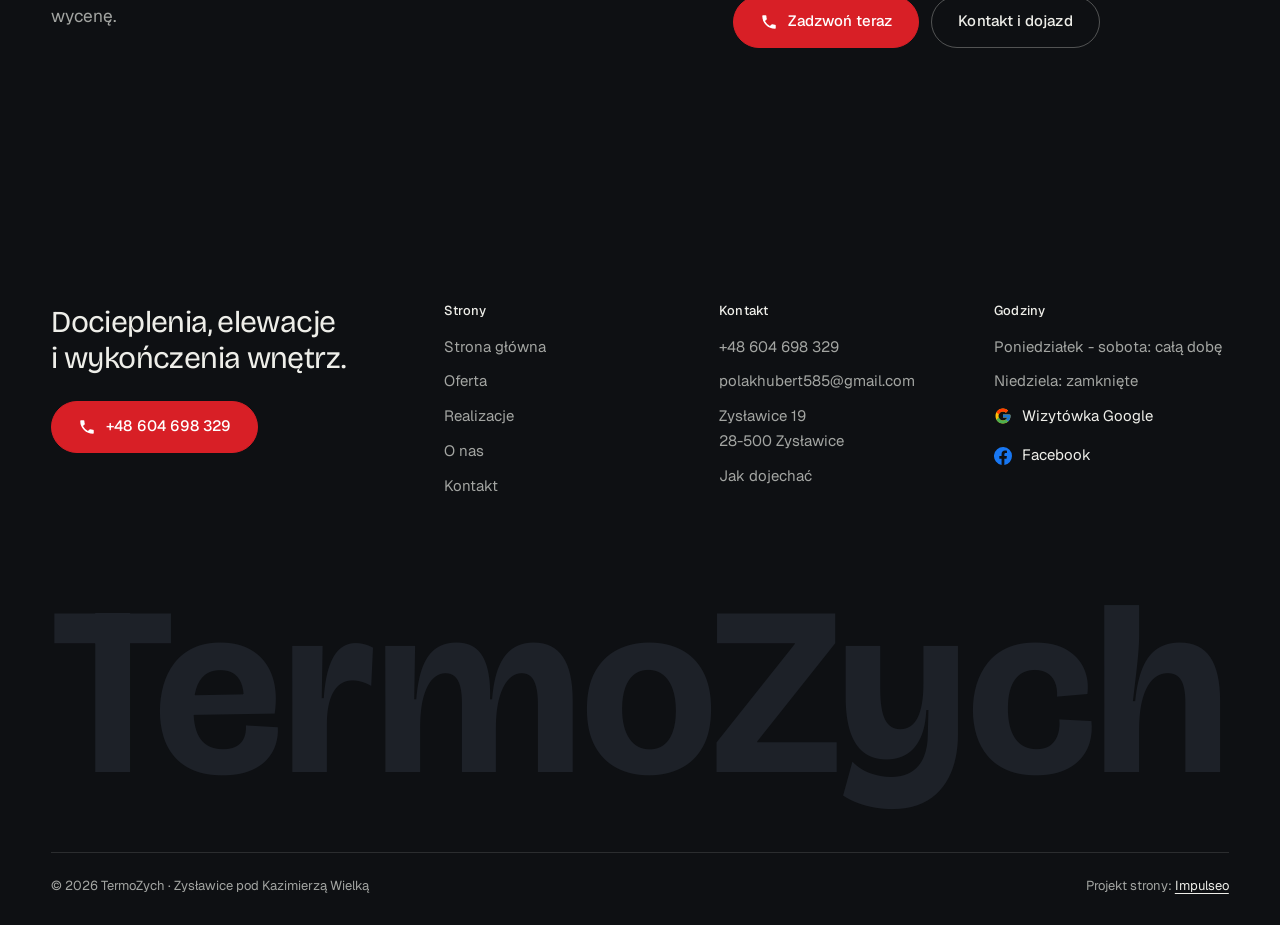
<file: realizacje.html>
<!DOCTYPE html>
<html lang="pl">
<head>
<meta charset="UTF-8">
<meta name="viewport" content="width=device-width, initial-scale=1.0">
<title>Realizacje - TermoZych, elewacje i wykończenia wnętrz</title>
<meta name="description" content="Elewacje i docieplenia wykonane przez TermoZych oraz przykładowe wykończenia wnętrz. Kazimierza Wielka i okolice.">
<link rel="canonical" href="https://impulseo-pl.github.io/termozych/realizacje.html">
<meta name="robots" content="noindex, nofollow">
<meta name="theme-color" content="#0E1013">
<meta property="og:type" content="website">
<meta property="og:locale" content="pl_PL">
<meta property="og:site_name" content="TermoZych">
<meta property="og:title" content="Realizacje - TermoZych, elewacje i wykończenia wnętrz">
<meta property="og:description" content="Elewacje i docieplenia wykonane przez TermoZych oraz przykładowe wykończenia wnętrz. Kazimierza Wielka i okolice.">
<meta property="og:url" content="https://impulseo-pl.github.io/termozych/realizacje.html">
<meta property="og:image" content="https://impulseo-pl.github.io/termozych/img/og.jpg">
<meta property="og:image:width" content="1200">
<meta property="og:image:height" content="630">
<meta name="twitter:card" content="summary_large_image">
<script>(function(){var d=document.documentElement;d.classList.add('js');try{if(!window.matchMedia('(prefers-reduced-motion: reduce)').matches)d.classList.add('anim');}catch(e){}setTimeout(function(){if(!d.classList.contains('anim-ok'))d.classList.remove('anim');},3500);})();</script>
<link rel="preload" as="image" href="img/head-realizacje.jpg" fetchpriority="high">
<link rel="preconnect" href="https://fonts.googleapis.com">
<link rel="preconnect" href="https://fonts.gstatic.com" crossorigin>
<link href="https://fonts.googleapis.com/css2?family=Bricolage+Grotesque:opsz,wght@12..96,400..700&family=Geist:wght@400..600&display=swap" rel="stylesheet">
<link rel="stylesheet" href="assets/styles.css?v=20261112">
<script src="assets/lenis.min.js?v=1.1.20" defer></script>
<script src="assets/main.js?v=20261112" defer></script>
</head>
<body>
<a class="skip" href="#tresc">Przejdź do treści</a><header class="site-head">
<div class="head-in">
  <a class="brand" href="index.html" aria-label="TermoZych - strona główna">
    <span class="znak"><img class="wm" src="img/logo.png" alt="TermoZych" width="652" height="140" decoding="sync" fetchpriority="high"></span>
    <span class="brand-sub">Usługi remontowo-budowlane<br>Kazimierza Wielka</span>
  </a>
  <nav class="nav-links" aria-label="Menu główne">
    <a class="nl" href="oferta.html">Oferta</a><a class="nl" href="realizacje.html" aria-current="page">Realizacje</a><a class="nl" href="o-nas.html">O&nbsp;nas</a><a class="nl" href="kontakt.html">Kontakt</a>
    <a class="btn btn-main nav-cta" href="tel:+48604698329"><span class="live" aria-hidden="true"></span>+48 604 698 329</a>
  </nav>
  <button class="burger" type="button" aria-label="Otwórz menu" aria-expanded="false" aria-controls="mnav"><span></span><span></span></button>
</div>
</header>
<div class="mnav" id="mnav">
  <div class="mnav-in">
    <a class="ml" href="index.html">Strona główna</a><a class="ml" href="oferta.html">Oferta</a><a class="ml" href="realizacje.html" aria-current="page">Realizacje</a><a class="ml" href="o-nas.html">O&nbsp;nas</a><a class="ml" href="kontakt.html">Kontakt</a>
    <div class="mnav-foot">
      <span>Telefon odbieramy od poniedziałku do soboty</span>
      <a class="btn btn-main" href="tel:+48604698329"><svg class="ico" width="16" height="16" viewBox="0 0 24 24" fill="none" aria-hidden="true"><path d="M6.6 10.8a15.5 15.5 0 0 0 6.6 6.6l2.2-2.2a1 1 0 0 1 1-.24 11.4 11.4 0 0 0 3.6.58 1 1 0 0 1 1 1V20a1 1 0 0 1-1 1A17 17 0 0 1 3 4a1 1 0 0 1 1-1h3.5a1 1 0 0 1 1 1c0 1.25.2 2.46.58 3.6a1 1 0 0 1-.25 1l-2.23 2.2Z" fill="currentColor"/></svg>+48 604 698 329</a>
    </div>
  </div>
</div>
<main id="tresc">
<section class="pagehead">
  <div class="pagehead-media"><img src="img/head-realizacje.jpg" alt="Poddasze po zabudowie i wykończeniu" width="1600" height="1068" decoding="async" fetchpriority="high"></div>
  <div class="ph-in">
    <p class="crumb up" style="--d:0"><a href="index.html">Strona główna</a><span class="sl" aria-hidden="true"></span>Realizacje</p>
    <h1><span class="ln"><span class="ln-i" style="--k:0">Prace,</span></span><span class="ln"><span class="ln-i" style="--k:1"><em>z&nbsp;bliska.</em></span></span></h1>
    <p class="ph-lead up" style="--d:300">Elewacje i&nbsp;docieplenia z&nbsp;naszych budów, a&nbsp;niżej przykładowe wykończenia wnętrz.</p>
  </div>
</section>

<section class="sec">
  <div class="wrap">
    <div class="sec-head">
      <div>
        <p class="eyebrow rv">Elewacje i&nbsp;docieplenia</p>
        <h2 class="h2 rv rv-h"><span class="ln"><span class="ln-i" style="--k:0">Elewacje,</span></span><span class="ln"><span class="ln-i" style="--k:1"><em>które zrobiliśmy.</em></span></span></h2>
      </div>
      <div class="side rv" style="--d:120">
        <p class="lead">Zdjęcia z&nbsp;naszych budów. Kliknij zdjęcie, żeby je powiększyć. Kolejne realizacje pokazujemy na Facebooku.</p>
        <a class="btn btn-ghost" href="https://www.facebook.com/profile.php?id=61560573417914" target="_blank" rel="noopener">TermoZych na Facebooku<svg class="ico" width="18" height="18" viewBox="0 0 24 24" fill="none" stroke="currentColor" stroke-width="1.6" stroke-linecap="round" stroke-linejoin="round" aria-hidden="true"><path d="M7 17 17 7M8 7h9v9"/></svg></a>
      </div>
    </div>
    <div class="masonry">
      <a class="tile rv-img rv" style="--d:0" href="img/elewacja-1.jpg" data-lb="Elewacja domu - Jasny tynk z ciemnymi wstawkami">
        <img src="img/elewacja-1.jpg" alt="Dom jednorodzinny z nową elewacją, jasny tynk i ciemne wstawki" width="1600" height="1200" decoding="async">
        <span class="tile-cap"><h3>Elewacja domu</h3><span>Jasny tynk z&nbsp;ciemnymi wstawkami</span></span>
      </a><a class="tile rv-img rv" style="--d:110" href="img/elewacja-2.jpg" data-lb="Front po zakończeniu prac - Cokół wykończony kamieniem">
        <img src="img/elewacja-2.jpg" alt="Front domu po zakończeniu elewacji, cokół z kamienia" width="1600" height="1200" decoding="async">
        <span class="tile-cap"><h3>Front po zakończeniu prac</h3><span>Cokół wykończony kamieniem</span></span>
      </a><a class="tile rv-img rv" style="--d:220" href="img/docieplenie-przed.jpg" data-lb="Przed dociepleniem - Stary tynk, start prac przy cokole">
        <img src="img/docieplenie-przed.jpg" alt="Dom przed dociepleniem, stary tynk i pierwsze płyty na cokole" width="1600" height="1200" decoding="async">
        <span class="tile-cap"><h3>Przed dociepleniem</h3><span>Stary tynk, start prac przy cokole</span></span>
      </a><a class="tile rv-img rv" style="--d:0" href="img/docieplenie-po.jpg" data-lb="Ten sam dom po dociepleniu - Nowa elewacja i cokół">
        <img src="img/docieplenie-po.jpg" alt="Ten sam dom po dociepleniu, jasna elewacja i czerwony dach" width="1600" height="1200" loading="lazy" decoding="async">
        <span class="tile-cap"><h3>Ten sam dom po dociepleniu</h3><span>Nowa elewacja i&nbsp;cokół</span></span>
      </a><a class="tile rv-img rv" style="--d:110" href="img/elewacja-3.jpg" data-lb="Detal elewacji - Ciemna wstawka przy balkonie">
        <img src="img/elewacja-3.jpg" alt="Balkon i ciemna wstawka na elewacji domu" width="1600" height="1016" loading="lazy" decoding="async">
        <span class="tile-cap"><h3>Detal elewacji</h3><span>Ciemna wstawka przy balkonie</span></span>
      </a>
    </div>
  </div>
</section>
<section class="sec paper-2">
  <div class="wrap">
    <div class="sec-head">
      <div>
        <p class="eyebrow rv">Wykończenia wnętrz</p>
        <h2 class="h2 rv rv-h"><span class="ln"><span class="ln-i" style="--k:0">Tak może wyglądać</span></span><span class="ln"><span class="ln-i" style="--k:1"><em>wnętrze na gotowo.</em></span></span></h2>
      </div>
      <div class="side rv" style="--d:120">
        <p class="lead">Zdjęcia poglądowe. Pokazują standard wykończenia: równe ściany, czyste łączenia i&nbsp;podłoga na gotowo.</p>
      </div>
    </div>
    <div class="masonry">
      <a class="tile rv-img rv" style="--d:0" href="img/g8.jpg" data-lb="Łazienka w szarościach - Ściany, podłoga i zabudowa">
        <img src="img/g8.jpg" alt="Łazienka w szarych płytkach z zabudową z drewna" width="1600" height="1066" loading="lazy" decoding="async">
        <span class="tile-cap"><h3>Łazienka w&nbsp;szarościach</h3><span>Ściany, podłoga i&nbsp;zabudowa</span></span>
      </a><a class="tile rv-img rv" style="--d:110" href="img/g16.jpg" data-lb="Pokój po remoncie - Ściany, sufit i podłoga">
        <img src="img/g16.jpg" alt="Pokój po remoncie z drewnianą podłogą" width="1600" height="1200" loading="lazy" decoding="async">
        <span class="tile-cap"><h3>Pokój po remoncie</h3><span>Ściany, sufit i&nbsp;podłoga</span></span>
      </a><a class="tile rv-img rv" style="--d:220" href="img/g11.jpg" data-lb="Łazienka w ciemnych kolorach - Ściany i blat przy umywalce">
        <img src="img/g11.jpg" alt="Łazienka w ciemnych płytkach z kabiną prysznicową" width="1600" height="1068" loading="lazy" decoding="async">
        <span class="tile-cap"><h3>Łazienka w&nbsp;ciemnych kolorach</h3><span>Ściany i&nbsp;blat przy umywalce</span></span>
      </a><a class="tile rv-img rv" style="--d:0" href="img/g15.jpg" data-lb="Jasna łazienka z wanną - Ściany i podłoga na gotowo">
        <img src="img/g15.jpg" alt="Jasna łazienka z wanną wolnostojącą" width="1600" height="1082" loading="lazy" decoding="async">
        <span class="tile-cap"><h3>Jasna łazienka z&nbsp;wanną</h3><span>Ściany i&nbsp;podłoga na gotowo</span></span>
      </a><a class="tile rv-img rv" style="--d:110" href="img/g4.jpg" data-lb="Łazienka z wanną i prysznicem - Wykończenie od podłogi po sufit">
        <img src="img/g4.jpg" alt="Łazienka z wanną i prysznicem w szarych płytkach" width="1600" height="1068" loading="lazy" decoding="async">
        <span class="tile-cap"><h3>Łazienka z&nbsp;wanną i&nbsp;prysznicem</h3><span>Wykończenie od podłogi po sufit</span></span>
      </a><a class="tile rv-img rv" style="--d:220" href="img/lazienka.jpg" data-lb="Prysznic za szkłem - Jasne ściany i podświetlane lustro">
        <img src="img/lazienka.jpg" alt="Prysznic za szkłem i podświetlane lustro" width="1600" height="1000" loading="lazy" decoding="async">
        <span class="tile-cap"><h3>Prysznic za szkłem</h3><span>Jasne ściany i&nbsp;podświetlane lustro</span></span>
      </a>
    </div>
  </div>
</section>
<section class="cta-band dark">
  <div class="wrap cta-grid">
    <div>
      <p class="eyebrow rv">Kontakt</p>
      <h2 class="h2 rv rv-h"><span class="ln"><span class="ln-i" style="--k:0">Planujesz</span></span><span class="ln"><span class="ln-i" style="--k:1"><em>podobną robotę?</em></span></span></h2>
      <p class="lead rv" style="--d:120">Opowiedz, co trzeba zrobić. Przyjedziemy, obejrzymy i&nbsp;przygotujemy wycenę.</p>
    </div>
    <div class="cta-side rv" style="--d:180">
      <span class="lbl"><span class="live" aria-hidden="true"></span>Telefon: poniedziałek - sobota</span>
      <a class="cta-phone" href="tel:+48604698329">+48 604 698 329</a>
      <div class="cta-row">
        <a class="btn btn-main" href="tel:+48604698329"><svg class="ico" width="16" height="16" viewBox="0 0 24 24" fill="none" aria-hidden="true"><path d="M6.6 10.8a15.5 15.5 0 0 0 6.6 6.6l2.2-2.2a1 1 0 0 1 1-.24 11.4 11.4 0 0 0 3.6.58 1 1 0 0 1 1 1V20a1 1 0 0 1-1 1A17 17 0 0 1 3 4a1 1 0 0 1 1-1h3.5a1 1 0 0 1 1 1c0 1.25.2 2.46.58 3.6a1 1 0 0 1-.25 1l-2.23 2.2Z" fill="currentColor"/></svg>Zadzwoń teraz</a>
        <a class="btn btn-ghost" href="kontakt.html">Kontakt i&nbsp;dojazd</a>
      </div>
    </div>
  </div>
</section>
</main>
<footer class="site-foot">
  <div class="wrap">
    <div class="foot-top">
      <div>
        <p class="foot-claim">Docieplenia, elewacje i&nbsp;wykończenia wnętrz.</p>
        <a class="btn btn-main" href="tel:+48604698329"><svg class="ico" width="16" height="16" viewBox="0 0 24 24" fill="none" aria-hidden="true"><path d="M6.6 10.8a15.5 15.5 0 0 0 6.6 6.6l2.2-2.2a1 1 0 0 1 1-.24 11.4 11.4 0 0 0 3.6.58 1 1 0 0 1 1 1V20a1 1 0 0 1-1 1A17 17 0 0 1 3 4a1 1 0 0 1 1-1h3.5a1 1 0 0 1 1 1c0 1.25.2 2.46.58 3.6a1 1 0 0 1-.25 1l-2.23 2.2Z" fill="currentColor"/></svg>+48 604 698 329</a>
      </div>
      <div>
        <h4>Strony</h4>
        <ul><li><a href="index.html">Strona główna</a></li><li><a href="oferta.html">Oferta</a></li><li><a href="realizacje.html">Realizacje</a></li><li><a href="o-nas.html">O&nbsp;nas</a></li><li><a href="kontakt.html">Kontakt</a></li></ul>
      </div>
      <div>
        <h4>Kontakt</h4>
        <ul>
          <li><a href="tel:+48604698329">+48 604 698 329</a></li>
          <li><a href="mailto:polakhubert585@gmail.com">polakhubert585@gmail.com</a></li>
          <li>Zysławice 19<br>28-500 Zysławice</li>
          <li><a href="https://maps.google.com/?cid=2595215931577657863" target="_blank" rel="noopener">Jak dojechać</a></li>
        </ul>
      </div>
      <div>
        <h4>Godziny</h4>
        <ul>
          <li>Poniedziałek - sobota: całą dobę</li>
          <li>Niedziela: zamknięte</li>
          <li><a class="soc" href="https://maps.google.com/?cid=2595215931577657863" target="_blank" rel="noopener" aria-label="Wizytówka TermoZych w Google"><svg class="g-logo" viewBox="0 0 48 48" aria-hidden="true"><path fill="#FFC107" d="M43.6 20.5H42V20H24v8h11.3C33.7 32.7 29.2 36 24 36c-6.6 0-12-5.4-12-12s5.4-12 12-12c3.1 0 5.8 1.2 7.9 3.1l5.7-5.7C34 6.1 29.3 4 24 4 12.9 4 4 12.9 4 24s8.9 20 20 20 20-8.9 20-20c0-1.3-.1-2.4-.4-3.5z"/><path fill="#FF3D00" d="m6.3 14.7 6.6 4.8C14.7 15.1 19 12 24 12c3.1 0 5.8 1.2 7.9 3.1l5.7-5.7C34 6.1 29.3 4 24 4 16.3 4 9.7 8.3 6.3 14.7z"/><path fill="#4CAF50" d="M24 44c5.2 0 9.9-2 13.4-5.2l-6.2-5.2A11.9 11.9 0 0 1 24 36c-5.2 0-9.6-3.3-11.3-7.9l-6.5 5C9.5 39.6 16.2 44 24 44z"/><path fill="#1976D2" d="M43.6 20.5H42V20H24v8h11.3a12 12 0 0 1-4.1 5.6l6.2 5.2C37 39.2 44 34 44 24c0-1.3-.1-2.4-.4-3.5z"/></svg>Wizytówka Google</a></li>
          <li><a class="soc" href="https://www.facebook.com/profile.php?id=61560573417914" target="_blank" rel="noopener" aria-label="TermoZych na Facebooku"><svg class="f-logo" viewBox="0 0 24 24" aria-hidden="true"><path fill="#1877F2" d="M24 12a12 12 0 1 0-13.9 11.9v-8.4H7.1V12h3V9.4c0-3 1.8-4.7 4.500-4.700 1.300 0 2.700.200 2.700.200v3h-1.500c-1.500 0-2 .900-2 1.900V12h3.400l-.500 3.500h-2.900v8.400A12 12 0 0 0 24 12z"/></svg>Facebook</a></li>
        </ul>
      </div>
    </div>
    <div class="foot-mark" aria-hidden="true"><svg class="wm-foot" viewBox="0 0 1000 204" aria-hidden="true" focusable="false"><text x="0" y="156" textLength="1000" lengthAdjust="spacingAndGlyphs" font-size="204">TermoZych</text></svg></div>
    <div class="foot-bottom">
      <span>© 2026 TermoZych · Zysławice pod Kazimierzą Wielką</span>
      <span>Projekt strony: <a class="foot-credit" href="https://impulseo.pl" target="_blank" rel="noopener">Impulseo</a></span>
    </div>
  </div>
</footer>
<div class="sticky-call">
  <a class="btn btn-main" href="tel:+48604698329"><svg class="ico" width="16" height="16" viewBox="0 0 24 24" fill="none" aria-hidden="true"><path d="M6.6 10.8a15.5 15.5 0 0 0 6.6 6.6l2.2-2.2a1 1 0 0 1 1-.24 11.4 11.4 0 0 0 3.6.58 1 1 0 0 1 1 1V20a1 1 0 0 1-1 1A17 17 0 0 1 3 4a1 1 0 0 1 1-1h3.5a1 1 0 0 1 1 1c0 1.25.2 2.46.58 3.6a1 1 0 0 1-.25 1l-2.23 2.2Z" fill="currentColor"/></svg>Zadzwoń</a>
  <a class="btn btn-ghost" href="kontakt.html">Kontakt i&nbsp;dojazd</a>
</div>
<div class="demo-wazne" data-do="2026-11-16" data-cykl="3" hidden><svg class="dw-ico" width="13" height="13" viewBox="0 0 24 24" fill="none" aria-hidden="true"><circle cx="12" cy="12" r="8.6" stroke="currentColor" stroke-width="1.8"/><path d="M12 7.2V12l3.3 2" stroke="currentColor" stroke-width="1.8" stroke-linecap="round"/></svg><span class="dw-txt"></span></div>
</body>
</html>
</file>
<file: assets/styles.css>
/* TermoZych - usługi remontowo-budowlane. Projekt strony: Impulseo, 11.2026.
   Układ jak demo ElMac. Paleta: grafit + czerwień z logo firmy. Krój: Bricolage Grotesque + Geist. */
:root{
  --ink:#0E1013;--ink-2:#15181D;--ink-3:#1D2128;--ink-line:rgba(238,238,233,.13);
  --paper:#F1F1EE;--paper-2:#E7E8E4;--line:rgba(18,20,24,.12);
  --text:#121418;--muted:#555B64;
  --on-dark:#EEEEE9;--on-dark-2:#A3A5A2;
  --accent:#F0464B;--accent-d:#B4161B;--accent-soft:rgba(216,31,38,.1);--accent-btn:#D81F26;
  --paper-3:#FFFFFF;
  --f-display:"Bricolage Grotesque","Geist",system-ui,sans-serif;
  --f-body:"Geist",system-ui,-apple-system,"Segoe UI",sans-serif;
  --expo:cubic-bezier(.16,1,.3,1);--ease:cubic-bezier(.16,.84,.44,1);--in:cubic-bezier(.7,0,.84,0);
  --wrap:min(1320px, 100% - clamp(40px, 8vw, 128px));
  --nav-h:76px;
  --img-zoom:1.05;--img-dur:1.4s;--img-rest:brightness(1);--img-hot:brightness(1.08);
}
*,*::before,*::after{box-sizing:border-box}
html{-webkit-text-size-adjust:100%;background:var(--ink)}
html.lenis,html.lenis body{height:auto}
.lenis.lenis-smooth [data-lenis-prevent]{overscroll-behavior:contain}
.lenis.lenis-stopped{overflow:clip}
.lenis.lenis-smooth iframe{pointer-events:none}
body{margin:0;font-family:var(--f-body);font-size:17px;line-height:1.65;color:var(--text);background:var(--paper);-webkit-font-smoothing:antialiased;-moz-osx-font-smoothing:grayscale;overflow-x:clip}
img{display:block;max-width:100%;height:auto}
a{color:inherit;text-decoration:none}
p{margin:0 0 1em;max-width:62ch}
ul,ol{margin:0}
h1,h2,h3{font-family:var(--f-display);font-weight:600;letter-spacing:-.03em;margin:0;font-variation-settings:"opsz" 96;text-wrap:balance}
h2 em,h1 em{font-style:normal;color:var(--accent-d)}
.dark h1 em,.dark h2 em,.hero h1 em,.pagehead h1 em,.stopklatka h2 em{color:var(--accent)}
::selection{background:var(--accent);color:var(--ink)}
:focus-visible{outline:2px solid var(--accent);outline-offset:3px}
.skip{position:absolute;left:12px;top:-60px;z-index:300;background:var(--accent);color:var(--ink);padding:10px 16px;border-radius:8px;font-weight:500}
.skip:focus{top:12px}
.wrap{width:var(--wrap);margin-inline:auto}
.sec{padding:clamp(88px, 11vw, 168px) 0}
.dark{background:var(--ink);color:var(--on-dark)}
.dark-2{background:var(--ink-2);color:var(--on-dark)}
.paper-2{background:var(--paper-2)}
.nw{white-space:nowrap}
.ico{width:18px;height:18px;flex:none}

/* ---------- nagłówki sekcji ---------- */
.eyebrow{display:inline-flex;align-items:center;gap:12px;font-size:13.5px;font-weight:500;letter-spacing:.01em;color:var(--muted);margin:0 0 24px}
.eyebrow::before{content:"";width:28px;height:1px;background:var(--accent-d)}
.dark .eyebrow,.dark-2 .eyebrow,.stopklatka .eyebrow{color:var(--on-dark-2)}
.dark .eyebrow::before,.dark-2 .eyebrow::before,.stopklatka .eyebrow::before{background:var(--accent)}
.h2{font-size:clamp(2.3rem, 1.1rem + 3.6vw, 4.4rem);line-height:1.02}
.ln{display:block;overflow:hidden;padding:.12em 0 .14em;margin:-.12em 0 -.14em}
.ln-i{display:block}
.lead{font-size:1.08rem;color:var(--muted);max-width:52ch}
.dark .lead,.dark-2 .lead{color:var(--on-dark-2)}
.sec-head{display:grid;grid-template-columns:minmax(0,1.25fr) minmax(0,.75fr);gap:40px;align-items:end;margin-bottom:clamp(44px, 5vw, 72px)}
.sec-head .lead{margin:0}
.sec-head .side{display:flex;flex-direction:column;gap:24px;align-items:flex-start}

/* ---------- przyciski (klocki: jedna reakcja na kursor dla wszystkich) ---------- */
.btn{position:relative;isolation:isolate;overflow:hidden;display:inline-flex;align-items:center;justify-content:center;gap:10px;min-height:52px;padding:0 26px;border-radius:999px;border:1px solid transparent;font:500 15px/1.1 var(--f-body);letter-spacing:.005em;cursor:pointer;white-space:nowrap;transition:background-color .72s var(--ease),color .72s var(--ease),border-color .72s var(--ease),box-shadow .72s var(--ease)}
.btn::after,.card::after,.faq-item::after,.op-google::after{content:"";position:absolute;inset:0;z-index:-1;pointer-events:none;background:linear-gradient(105deg,transparent 30%,rgba(255,255,255,.26) 50%,transparent 70%);transform:translateX(-120%);transition:transform .72s var(--ease)}
.btn-main{background:var(--accent-btn);color:#fff;border-color:var(--accent-btn)}
.btn-ghost{background:transparent;color:var(--text);border-color:rgba(18,20,24,.22)}
.dark .btn-ghost,.dark-2 .btn-ghost,.hero .btn-ghost,.stopklatka .btn-ghost,.pagehead .btn-ghost,.site-foot .btn-ghost{color:var(--on-dark);border-color:rgba(238,238,233,.3)}
.btn .arr{transition:transform .72s var(--ease)}
@media (hover:hover){
  .btn:hover,.card:hover,.faq-item:hover,.op-google:hover{background-color:var(--accent-d);color:#fff;border-color:var(--accent-d);box-shadow:0 0 0 4px rgba(240,70,75,.2)}
  .btn:hover::after,.card:hover::after,.faq-item:hover::after,.op-google:hover::after{transform:translateX(120%)}
}

/* ---------- pasek nawigacji ---------- */
.site-head{position:fixed;left:0;right:0;top:0;z-index:100;height:var(--nav-h);color:var(--on-dark);transition:transform .6s var(--expo)}
.site-head::before{content:"";position:absolute;inset:0;z-index:-1;background-color:rgba(14,16,19,0);border-bottom:1px solid transparent;transition:background-color .5s var(--ease),border-color .5s var(--ease)}
.site-head.is-scrolled::before{background-color:rgba(14,16,19,.86);border-bottom-color:var(--ink-line);-webkit-backdrop-filter:blur(14px) saturate(140%);backdrop-filter:blur(14px) saturate(140%)}
.site-head.is-hidden{transform:translateY(-100%)}
.head-in{width:var(--wrap);height:100%;margin-inline:auto;display:flex;align-items:center;justify-content:space-between;gap:24px}
.brand{display:flex;align-items:center;gap:14px;flex:none}
.znak{display:block;width:158px;height:34px}
.wm{display:block;width:100%;height:100%;max-width:none;object-fit:contain}
.brand-sub{font-size:11.5px;line-height:1.35;color:var(--on-dark-2);padding-left:14px;border-left:1px solid var(--ink-line)}
.nav-links{display:flex;align-items:center;gap:clamp(20px, 2.6vw, 38px)}
.nl{position:relative;font-size:14.5px;font-weight:500;padding:8px 0;color:var(--on-dark)}
.nl::after{content:"";position:absolute;left:0;right:0;bottom:2px;height:1px;background:var(--accent);transform:scaleX(0);transform-origin:right;transition:transform .55s var(--ease)}
.nl:hover::after,.nl[aria-current="page"]::after{transform:scaleX(1);transform-origin:left}
.nav-cta{min-height:44px;padding:0 20px;font-size:14px}
.live{width:8px;height:8px;border-radius:50%;background:var(--accent);flex:none;animation:live 2.4s var(--ease) infinite}
.btn-main .live{background:#fff;animation-name:live-b}
@keyframes live{0%{box-shadow:0 0 0 0 rgba(240,70,75,.55)}70%{box-shadow:0 0 0 10px rgba(240,70,75,0)}100%{box-shadow:0 0 0 0 rgba(240,70,75,0)}}
.burger{display:none;width:48px;height:48px;border-radius:50%;border:1px solid var(--ink-line);background:transparent;color:var(--on-dark);cursor:pointer;position:relative}
.burger span{position:absolute;left:15px;right:15px;height:1.5px;background:currentColor;transition:transform .5s var(--expo),top .5s var(--expo)}
.burger span:nth-child(1){top:19px}
.burger span:nth-child(2){top:27px}
.menu-open .burger span:nth-child(1){top:23px;transform:rotate(45deg)}
.menu-open .burger span:nth-child(2){top:23px;transform:rotate(-45deg)}
.mnav{position:fixed;inset:0;z-index:99;background:var(--ink);color:var(--on-dark);padding:calc(var(--nav-h) + 32px) 0 32px;display:flex;flex-direction:column;visibility:hidden;clip-path:inset(0 0 100% 0);transition:clip-path .7s var(--expo),visibility 0s .7s}
.menu-open .mnav{visibility:visible;clip-path:inset(0 0 0 0);transition:clip-path .7s var(--expo)}
.mnav-in{width:var(--wrap);margin-inline:auto;display:flex;flex-direction:column;height:100%}
.mnav a.ml{display:block;font-family:var(--f-display);font-size:clamp(2.2rem, 1.2rem + 5vw, 3.2rem);font-weight:600;letter-spacing:-.03em;line-height:1.2;padding:6px 0;border-bottom:1px solid var(--ink-line);transform:translateY(24px);opacity:0;transition:transform .7s var(--expo),opacity .7s var(--expo)}
.menu-open .mnav a.ml{transform:none;opacity:1}
.menu-open .mnav a.ml:nth-child(2){transition-delay:.05s}
.menu-open .mnav a.ml:nth-child(3){transition-delay:.1s}
.menu-open .mnav a.ml:nth-child(4){transition-delay:.15s}
.menu-open .mnav a.ml:nth-child(5){transition-delay:.2s}
.mnav a.ml[aria-current="page"]{color:var(--accent)}
.mnav-foot{margin-top:auto;padding-top:28px;display:flex;flex-direction:column;gap:14px;color:var(--on-dark-2);font-size:14px}
.mnav-foot .btn{align-self:flex-start}

/* ---------- ekran wejścia: logo firmy odsłaniane na zasłonie ---------- */
.intro{display:none}
.intro-on body{overflow:hidden}
.intro-on .intro{display:block;position:fixed;inset:0;z-index:1;background:var(--ink);transform:translateY(0);transition:transform .74s cubic-bezier(.66,0,.24,1)}
.intro-on .intro::before{content:"";position:absolute;inset:0;background:radial-gradient(60% 50% at 50% 50%,rgba(240,70,75,.08),transparent 70%);opacity:0;transition:opacity .9s var(--ease)}
.intro-on.intro-gra .intro::before{opacity:1}
.intro-on .intro::after{content:"";position:absolute;left:0;right:0;bottom:-1px;height:2px;background:linear-gradient(90deg,transparent,var(--accent) 20%,#FFC2BD 50%,var(--accent) 80%,transparent);box-shadow:0 0 22px 2px rgba(240,70,75,.55)}
.intro-on.intro-out .intro{transform:translateY(-101%)}
.intro-line{position:absolute;left:50%;top:50%;width:var(--i-w,320px);height:1px;margin-top:calc(var(--i-h,90px) * .5 + 26px);transform:translateX(-50%);overflow:hidden}
.intro-line i{position:absolute;inset:0;background:linear-gradient(90deg,rgba(240,70,75,0),var(--accent) 30%,#FFC2BD 70%,rgba(240,70,75,0));transform:scaleX(0);transform-origin:left}
.intro-on.intro-gra .intro-line i{transform:scaleX(1);transition:transform .62s var(--expo) .42s}
.intro-meta{position:absolute;left:50%;top:50%;margin-top:calc(var(--i-h,90px) * .5 + 44px);transform:translateX(-50%);font-size:12px;letter-spacing:.14em;color:var(--on-dark-2);white-space:nowrap;opacity:0}
.intro-on.intro-gra .intro-meta{opacity:1;transition:opacity .5s var(--ease) .7s}
.intro-on .znak{width:var(--i-baza-w,158px);height:var(--i-baza-h,34px)}
.intro-on .znak .wm{position:fixed;left:50%;top:50%;z-index:3;width:var(--i-w);height:var(--i-h);max-width:none;transform:translate(-50%,-50%) scale(1.04);transition:transform .9s var(--expo)}
.intro-on.intro-gra .znak .wm{transform:translate(-50%,-50%) scale(1)}
.intro-on.intro-out .znak .wm{transform:translate(calc(-50% + var(--i-px)),calc(-50% + var(--i-py))) scale(var(--i-zmniejsz));transition:transform .8s cubic-bezier(.16,.84,.44,1)}
.intro-on .znak .wm{clip-path:inset(0 100% 0 0)}
.intro-on.intro-gra .znak .wm{clip-path:inset(0 0 0 0);transition:transform .9s var(--expo),clip-path .95s cubic-bezier(.65,0,.35,1) .08s}
.intro-on.intro-out .znak .wm{transition:transform .8s cubic-bezier(.16,.84,.44,1)}
.intro-on .znak.mierze .wm{position:static;width:100%;height:100%;transform:none;transition:none}

/* ---------- odsłanianie przy przewijaniu ---------- */
.anim .rv{opacity:0;transform:translateY(32px)}
.anim .rv:not(.rv-done){transition:opacity 1s var(--expo),transform 1.1s var(--expo);transition-delay:calc(var(--d, 0) * 1ms)}
.anim .rv.is-in{opacity:1;transform:none}
.anim .rv-h{opacity:1;transform:none}
.anim .rv-h .ln-i{transform:translateY(108%);transition:transform 1.15s var(--expo);transition-delay:calc(var(--k, 0) * 95ms + var(--d, 0) * 1ms)}
.anim .rv-h.is-in .ln-i{transform:none}
.anim .rv-img{opacity:1;transform:none;clip-path:inset(0 0 100% 0)}
.anim .rv-img:not(.rv-done){transition:clip-path 1.3s var(--expo);transition-delay:calc(var(--d, 0) * 1ms)}
.anim .rv-img img{scale:1.14;transition:transform var(--img-dur) var(--ease),filter var(--img-dur) var(--ease),scale 1.7s var(--expo)}
.anim .rv-img.is-in{clip-path:inset(0 0 0 0)}
.anim .rv-img.is-in img{scale:1}

/* ---------- hero ---------- */
.hero{position:relative;display:flex;align-items:flex-end;min-height:100vh;min-height:100svh;color:var(--on-dark);background:var(--ink);overflow:hidden}
.hero-media{position:absolute;inset:0}
.hero-media img{width:100%;height:100%;object-fit:cover;object-position:64% 40%}
.hero-media::after{content:"";position:absolute;inset:0;background:linear-gradient(90deg,rgba(14,16,19,.95) 0%,rgba(14,16,19,.87) 34%,rgba(14,16,19,.58) 66%,rgba(14,16,19,.46) 100%),linear-gradient(0deg,rgba(14,16,19,.9) 0%,rgba(14,16,19,0) 42%),linear-gradient(180deg,rgba(14,16,19,.8) 0%,rgba(14,16,19,0) 30%)}
.hero-in{position:relative;width:var(--wrap);margin-inline:auto;padding:calc(var(--nav-h) + 36px) 0 clamp(24px, 4svh, 44px)}
.hero-tag{display:inline-flex;align-items:center;gap:12px;font-size:13.5px;color:var(--on-dark);padding:8px 16px 8px 14px;border:1px solid var(--ink-line);border-radius:999px;background:rgba(14,16,19,.35);margin-bottom:clamp(20px, 3.4svh, 34px)}
.hero-tag .sep{width:1px;height:12px;background:var(--ink-line)}
.hero-tag .muted{color:var(--on-dark-2)}
.hero h1{font-size:clamp(2.8rem, min(1.1rem + 5.6vw, 10.8svh), 6.7rem);line-height:.95;letter-spacing:-.045em;font-weight:600;max-width:13ch}
.hero-lead{font-size:clamp(1rem, .9rem + .4vw, 1.16rem);color:rgba(238,238,233,.84);max-width:50ch;margin:clamp(18px, 3svh, 30px) 0 clamp(22px, 3.6svh, 36px)}
.hero-ctas{display:flex;flex-wrap:wrap;gap:12px}
.hero-foot{display:flex;align-items:center;justify-content:space-between;gap:24px;margin-top:clamp(24px, 5svh, 56px);padding-top:20px;border-top:1px solid var(--ink-line);font-size:13.5px;color:var(--on-dark-2)}
.hero-foot .rate{display:flex;align-items:center;gap:12px}
.hero-foot .rate b{color:var(--on-dark);font-weight:600}
.g-logo{width:18px;height:18px;flex:none}
.stars{display:inline-flex;gap:2px;color:var(--accent)}
.stars svg{width:14px;height:14px}
.cue{display:flex;align-items:center;gap:14px;color:var(--on-dark-2)}
.cue-line{position:relative;width:1px;height:38px;background:var(--ink-line);overflow:hidden}
.cue-line i{position:absolute;inset:0;background:var(--accent);transform-origin:top;animation:cue 2.2s var(--ease) infinite}
@keyframes cue{0%{transform:scaleY(0);transform-origin:top}45%{transform:scaleY(1);transform-origin:top}55%{transform:scaleY(1);transform-origin:bottom}100%{transform:scaleY(0);transform-origin:bottom}}
.anim .hero .ln-i,.anim .pagehead .ln-i{transform:translateY(108%);transition:transform 1.2s var(--expo);transition-delay:calc(var(--k, 0) * 110ms)}
.anim .hero .up,.anim .pagehead .up{opacity:0;transform:translateY(22px);transition:opacity 1s var(--expo),transform 1.1s var(--expo);transition-delay:calc(var(--d, 0) * 1ms)}
.anim.hero-go .hero .ln-i,.anim.hero-go .pagehead .ln-i{transform:none}
.anim.hero-go .hero .up,.anim.hero-go .pagehead .up{opacity:1;transform:none}

/* ---------- pasek haseł ---------- */
.strip{background:var(--ink-2);color:var(--on-dark);border-top:1px solid var(--ink-line)}
.strip-in{width:min(96%, 1440px);margin-inline:auto;display:grid;grid-template-columns:repeat(5, minmax(0, 1fr))}
.strip-it{position:relative;text-align:center;padding:30px 14px}
.strip-it+.strip-it::before{content:"";position:absolute;left:0;top:30%;bottom:30%;width:1px;background:var(--accent);opacity:.75}
.strip .k{font-family:var(--f-display);font-size:1.2rem;font-weight:600;letter-spacing:-.015em;line-height:1.25}
.strip .v{font-size:13px;color:var(--on-dark-2);margin-top:4px}

/* ---------- kafle ze zdjęciem ---------- */
.tile{position:relative;display:block;overflow:hidden;border-radius:6px;background:var(--ink-3);color:#fff}
.tile img{width:100%;height:100%;object-fit:cover;filter:var(--img-rest);transition:transform var(--img-dur) var(--ease),filter var(--img-dur) var(--ease),scale 1.7s var(--expo)}
.tile::after{content:"";position:absolute;inset:0;background:linear-gradient(0deg,rgba(10,11,13,.82) 0%,rgba(10,11,13,.2) 42%,rgba(10,11,13,0) 62%);pointer-events:none}
.tile-cap{position:absolute;left:0;right:0;bottom:0;z-index:2;padding:clamp(20px, 2.4vw, 30px)}
.tile-cap h3{font-size:clamp(1.3rem, 1rem + .9vw, 1.7rem);color:#fff;line-height:1.15}
.tile-cap span{display:block;margin-top:6px;font-size:14px;color:rgba(255,255,255,.8)}
.tile .go{position:absolute;top:18px;right:18px;z-index:2;width:44px;height:44px;border-radius:50%;border:1px solid rgba(255,255,255,.4);display:grid;place-items:center;color:#fff;background:rgba(14,16,19,.25);transition:background-color .72s var(--ease),border-color .72s var(--ease),color .72s var(--ease)}
@media (hover:hover){
  .tile:hover img{transform:scale(var(--img-zoom));filter:var(--img-hot)}
  .tile:hover .go{background:var(--accent);border-color:var(--accent);color:var(--ink)}
}
.tiles-3{display:grid;grid-template-columns:repeat(3, minmax(0, 1fr));gap:20px;align-items:start}
.tiles-3 .tile{aspect-ratio:3/4}
.tiles-3 .tile:nth-child(2){margin-top:72px}

/* ---------- o mnie (strona główna) ---------- */
.about{display:grid;grid-template-columns:minmax(0, 1fr) minmax(0, 1fr);gap:clamp(40px, 7vw, 120px);align-items:center}
.fig{position:relative;margin:0;overflow:hidden;border-radius:6px;background:var(--ink-3)}
.fig img{width:100%;height:100%;object-fit:cover}
.about .fig{aspect-ratio:4/5}
.about .fig img{object-position:58% 50%}
.fig-tag{position:absolute;left:16px;bottom:16px;z-index:2;background:rgba(14,16,19,.74);color:#fff;font-size:12.5px;padding:8px 14px;border-radius:999px}
.stats{display:grid;grid-template-columns:repeat(3, minmax(0, 1fr));gap:24px;margin:36px 0 40px;padding-top:30px;border-top:1px solid var(--line)}
.stat b{display:block;font-family:var(--f-display);font-size:clamp(2.4rem, 1.6rem + 2.2vw, 3.6rem);font-weight:600;letter-spacing:-.045em;line-height:1;font-variant-numeric:tabular-nums}
.stat b small{font-size:.5em;letter-spacing:-.02em;margin-left:4px;color:var(--accent-d)}
.stat > span{display:block;margin-top:10px;font-size:13.5px;line-height:1.45;color:var(--muted)}

/* ---------- proces: przewód, który się zapala ---------- */
.proces{background:var(--ink);color:var(--on-dark)}
.proc-grid{display:grid;grid-template-columns:minmax(0, .9fr) minmax(0, 1.1fr);gap:clamp(40px, 7vw, 120px)}
.proc-side{position:sticky;top:calc(var(--nav-h) + 56px);align-self:start}
.proc-count{display:flex;align-items:baseline;gap:12px;margin-top:clamp(36px, 5vw, 64px);font-family:var(--f-display)}
.proc-count b{font-size:clamp(4rem, 2.6rem + 4vw, 6.6rem);font-weight:500;line-height:.9;letter-spacing:-.06em;color:var(--accent);font-variant-numeric:tabular-nums}
.proc-count span{font-size:1.1rem;color:var(--on-dark-2)}
.proc-now{margin-top:16px;padding-top:16px;border-top:1px solid var(--ink-line);max-width:260px;font-size:15px;color:var(--on-dark)}
.proc-steps{position:relative;padding-left:64px}
.proc-ol{list-style:none;padding:0;margin:0}
.wire{position:absolute;left:11px;top:16px;bottom:56px;width:2px;background:var(--ink-line);border-radius:2px}
.wire i{position:absolute;inset:0;border-radius:2px;background:linear-gradient(180deg,var(--accent),#FFB9B3);transform-origin:top;transform:scaleY(var(--p, 0));box-shadow:0 0 16px rgba(240,70,75,.55)}
.step{position:relative;padding:6px 0 clamp(56px, 7vw, 96px)}
.step:last-child{padding-bottom:12px}
.step::before{content:"";position:absolute;left:-60px;top:12px;width:18px;height:18px;border-radius:50%;background:var(--ink);border:2px solid rgba(238,238,233,.22);transition:background-color .6s var(--ease),border-color .6s var(--ease),box-shadow .6s var(--ease)}
.step.is-live::before{background:var(--accent);border-color:var(--accent);box-shadow:0 0 0 7px rgba(240,70,75,.16)}
.step .no{font-size:13px;color:var(--on-dark-2);font-variant-numeric:tabular-nums}
.step h3{font-size:clamp(1.7rem, 1.2rem + 1.4vw, 2.4rem);margin:8px 0 14px;color:rgba(238,238,233,.55);transition:color .6s var(--ease)}
.step.is-live h3{color:var(--on-dark)}
.step p{color:var(--on-dark-2);margin:0}

/* ---------- galeria na stronie głównej ---------- */
.gal-3{display:grid;grid-template-columns:minmax(0, 1.3fr) minmax(0, 1fr);gap:20px}
.gal-3 .tile:nth-child(1),.gal-3 .tile:nth-child(3){aspect-ratio:16/10}
.gal-3 .tile:nth-child(2){grid-column:2;grid-row:1 / span 2}

/* ---------- lista usług ---------- */
.svc-list{display:grid;gap:12px}
.card{position:relative;isolation:isolate;overflow:hidden;display:grid;grid-template-columns:56px minmax(0, 1fr) minmax(0, 1.25fr) 44px;gap:28px;align-items:center;padding:26px 28px;border:1px solid var(--ink-line);border-radius:14px;color:var(--on-dark);background-color:rgba(255,255,255,0);transition:background-color .72s var(--ease),color .72s var(--ease),border-color .72s var(--ease),box-shadow .72s var(--ease)}
.card .ic{width:56px;height:56px;border-radius:50%;border:1px solid var(--ink-line);display:grid;place-items:center;color:var(--accent);transition:color .72s var(--ease),border-color .72s var(--ease)}
.card .ic::before{content:"";width:9px;height:9px;border-radius:50%;background:currentColor}
.card h3{font-size:clamp(1.25rem, 1rem + .7vw, 1.55rem);line-height:1.2}
.card p{margin:0;color:var(--on-dark-2);font-size:15.5px;line-height:1.55;transition:color .72s var(--ease)}
.card .go{width:44px;height:44px;border-radius:50%;display:grid;place-items:center;border:1px solid var(--ink-line);transition:border-color .72s var(--ease)}
@media (hover:hover){
  .card:hover .ic{color:#fff;border-color:rgba(255,255,255,.4)}
  .card:hover p{color:rgba(255,255,255,.88)}
  .card:hover .go{border-color:rgba(255,255,255,.4)}
}

/* ---------- opinie ---------- */
.op-meta{display:flex;align-items:center;gap:18px}
.op-meta .big{font-family:var(--f-display);font-size:clamp(3.4rem, 2.4rem + 2.6vw, 4.6rem);font-weight:600;letter-spacing:-.05em;line-height:1}
.op-meta .stars svg{width:18px;height:18px}
.op-meta small{display:block;font-size:13.5px;color:var(--muted);margin-top:6px}
.op-google{position:relative;isolation:isolate;overflow:hidden;display:inline-flex;align-items:center;gap:10px;min-height:52px;padding:0 24px;border-radius:999px;border:1px solid rgba(18,20,24,.22);background-color:var(--paper-3);color:var(--text);font-size:15px;font-weight:500;transition:background-color .72s var(--ease),color .72s var(--ease),border-color .72s var(--ease),box-shadow .72s var(--ease)}
.opinie-grid{display:grid;grid-template-columns:minmax(0, 1.25fr) minmax(0, 1fr);gap:20px}
.op-card{margin:0;display:flex;flex-direction:column;justify-content:space-between;gap:28px;padding:clamp(28px, 3vw, 44px);background:var(--paper-3);border:1px solid var(--line);border-radius:14px}
.op-card blockquote{margin:0}
.op-card blockquote p{margin:0;max-width:none}
.op-card.feat{grid-row:span 2;background:var(--ink);border-color:var(--ink);color:var(--on-dark)}
.op-card.feat blockquote p{font-family:var(--f-display);font-size:clamp(1.5rem, 1.1rem + 1.2vw, 2.2rem);line-height:1.22;letter-spacing:-.02em;font-weight:500}
.op-card .q{font-family:var(--f-display);font-size:3.4rem;line-height:.6;color:var(--accent);height:24px}
.op-card figcaption{display:flex;align-items:center;gap:12px;font-size:14px;color:var(--muted)}
.op-card.feat figcaption{color:var(--on-dark-2)}
.op-card figcaption b{display:block;color:var(--text);font-weight:600;font-size:15px}
.op-card.feat figcaption b{color:var(--on-dark)}
.av{width:42px;height:42px;border-radius:50%;display:grid;place-items:center;background:var(--accent-soft);color:var(--accent-d);font-weight:600;flex:none}
.op-card.feat .av{color:var(--accent)}
.badges{display:flex;align-items:center;gap:clamp(20px, 3vw, 44px);margin-top:20px;padding:24px clamp(24px, 3vw, 40px);background:var(--ink);color:var(--on-dark);border-radius:14px}
.odz-list{list-style:none;padding:0;display:flex;align-items:center;gap:24px;flex:none}
.odz img{height:84px;width:auto}
.badges p{margin:0;color:var(--on-dark-2);font-size:15px}
.badges p b{display:block;color:var(--on-dark);font-family:var(--f-display);font-size:1.3rem;font-weight:600;letter-spacing:-.02em;margin-bottom:4px}

/* ---------- obszar działania ---------- */
.area{display:grid;grid-template-columns:minmax(0, 1fr) minmax(0, 1.15fr);gap:clamp(40px, 6vw, 100px);align-items:center}
.cities{list-style:none;padding:0;margin:32px 0 0;display:flex;flex-wrap:wrap;gap:10px}
.cities li{display:flex;align-items:center;gap:10px;padding:10px 18px;border:1px solid var(--line);border-radius:999px;font-size:15px;background:var(--paper-3)}
.cities li::before{content:"";width:7px;height:7px;border-radius:50%;background:var(--accent-d)}
.cities li.base{background:var(--ink);border-color:var(--ink);color:var(--on-dark)}
.cities li.base::before{background:var(--accent)}
.cities li.more{background:transparent;border-style:dashed;color:var(--muted)}
.map{position:relative;overflow:hidden;border-radius:14px;border:1px solid var(--line);background:var(--paper-2);aspect-ratio:4/3}
.map iframe{position:absolute;inset:0;width:100%;height:100%;border:0;filter:grayscale(1) contrast(1.06)}

/* ---------- pytania ---------- */
.faq-wrap{display:grid;grid-template-columns:minmax(0, .8fr) minmax(0, 1.2fr);gap:clamp(40px, 6vw, 100px);align-items:start}
.faq-side{position:sticky;top:calc(var(--nav-h) + 40px)}
.faq-item{position:relative;isolation:isolate;overflow:hidden;border:1px solid var(--line);border-radius:14px;background-color:var(--paper-3);color:var(--text);margin-bottom:12px;transition:background-color .72s var(--ease),color .72s var(--ease),border-color .72s var(--ease),box-shadow .72s var(--ease)}
.faq-item summary{list-style:none;cursor:pointer;position:relative;padding:24px 72px 24px 28px;font-family:var(--f-display);font-size:clamp(1.08rem, 1rem + .3vw, 1.24rem);font-weight:600;letter-spacing:-.015em;line-height:1.35}
.faq-item summary::-webkit-details-marker{display:none}
.faq-item summary::after{content:"";position:absolute;right:24px;top:50%;width:32px;height:32px;margin-top:-16px;border-radius:50%;border:1px solid currentColor;opacity:.4}
.faq-item summary i{position:absolute;right:35px;top:50%;width:10px;height:1.5px;background:currentColor;transition:transform .5s var(--expo)}
.faq-item summary i:last-child{transform:rotate(90deg)}
.faq-item[open] summary i:last-child{transform:rotate(0)}
.faq-a{padding:0 28px 26px;color:var(--muted);transition:color .72s var(--ease)}
.faq-a p{margin:0}
@media (hover:hover){.faq-item:hover .faq-a{color:rgba(255,255,255,.88)}}

/* ---------- stopklatka: okno na nieruchome zdjęcie ---------- */
.stopklatka{position:relative;clip-path:inset(0 0 0 0);min-height:620px;display:flex;align-items:center;color:var(--on-dark);background:var(--ink)}
.stk-bg{position:fixed;inset:0;z-index:0;background-size:cover;background-position:center 60%}
.stk-bg::after{content:"";position:absolute;inset:0;background:linear-gradient(90deg,rgba(14,16,19,.92) 0%,rgba(14,16,19,.74) 45%,rgba(14,16,19,.42) 100%)}
.stk-in{position:relative;z-index:1;width:var(--wrap);margin-inline:auto;padding:clamp(110px, 12vw, 180px) 0}
.stk-in .lead{color:rgba(238,238,233,.82)}
.cta-phone{position:relative;display:inline-block;margin:clamp(24px, 3vw, 36px) 0;font-family:var(--f-display);font-size:clamp(2.5rem, 1rem + 5.4vw, 6.4rem);font-weight:600;letter-spacing:-.045em;line-height:1;color:var(--accent);font-variant-numeric:tabular-nums}
.cta-phone::after{content:"";position:absolute;left:0;right:0;bottom:-8px;height:2px;background:var(--accent);transform:scaleX(0);transform-origin:right;transition:transform .7s var(--ease)}
.cta-phone:hover::after{transform:scaleX(1);transform-origin:left}
.cta-row{display:flex;flex-wrap:wrap;gap:12px}

/* ---------- pas kontaktu na końcu podstron ---------- */
.cta-band{padding:clamp(96px, 11vw, 168px) 0;border-top:1px solid var(--ink-line)}
.cta-grid{display:grid;grid-template-columns:minmax(0, 1.1fr) minmax(0, .9fr);gap:clamp(40px, 6vw, 96px);align-items:end}
.cta-band .lead{margin-top:24px}
.cta-side .lbl,.k-card .lbl{display:flex;align-items:center;gap:10px;font-size:13.5px;color:var(--on-dark-2)}
.cta-side .cta-phone{font-size:clamp(2.4rem, 1.2rem + 3.6vw, 4.6rem);margin:16px 0 28px}

/* ---------- stopka ---------- */
.site-foot{position:relative;overflow:hidden;background:var(--ink);color:var(--on-dark-2);padding:clamp(80px, 9vw, 120px) 0 28px;font-size:15px}
.foot-top{display:grid;grid-template-columns:minmax(0, 1.5fr) repeat(3, minmax(0, 1fr));gap:40px}
.foot-top h4{margin:0 0 18px;font:500 13px/1 var(--f-body);letter-spacing:.02em;color:var(--on-dark)}
.foot-top ul{list-style:none;padding:0;display:grid;gap:10px}
.foot-top a:not(.btn){transition:color .4s var(--ease)}
.foot-top a:not(.btn):hover{color:var(--accent)}
.foot-claim{font-family:var(--f-display);font-size:clamp(1.5rem, 1.1rem + 1vw, 2rem);line-height:1.2;letter-spacing:-.02em;color:var(--on-dark);max-width:18ch;margin:0 0 24px}
.soc{display:inline-flex;align-items:center;gap:10px;color:var(--on-dark)}
.soc svg{width:18px;height:18px}
.foot-mark{margin-top:clamp(56px, 7vw, 96px);color:var(--ink-3)}
.foot-mark svg{display:block;width:100%;height:auto}
.foot-mark text{fill:currentColor;font-family:var(--f-display);font-weight:700}
.foot-bottom{display:flex;justify-content:space-between;flex-wrap:wrap;gap:12px 24px;margin-top:24px;padding-top:22px;border-top:1px solid var(--ink-line);font-size:13px}
.foot-credit{color:var(--on-dark);text-decoration:underline;text-underline-offset:3px}

/* ---------- przyklejony pasek kontaktu (telefon) ---------- */
.sticky-call{display:none}

/* ---------- nagłówek podstrony ---------- */
.pagehead{position:relative;display:flex;align-items:flex-end;min-height:66vh;min-height:66svh;color:var(--on-dark);background:var(--ink);overflow:hidden}
.pagehead-media{position:absolute;inset:0}
.pagehead-media img{width:100%;height:100%;object-fit:cover}
.pagehead-media::after{content:"";position:absolute;inset:0;background:linear-gradient(90deg,rgba(14,16,19,.93) 0%,rgba(14,16,19,.76) 45%,rgba(14,16,19,.5) 100%),linear-gradient(0deg,rgba(14,16,19,.85) 0%,rgba(14,16,19,0) 50%),linear-gradient(180deg,rgba(14,16,19,.8) 0%,rgba(14,16,19,0) 32%)}
.ph-in{position:relative;width:var(--wrap);margin-inline:auto;padding:calc(var(--nav-h) + 56px) 0 clamp(36px, 5vw, 60px)}
.crumb{display:flex;align-items:center;gap:10px;font-size:13.5px;color:var(--on-dark-2);margin-bottom:22px}
.crumb a{display:inline-block;padding:8px 0}
.crumb a:hover{color:var(--accent)}
.crumb .sl{width:16px;height:1px;background:var(--accent)}
.pagehead h1{font-size:clamp(2.6rem, 1rem + 5vw, 5.8rem);line-height:.98;letter-spacing:-.045em;max-width:15ch}
.ph-lead{max-width:52ch;margin:22px 0 0;font-size:1.08rem;color:rgba(238,238,233,.84)}
.chips{display:flex;flex-wrap:wrap;gap:8px;margin-top:30px}
.chip{font-size:13.5px;padding:9px 16px;border:1px solid rgba(238,238,233,.24);border-radius:999px;color:var(--on-dark);transition:border-color .5s var(--ease),color .5s var(--ease),background-color .5s var(--ease)}
.chip:hover{border-color:var(--accent);color:var(--accent);background-color:rgba(14,16,19,.4)}

/* ---------- oferta: usługi naprzemiennie ---------- */
.svc-block{padding:clamp(72px, 9vw, 136px) 0;scroll-margin-top:calc(var(--nav-h) - 1px)}
.svc-block+.svc-block{border-top:1px solid var(--line)}
.svc-row{display:grid;grid-template-columns:minmax(0, 1fr) minmax(0, 1fr);gap:clamp(40px, 7vw, 120px);align-items:center}
.svc-block.flip .svc-fig{order:2}
.svc-fig{aspect-ratio:4/3}
.svc-fig.pion{aspect-ratio:4/5}
.svc-txt h2{font-size:clamp(2rem, 1.2rem + 2.4vw, 3.4rem);line-height:1.04;margin-bottom:22px}
.svc-txt p{color:var(--muted)}
.ticks{list-style:none;padding:0;margin:26px 0 34px;display:grid;gap:12px}
.ticks li{display:flex;align-items:center;gap:14px;font-weight:500}
.ticks li::before{content:"";flex:none;width:22px;height:22px;border-radius:50%;background:var(--accent-soft);box-shadow:inset 0 0 0 1px rgba(180,22,27,.35)}
.ticks li{position:relative}
.ticks li::after{content:"";position:absolute;left:8px;top:50%;width:5px;height:9px;margin-top:-6px;border-right:1.6px solid var(--accent-d);border-bottom:1.6px solid var(--accent-d);transform:rotate(45deg)}
.extra-grid{display:grid;grid-template-columns:repeat(4, minmax(0, 1fr));gap:1px;background:var(--ink-line);border:1px solid var(--ink-line);border-radius:14px;overflow:hidden}
.extra{background:var(--ink-2);padding:32px 28px}
.extra .ic{width:28px;height:2px;background:var(--accent);margin-bottom:24px}
.extra h3{font-size:1.3rem;margin-bottom:8px}
.extra p{margin:0;color:var(--on-dark-2);font-size:15px}

/* ---------- realizacje: murowana galeria + podgląd ---------- */
.masonry{columns:3 300px;column-gap:20px}
.masonry .tile{break-inside:avoid;margin-bottom:20px;cursor:zoom-in}
.masonry .tile img{height:auto}
.lb{position:fixed;inset:0;z-index:300;display:grid;place-items:center;padding:64px 24px;background:rgba(10,11,13,.94);opacity:0;visibility:hidden;transition:opacity .5s var(--expo),visibility 0s .5s}
.lb.is-open{opacity:1;visibility:visible;transition:opacity .5s var(--expo)}
.lb figure{margin:0;display:flex;flex-direction:column;align-items:center;transform:scale(.96);transition:transform .7s var(--expo)}
.lb.is-open figure{transform:none}
.lb img{max-height:78vh;max-height:78svh;width:auto;max-width:min(92vw, 1400px);border-radius:4px}
.lb figcaption{margin-top:16px;color:var(--on-dark-2);font-size:14px;text-align:center}
.lb-btn{position:absolute;width:52px;height:52px;border-radius:50%;border:1px solid rgba(238,238,233,.3);background:rgba(14,16,19,.6);color:var(--on-dark);display:grid;place-items:center;cursor:pointer;transition:border-color .4s var(--ease),color .4s var(--ease)}
.lb-btn:hover{border-color:var(--accent);color:var(--accent)}
.lb-x{top:18px;right:18px}
.lb-prev{left:18px;top:50%;margin-top:-26px}
.lb-next{right:18px;top:50%;margin-top:-26px}

/* ---------- o nas ---------- */
.story{display:grid;grid-template-columns:minmax(0, .95fr) minmax(0, 1.05fr);gap:clamp(40px, 7vw, 120px);align-items:start}
.story .fig{aspect-ratio:3/2;position:sticky;top:calc(var(--nav-h) + 40px)}
.story-txt p{color:var(--muted)}
.story-txt p:first-of-type{font-size:1.2rem;color:var(--text)}
.numbers{display:grid;grid-template-columns:repeat(4, minmax(0, 1fr));gap:1px;background:var(--ink-line);border:1px solid var(--ink-line);border-radius:14px;overflow:hidden}
.numbers .stat{background:var(--ink);padding:32px 28px}
.numbers .stat > span{color:var(--on-dark-2)}
.vals{display:grid;grid-template-columns:repeat(3, minmax(0, 1fr));gap:clamp(24px, 3vw, 48px);margin-top:clamp(56px, 7vw, 96px)}
.val{padding-top:24px;border-top:1px solid var(--ink-line)}
.val h3{font-size:1.45rem;margin-bottom:10px}
.val p{margin:0;color:var(--on-dark-2)}

/* ---------- kontakt ---------- */
.k-grid{display:grid;grid-template-columns:minmax(0, 1.1fr) minmax(0, .9fr);gap:20px}
.k-card{border-radius:14px;padding:clamp(28px, 3.6vw, 52px);background:var(--paper-3);border:1px solid var(--line)}
.k-card.dark{background:var(--ink);border-color:var(--ink)}
.k-card .lbl{display:flex;align-items:center;gap:10px;font-size:13.5px;color:var(--on-dark-2);margin-bottom:18px}
.k-phone{display:inline-block;font-family:var(--f-display);font-size:clamp(2.2rem, 1.2rem + 3vw, 3.8rem);font-weight:600;letter-spacing:-.045em;line-height:1;color:var(--accent);margin-bottom:24px;font-variant-numeric:tabular-nums}
.k-card.dark p{color:var(--on-dark-2)}
.k-list{list-style:none;padding:0;display:grid;gap:22px}
.k-list li{display:grid;grid-template-columns:24px 1fr;gap:14px}
.k-list .kd{width:9px;height:9px;border-radius:50%;background:var(--accent-d);margin:9px 0 0 6px}
.k-list b{display:block;font-weight:600}
.k-list span,.k-list a{color:var(--muted)}
.k-list a.u{color:var(--accent-d);text-decoration:underline;text-underline-offset:3px}
.hours{list-style:none;padding:0;margin-top:8px}
.hours li{display:flex;justify-content:space-between;gap:20px;padding:11px 0;border-bottom:1px solid var(--line);font-size:15px}
.hours li span:last-child{color:var(--muted)}
.map-lg{aspect-ratio:21/9;margin-top:20px}

/* ---------- przejście między podstronami ---------- */
@view-transition{navigation:auto}
::view-transition-old(root){animation:vt-wyjdz .42s cubic-bezier(.7,0,.84,0) both}
::view-transition-new(root){animation:vt-wejdz .8s cubic-bezier(.16,1,.3,1) both}
@keyframes vt-wyjdz{to{opacity:0;transform:translateY(-16px)}}
@keyframes vt-wejdz{from{opacity:0;transform:translateY(26px)}}
html:not(.intro-on) .site-head{view-transition-name:naglowek}
::view-transition-group(naglowek){animation-duration:0s}
.pt-leave main,.pt-leave .site-foot{opacity:0;transform:translateY(-14px);transition:opacity .32s var(--in),transform .32s var(--in)}

/* ---------- responsywność ---------- */
@media (max-width:1100px){
  .card{grid-template-columns:56px minmax(0, 1fr) 44px}
  .card p{grid-column:2 / 3}
  .card .go{grid-row:1;grid-column:3}
  .foot-top{grid-template-columns:repeat(2, minmax(0, 1fr))}
  .extra-grid{grid-template-columns:repeat(2, minmax(0, 1fr))}
  .numbers{grid-template-columns:repeat(2, minmax(0, 1fr))}
}
@media (max-width:960px){
  :root{--nav-h:68px}
  .nav-links,.brand-sub{display:none}
  .burger{display:block}
  .sec-head,.about,.proc-grid,.area,.faq-wrap,.story,.svc-row,.k-grid,.cta-grid{grid-template-columns:minmax(0, 1fr)}
  .proc-side,.faq-side,.story .fig{position:static}
  .svc-block.flip .svc-fig{order:0}
  .opinie-grid{grid-template-columns:minmax(0, 1fr)}
  .op-card.feat{grid-row:auto}
  .tiles-3{grid-template-columns:repeat(3, minmax(0, 1fr));gap:12px}
  .tiles-3 .tile:nth-child(2){margin-top:40px}
  .vals{grid-template-columns:minmax(0, 1fr)}
  .map-lg{aspect-ratio:4/3}
}
@media (max-width:760px){
  body{font-size:16px}
  .strip-in{display:flex;overflow-x:auto;scroll-snap-type:x mandatory;-webkit-overflow-scrolling:touch;scrollbar-width:none;width:100%}
  .strip-in::-webkit-scrollbar{display:none}
  .strip-it{flex:0 0 auto;min-width:46%;scroll-snap-align:start;padding:24px 18px}
  .tiles-3{display:flex;overflow-x:auto;scroll-snap-type:x mandatory;gap:12px;margin-right:calc((100vw - 100%) / -2);padding-right:20px;scrollbar-width:none}
  .tiles-3::-webkit-scrollbar{display:none}
  .tiles-3 .tile{flex:0 0 78%;scroll-snap-align:start}
  .tiles-3 .tile:nth-child(2){margin-top:0}
  .gal-3{grid-template-columns:minmax(0, 1fr)}
  .gal-3 .tile:nth-child(2){grid-column:auto;grid-row:auto;aspect-ratio:4/5}
  .stats{grid-template-columns:repeat(3, minmax(0, 1fr));gap:14px}
  .card{grid-template-columns:48px minmax(0, 1fr);gap:16px 18px;padding:22px 20px}
  .card .ic{width:48px;height:48px}
  .card p{grid-column:1 / -1}
  .card .go{display:none}
  .hero-foot{flex-wrap:wrap}
  .hero-foot .cue{display:none}
  .badges{flex-direction:column;align-items:flex-start}
  .odz img{height:70px}
  .foot-top{grid-template-columns:minmax(0, 1fr)}
  .extra-grid,.numbers{grid-template-columns:minmax(0, 1fr)}
  .hero-tag .muted,.hero-tag .sep{display:none}
  .chips{display:none}
  .pagehead{min-height:auto}
  .sticky-call{position:fixed;left:12px;right:12px;bottom:12px;z-index:90;display:grid;grid-template-columns:minmax(0, 1fr) minmax(0, 1fr);gap:8px;padding:8px;border-radius:999px;background:rgba(14,16,19,.94);border:1px solid var(--ink-line);transform:translateY(150%);transition:transform .6s var(--expo)}
  .sticky-call.is-on{transform:none}
  .sticky-call .btn{min-height:48px;padding:0 14px;font-size:14px}
  .site-foot{padding-bottom:96px}
  .lb-prev,.lb-next{top:auto;bottom:18px;margin-top:0}
}
@media (max-width:420px){
  .stats{grid-template-columns:minmax(0, 1fr)}
}
@media (prefers-reduced-motion:reduce){
  @view-transition{navigation:none}
  *,*::before,*::after{animation-duration:.01ms !important;animation-iteration-count:1 !important;transition-duration:.01ms !important}
}

/* ---------- TermoZych: dopasowania do treści i marki ---------- */
@keyframes live-b{0%{box-shadow:0 0 0 0 rgba(255,255,255,.55)}70%{box-shadow:0 0 0 10px rgba(255,255,255,0)}100%{box-shadow:0 0 0 0 rgba(255,255,255,0)}}
.dark .stat b small,.numbers .stat b small{color:var(--accent)}
.opinie-grid.dwie .op-card.feat{grid-row:auto}
.opinie-grid.dwie .op-card blockquote p{font-family:var(--f-display);font-size:clamp(1.5rem, 1.1rem + 1.2vw, 2.2rem);line-height:1.22;letter-spacing:-.02em;font-weight:500}
.extra-grid.dwa{grid-template-columns:repeat(2, minmax(0, 1fr))}
.f-logo{width:18px;height:18px;flex:none}
.k-list a.u{word-break:break-word}
.gal-3 .tile:nth-child(2) img{object-position:50% 50%}
.tiles-3 .tile:nth-child(2) img{object-position:50% 50%}
@media (max-width:1180px){.brand-sub{display:none}}
@media (max-width:760px){.extra-grid.dwa{grid-template-columns:minmax(0, 1fr)}}
@media (max-width:420px){.znak{width:140px;height:30px}}

/* ---------- licznik ważności wersji pokazowej (element silnika dem) ---------- */
.demo-wazne{position:fixed;right:14px;bottom:18px;z-index:95;display:inline-flex;align-items:center;gap:.45em;
  background:rgba(21,25,28,.82);color:#fff;font-size:.72rem;font-weight:600;letter-spacing:.01em;
  padding:.42em .8em .42em .62em;border-radius:999px;-webkit-backdrop-filter:saturate(140%) blur(8px);backdrop-filter:saturate(140%) blur(8px);
  border:1px solid rgba(255,255,255,.14);box-shadow:0 10px 24px -14px rgba(0,0,0,.6);pointer-events:none;
  opacity:0;transform:translateY(10px);transition:opacity .7s var(--ease),transform .7s var(--ease)}
.demo-wazne[hidden]{display:none}
.demo-wazne.is-on{opacity:1;transform:none}
.demo-wazne .dw-ico{flex:none;opacity:.85}
.demo-wazne b{font-weight:700;font-variant-numeric:tabular-nums;color:#FFD9A3}
.demo-wazne .dw-zeg{font-variant-numeric:tabular-nums;font-feature-settings:"tnum";opacity:.72;margin-left:.15em}
.demo-wazne.is-pilne{background:rgba(150,32,28,.9);border-color:rgba(255,255,255,.2)}
.demo-wazne .dw-pilne{color:#FFE0DE}
@media (max-width:760px){.demo-wazne{right:12px;bottom:92px}}
</file>
